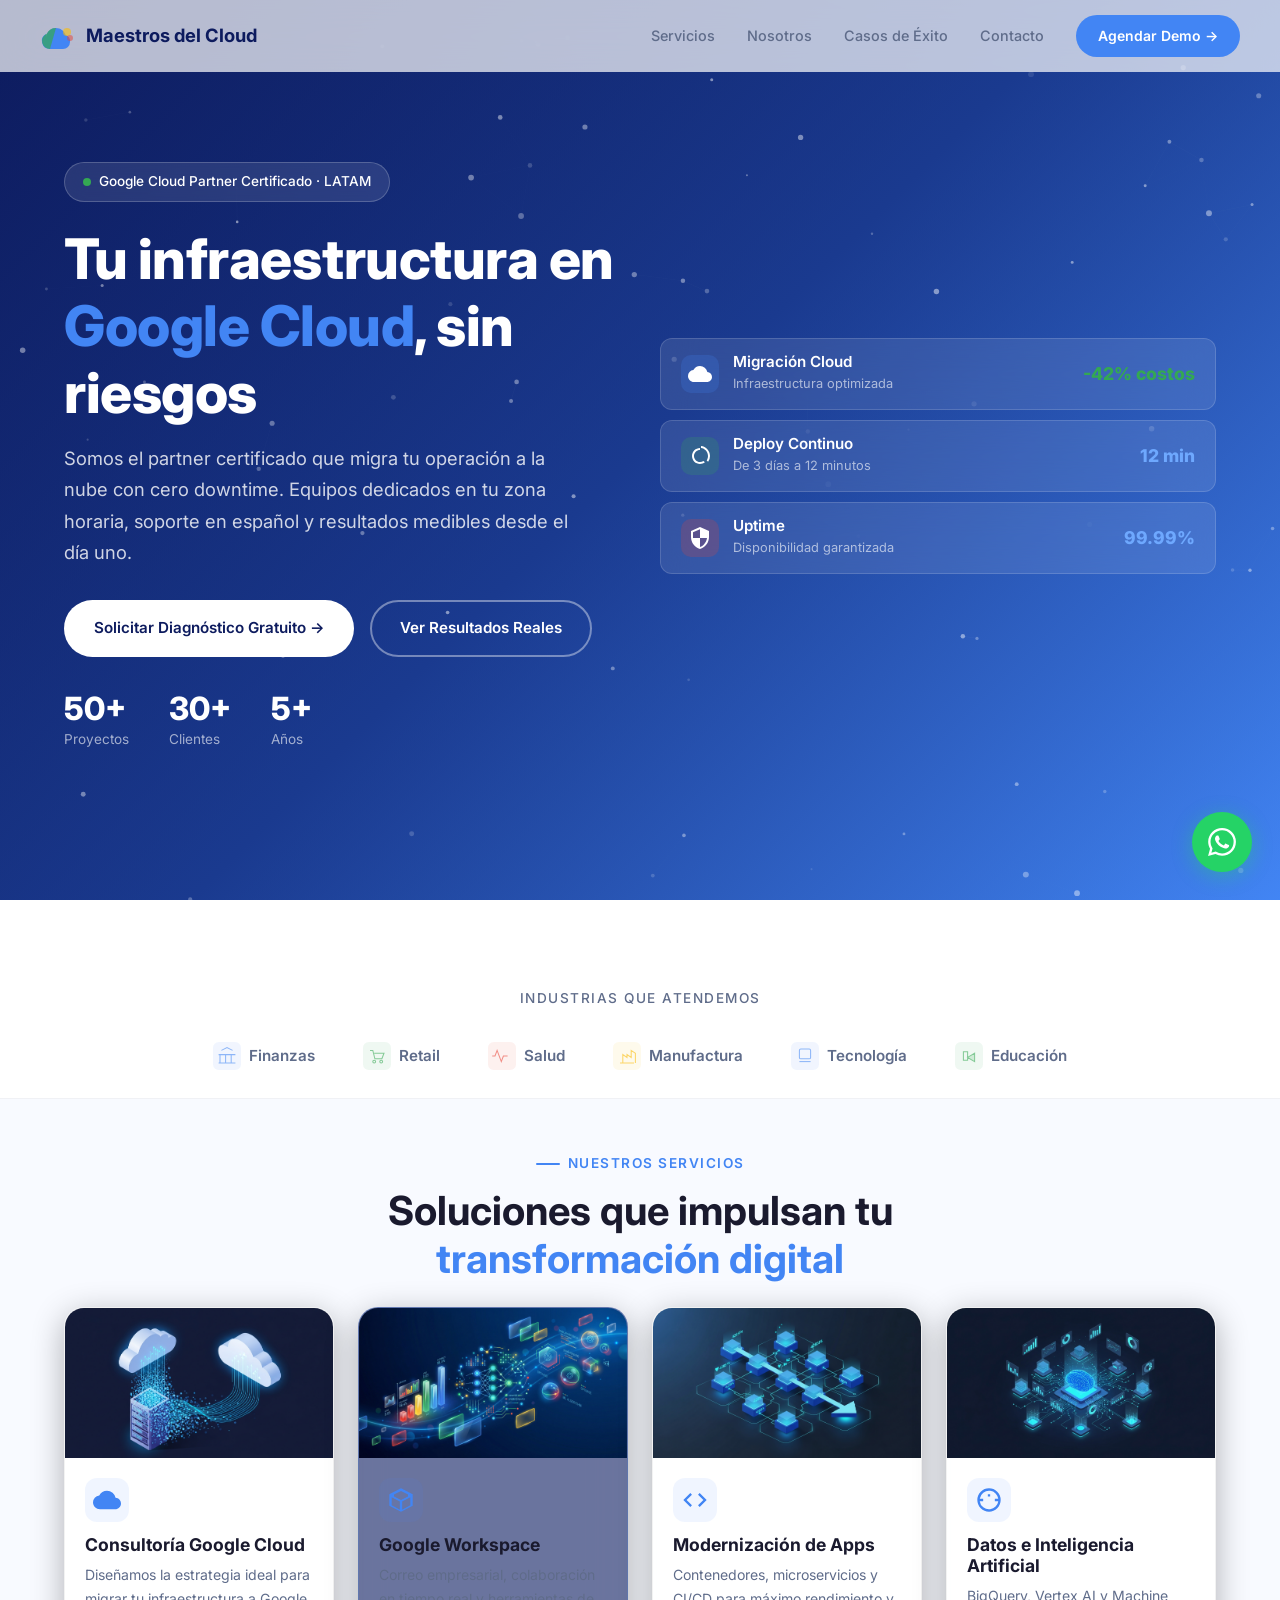
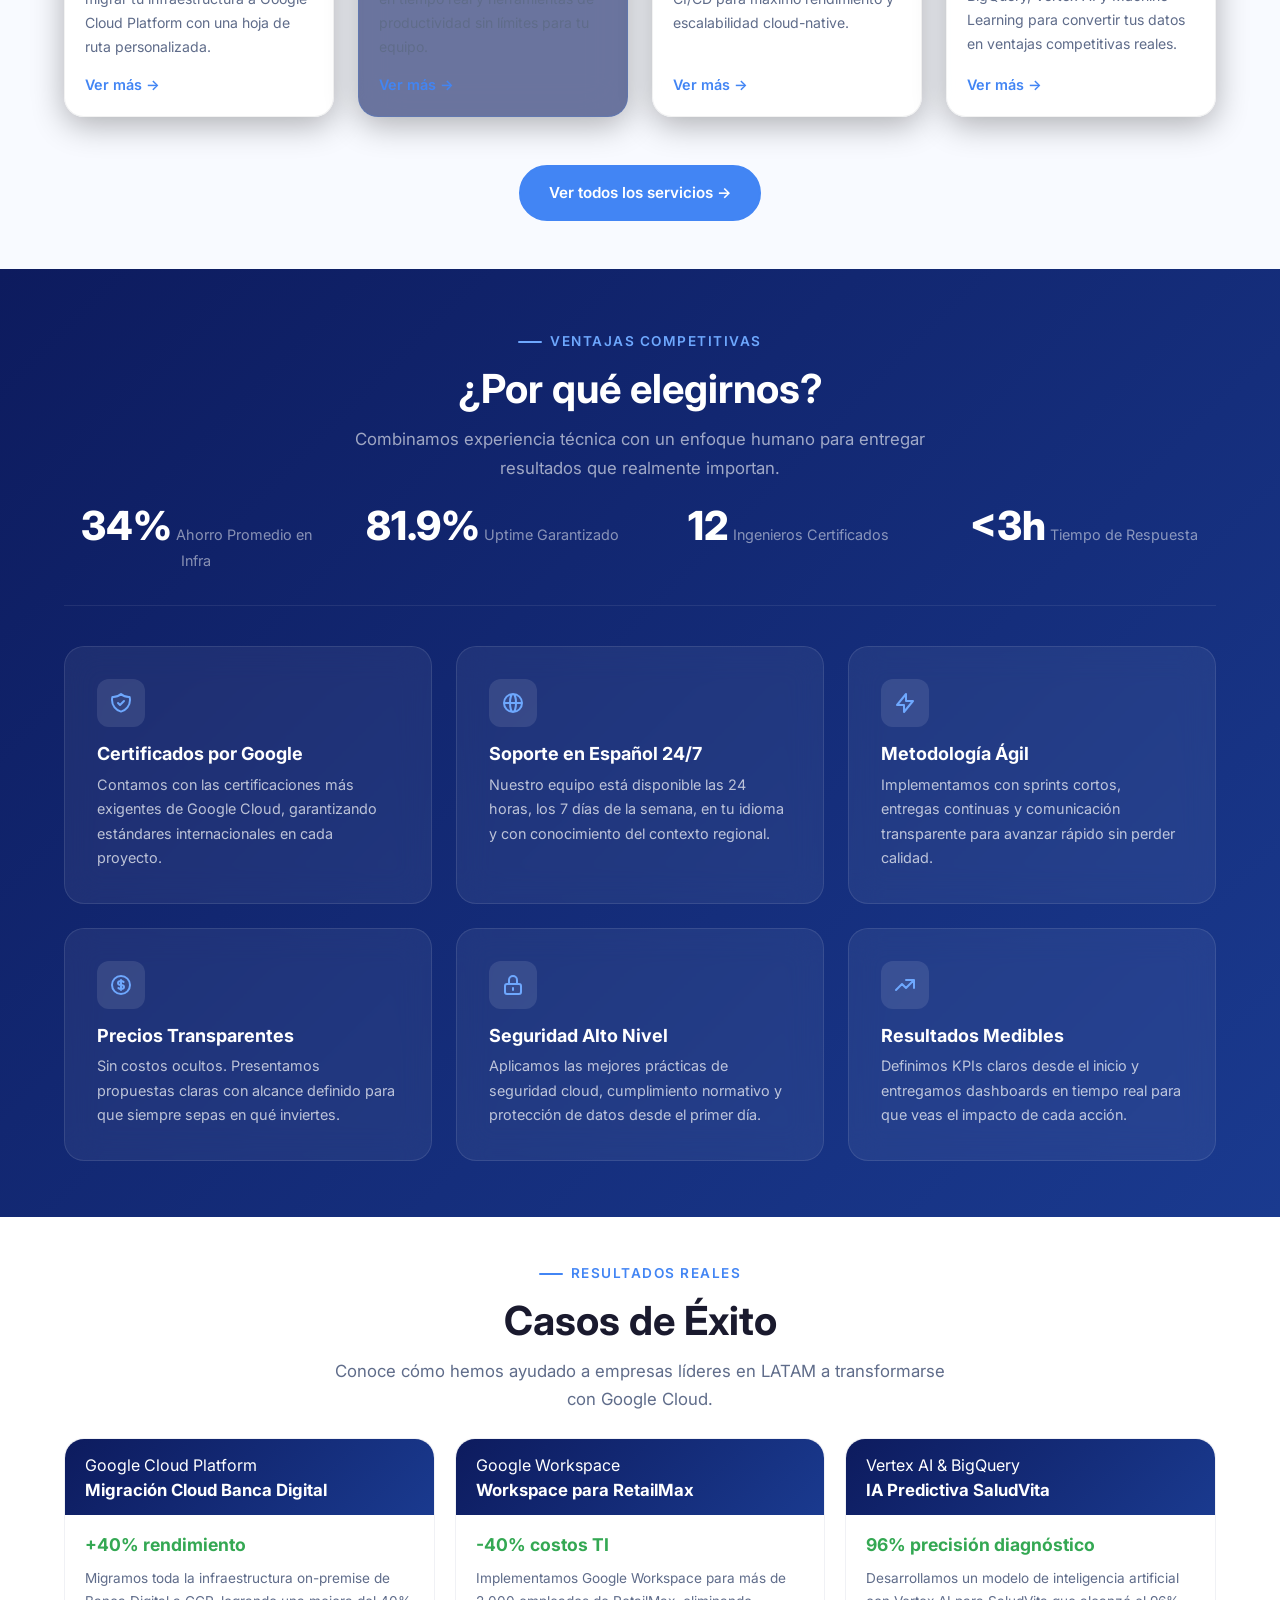
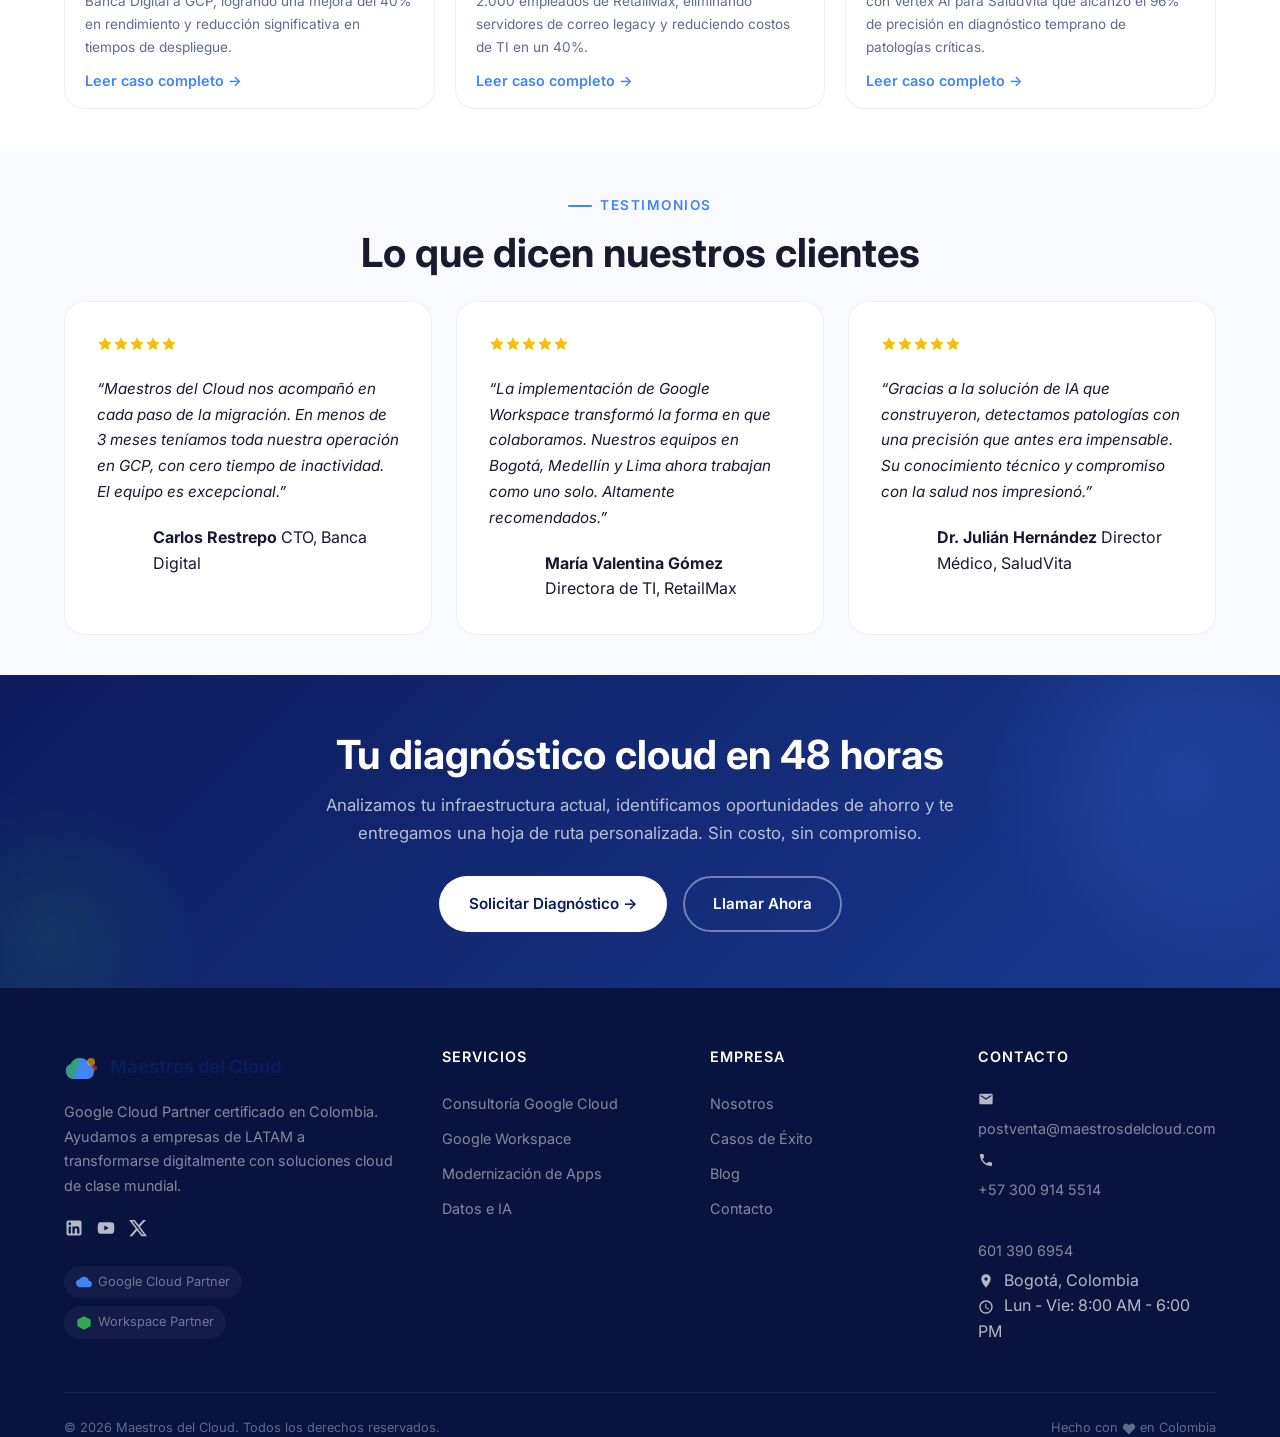
<file: index.html>
<!DOCTYPE html>
<html lang="es">
<head>
  <meta charset="UTF-8">
  <meta name="viewport" content="width=device-width, initial-scale=1.0">
  <meta name="description" content="Maestros del Cloud — Google Cloud Partner en Colombia. Consultoría, migración, modernización y soporte en Google Cloud para empresas de LATAM.">
  <meta name="keywords" content="Google Cloud, Partner, Colombia, consultoría cloud, migración, Google Workspace, LATAM">
  <meta name="author" content="Maestros del Cloud">
  <title>Maestros del Cloud — Google Cloud Partner Colombia</title>
  <link rel="icon" type="image/svg+xml" href="data:image/svg+xml,<svg xmlns='http://www.w3.org/2000/svg' width='32' height='32' viewBox='0 0 36 36'><path d='M6 20c0-5.523 4.477-10 10-10 4.4 0 8.1 2.8 9.5 6.7A7 7 0 0130 24a7 7 0 01-7 7H10a8 8 0 01-4-15z' fill='%234285F4'/><path d='M10 31a8 8 0 01-3.2-15.3A10 10 0 0116 10' fill='%2334A853' opacity='0.7'/><circle cx='27' cy='14' r='4' fill='%23FBBC05' opacity='0.6'/></svg>">
  <link rel="preconnect" href="https://fonts.googleapis.com">
  <link rel="preconnect" href="https://fonts.gstatic.com" crossorigin>
  <link href="https://fonts.googleapis.com/css2?family=Inter:wght@400;500;600;700;800&display=swap" rel="stylesheet">
  <link rel="stylesheet" href="styles.css">
</head>
<body>

  <!-- ============ NAVBAR ============ -->
  <nav class="navbar">
    <div class="nav-inner">
      <a href="index.html" class="nav-logo">
        <svg width="36" height="36" viewBox="0 0 36 36" fill="none" xmlns="http://www.w3.org/2000/svg">
          <path d="M6 20c0-5.523 4.477-10 10-10 4.4 0 8.1 2.8 9.5 6.7A7 7 0 0130 24a7 7 0 01-7 7H10a8 8 0 01-4-15z" fill="#4285F4"/>
          <path d="M10 31a8 8 0 01-3.2-15.3A10 10 0 0116 10" fill="#34A853" opacity="0.7"/>
          <circle cx="27" cy="14" r="4" fill="#FBBC05" opacity="0.6"/>
          <circle cx="30" cy="20" r="3" fill="#EA4335" opacity="0.5"/>
        </svg>
        <span>Maestros del Cloud</span>
      </a>
      <div class="nav-links">
        <a href="servicios.html">Servicios</a>
        <a href="nosotros.html">Nosotros</a>
        <a href="casos.html">Casos de Éxito</a>
        <a href="contacto.html">Contacto</a>
        <a href="contacto.html" class="nav-cta">Agendar Demo &rarr;</a>
      </div>
      <button class="hamburger" aria-label="Menú">
        <span></span><span></span><span></span>
      </button>
    </div>
  </nav>

  <!-- ============ HERO ============ -->
  <section class="hero">
    <video class="hero-video-bg" autoplay muted loop playsinline>
      <source src="assets/hero-video.mp4" type="video/mp4">
    </video>
    <div class="hero-video-overlay"></div>
    <canvas id="hero-particles" class="hero-canvas"></canvas>
    <div class="container hero-grid">
      <div class="hero-content">
        <div class="hero-badge reveal">
          <span class="dot"></span>
          Google Cloud Partner Certificado &middot; LATAM
        </div>
        <h1 class="reveal reveal-delay-1">Tu infraestructura en <span class="accent-text">Google Cloud</span>, sin riesgos</h1>
        <p class="hero-subtitle reveal reveal-delay-2">Somos el partner certificado que migra tu operaci&oacute;n a la nube con cero downtime. Equipos dedicados en tu zona horaria, soporte en espa&ntilde;ol y resultados medibles desde el d&iacute;a uno.</p>
        <div class="hero-buttons reveal reveal-delay-3">
          <a href="contacto.html" class="btn btn-primary">Solicitar Diagn&oacute;stico Gratuito &rarr;</a>
          <a href="casos.html" class="btn btn-outline">Ver Resultados Reales</a>
        </div>
        <div class="hero-stats reveal reveal-delay-4">
          <div class="hero-stat">
            <span class="hero-stat-number" data-count="50" data-suffix="+">0</span>
            <span class="hero-stat-label">Proyectos</span>
          </div>
          <div class="hero-stat">
            <span class="hero-stat-number" data-count="30" data-suffix="+">0</span>
            <span class="hero-stat-label">Clientes</span>
          </div>
          <div class="hero-stat">
            <span class="hero-stat-number" data-count="5" data-suffix="+">0</span>
            <span class="hero-stat-label">Años</span>
          </div>
        </div>
      </div>
      <div class="hero-visual">
        <div class="float-card reveal reveal-delay-1">
          <div class="float-card-icon blue">
            <svg width="24" height="24" viewBox="0 0 24 24" fill="none"><path d="M19.35 10.04A7.49 7.49 0 0012 4C9.11 4 6.6 5.64 5.35 8.04A5.994 5.994 0 000 14c0 3.31 2.69 6 6 6h13c2.76 0 5-2.24 5-5 0-2.64-2.05-4.78-4.65-4.96z" fill="currentColor"/></svg>
          </div>
          <div class="float-card-text">
            <h4>Migración Cloud</h4>
            <p>Infraestructura optimizada</p>
          </div>
          <span class="float-card-value green">-42% costos</span>
        </div>
        <div class="float-card reveal reveal-delay-2">
          <div class="float-card-icon green">
            <svg width="24" height="24" viewBox="0 0 24 24" fill="none"><path d="M13 2.05v2.02c3.95.49 7 3.85 7 7.93 0 1.62-.48 3.13-1.32 4.39l1.46 1.46A9.96 9.96 0 0022 12c0-5.18-3.95-9.45-9-9.95zM12 4c-4.42 0-8 3.58-8 8s3.58 8 8 8c1.85 0 3.55-.63 4.9-1.69l-1.43-1.43A5.96 5.96 0 0112 18c-3.31 0-6-2.69-6-6s2.69-6 6-6V4z" fill="currentColor"/></svg>
          </div>
          <div class="float-card-text">
            <h4>Deploy Continuo</h4>
            <p>De 3 d&iacute;as a 12 minutos</p>
          </div>
          <span class="float-card-value blue">12 min</span>
        </div>
        <div class="float-card reveal reveal-delay-3">
          <div class="float-card-icon red">
            <svg width="24" height="24" viewBox="0 0 24 24" fill="none"><path d="M12 1L3 5v6c0 5.55 3.84 10.74 9 12 5.16-1.26 9-6.45 9-12V5l-9-4zm0 10.99h7c-.53 4.12-3.28 7.79-7 8.94V12H5V6.3l7-3.11v8.8z" fill="currentColor"/></svg>
          </div>
          <div class="float-card-text">
            <h4>Uptime</h4>
            <p>Disponibilidad garantizada</p>
          </div>
          <span class="float-card-value red">99.99%</span>
        </div>
      </div>
    </div>
  </section>

  <!-- Wave divider -->
  <div class="wave-divider">
    <svg viewBox="0 0 1440 60" preserveAspectRatio="none" fill="#ffffff">
      <path d="M0,60 C360,0 1080,0 1440,60 L1440,60 L0,60 Z"/>
    </svg>
  </div>

  <!-- ============ LOGOS BANNER ============ -->
  <section class="logos-section">
    <div class="container">
      <p class="logos-title reveal">Industrias que atendemos</p>
      <div class="logos-grid">
        <div class="logo-item reveal reveal-delay-1">
          <svg width="40" height="40" viewBox="0 0 40 40" fill="none"><rect width="40" height="40" rx="8" fill="#E8F0FE"/><path d="M8 30h24M8 18h24M12 12l8-4 8 4M10 18v12m8-12v12m8-12v12" stroke="#4285F4" stroke-width="1.5" fill="none"/></svg>
          <span>Finanzas</span>
        </div>
        <div class="logo-item reveal reveal-delay-1">
          <svg width="40" height="40" viewBox="0 0 40 40" fill="none"><rect width="40" height="40" rx="8" fill="#E6F4EA"/><circle cx="16" cy="28" r="2" stroke="#34A853" stroke-width="1.5" fill="none"/><circle cx="26" cy="28" r="2" stroke="#34A853" stroke-width="1.5" fill="none"/><path d="M10 12h4l3 12h10l3-8H16" stroke="#34A853" stroke-width="1.5" fill="none"/></svg>
          <span>Retail</span>
        </div>
        <div class="logo-item reveal reveal-delay-2">
          <svg width="40" height="40" viewBox="0 0 40 40" fill="none"><rect width="40" height="40" rx="8" fill="#FCE8E6"/><path d="M28 20h-6l-3 8-6-16-3 8h-4" stroke="#EA4335" stroke-width="1.5" fill="none"/></svg>
          <span>Salud</span>
        </div>
        <div class="logo-item reveal reveal-delay-2">
          <svg width="40" height="40" viewBox="0 0 40 40" fill="none"><rect width="40" height="40" rx="8" fill="#FEF7E0"/><path d="M10 30h20M14 30V18l6 4V18l6 4V12l6 4v14" stroke="#FBBC05" stroke-width="1.5" fill="none"/></svg>
          <span>Manufactura</span>
        </div>
        <div class="logo-item reveal reveal-delay-3">
          <svg width="40" height="40" viewBox="0 0 40 40" fill="none"><rect width="40" height="40" rx="8" fill="#E8F0FE"/><rect x="12" y="10" width="16" height="14" rx="2" stroke="#4285F4" stroke-width="1.5" fill="none"/><line x1="12" y1="28" x2="28" y2="28" stroke="#4285F4" stroke-width="1.5"/></svg>
          <span>Tecnolog&iacute;a</span>
        </div>
        <div class="logo-item reveal reveal-delay-3">
          <svg width="40" height="40" viewBox="0 0 40 40" fill="none"><rect width="40" height="40" rx="8" fill="#E6F4EA"/><path d="M28 16l-10 6 10 6V16z" fill="#34A853" opacity="0.3"/><path d="M28 16l-10 6 10 6V16zM12 14h6v12h-6z" stroke="#34A853" stroke-width="1.5" fill="none"/></svg>
          <span>Educaci&oacute;n</span>
        </div>
      </div>
    </div>
  </section>

  <!-- ============ SERVICES ============ -->
  <section class="bg-light" id="servicios">
    <div class="container">
      <div class="section-header">
        <span class="section-label reveal">Nuestros Servicios</span>
        <h2 class="reveal reveal-delay-1">Soluciones que impulsan tu <span class="accent-text">transformación digital</span></h2>
      </div>
      <div class="services-grid">
        <div class="card card-with-image reveal reveal-delay-1 dark-glass-panel" style="background: rgba(255,255,255,0.9); border: 1px solid rgba(0,0,0,0.05); color: var(--text-dark);">
          <div class="card-image">
            <img src="assets/svc-cloud.png" alt="Consultoría Google Cloud - infraestructura cloud" loading="lazy" width="600" height="338">
          </div>
          <div class="card-body">
            <div class="card-icon blue">
              <svg width="28" height="28" viewBox="0 0 24 24" fill="none"><path d="M19.35 10.04A7.49 7.49 0 0012 4C9.11 4 6.6 5.64 5.35 8.04A5.994 5.994 0 000 14c0 3.31 2.69 6 6 6h13c2.76 0 5-2.24 5-5 0-2.64-2.05-4.78-4.65-4.96z" fill="currentColor"/></svg>
            </div>
            <h3>Consultoría Google Cloud</h3>
            <p>Diseñamos la estrategia ideal para migrar tu infraestructura a Google Cloud Platform con una hoja de ruta personalizada.</p>
            <a href="servicios.html" class="card-link">Ver más &rarr;</a>
          </div>
        </div>
        <div class="card card-with-image reveal reveal-delay-2 dark-glass-panel">
          <div class="card-image">
            <img src="assets/services-data.jpg" alt="Data Analytics & Machine Learning - Visualización Abstracta" loading="lazy" width="600" height="338" style="object-fit: cover;">
          </div>
          <div class="card-body">
            <div class="card-icon green">
              <svg width="28" height="28" viewBox="0 0 24 24" fill="none"><path d="M12 2L2 7v10l10 5 10-5V7L12 2zm0 2.18l6 3V9l-6 3-6-3V7.18l6-3zM4 16.54V9.73l7 3.5v7.04l-7-3.73zm9 3.73v-7.04l7-3.5v6.81l-7 3.73z" fill="currentColor"/></svg>
            </div>
            <h3>Google Workspace</h3>
            <p>Correo empresarial, colaboración en tiempo real y herramientas de productividad sin límites para tu equipo.</p>
            <a href="servicios.html" class="card-link">Ver más &rarr;</a>
          </div>
        </div>
        <div class="card card-with-image reveal reveal-delay-3 dark-glass-panel" style="background: rgba(255,255,255,0.9); border: 1px solid rgba(0,0,0,0.05); color: var(--text-dark);">
          <div class="card-image">
            <img src="assets/svc-apps.png" alt="Modernización de aplicaciones - contenedores y microservicios" loading="lazy" width="600" height="338">
          </div>
          <div class="card-body">
            <div class="card-icon yellow">
              <svg width="28" height="28" viewBox="0 0 24 24" fill="none"><path d="M9.4 16.6L4.8 12l4.6-4.6L8 6l-6 6 6 6 1.4-1.4zm5.2 0l4.6-4.6-4.6-4.6L16 6l6 6-6 6-1.4-1.4z" fill="currentColor"/></svg>
            </div>
            <h3>Modernización de Apps</h3>
            <p>Contenedores, microservicios y CI/CD para máximo rendimiento y escalabilidad cloud-native.</p>
            <a href="servicios.html" class="card-link">Ver más &rarr;</a>
          </div>
        </div>
        <div class="card card-with-image reveal reveal-delay-4 dark-glass-panel" style="background: rgba(255,255,255,0.9); border: 1px solid rgba(0,0,0,0.05); color: var(--text-dark);">
          <div class="card-image">
            <img src="assets/svc-data.png" alt="Datos e Inteligencia Artificial - BigQuery y Vertex AI" loading="lazy" width="600" height="338">
          </div>
          <div class="card-body">
            <div class="card-icon red">
              <svg width="28" height="28" viewBox="0 0 24 24" fill="none"><path d="M12 2a10 10 0 100 20 10 10 0 000-20zm1 17.93A8.001 8.001 0 014.07 13H7v-2H4.07A8.001 8.001 0 0113 4.07V7h-2v2h2V4.07A8.001 8.001 0 0119.93 11H17v2h2.93A8.001 8.001 0 0113 19.93z" fill="currentColor"/></svg>
            </div>
            <h3>Datos e Inteligencia Artificial</h3>
            <p>BigQuery, Vertex AI y Machine Learning para convertir tus datos en ventajas competitivas reales.</p>
            <a href="servicios.html" class="card-link">Ver más &rarr;</a>
          </div>
        </div>
      </div>
      <div class="section-cta reveal">
        <a href="servicios.html" class="btn btn-accent">Ver todos los servicios &rarr;</a>
      </div>
    </div>
  </section>

  <!-- ============ POR QUÉ NOSOTROS (with stats merged) ============ -->
  <section class="bg-dark" id="por-que">
    <div class="container">
      <div class="section-header">
        <span class="section-label reveal">Ventajas Competitivas</span>
        <h2 class="reveal reveal-delay-1">&iquest;Por qué elegirnos?</h2>
        <p class="section-subtitle reveal reveal-delay-2">Combinamos experiencia técnica con un enfoque humano para entregar resultados que realmente importan.</p>
      </div>
      <div class="stats-grid stats-grid-dark reveal">
        <div class="stat-item">
          <span class="stat-number" data-count="42" data-suffix="%">0</span>
          <span class="stat-label">Ahorro Promedio en Infra</span>
        </div>
        <div class="stat-item">
          <span class="stat-number" data-count="99" data-suffix=".9%">0</span>
          <span class="stat-label">Uptime Garantizado</span>
        </div>
        <div class="stat-item">
          <span class="stat-number" data-count="15" data-suffix="">0</span>
          <span class="stat-label">Ingenieros Certificados</span>
        </div>
        <div class="stat-item">
          <span class="stat-number" data-prefix="&lt;" data-count="4" data-suffix="h">0</span>
          <span class="stat-label">Tiempo de Respuesta</span>
        </div>
      </div>
      <div class="grid-3">
        <div class="glass-card reveal reveal-delay-1">
          <span class="glass-card-icon"><svg width="24" height="24" viewBox="0 0 24 24" fill="none"><path d="M9 12l2 2 4-4m5.618-4.016A11.955 11.955 0 0112 2.944a11.955 11.955 0 01-8.618 3.04A12.02 12.02 0 003 9c0 5.591 3.824 10.29 9 11.622 5.176-1.332 9-6.03 9-11.622 0-1.042-.133-2.052-.382-3.016z" stroke="currentColor" stroke-width="2" stroke-linecap="round" stroke-linejoin="round"/></svg></span>
          <h4>Certificados por Google</h4>
          <p>Contamos con las certificaciones más exigentes de Google Cloud, garantizando estándares internacionales en cada proyecto.</p>
        </div>
        <div class="glass-card reveal reveal-delay-2">
          <span class="glass-card-icon"><svg width="24" height="24" viewBox="0 0 24 24" fill="none"><path d="M21 12a9 9 0 01-9 9m9-9a9 9 0 00-9-9m9 9H3m9 9a9 9 0 01-9-9m9 9c1.657 0 3-4.03 3-9s-1.343-9-3-9m0 18c-1.657 0-3-4.03-3-9s1.343-9 3-9m-9 9a9 9 0 019-9" stroke="currentColor" stroke-width="2" stroke-linecap="round" stroke-linejoin="round"/></svg></span>
          <h4>Soporte en Español 24/7</h4>
          <p>Nuestro equipo está disponible las 24 horas, los 7 días de la semana, en tu idioma y con conocimiento del contexto regional.</p>
        </div>
        <div class="glass-card reveal reveal-delay-3">
          <span class="glass-card-icon"><svg width="24" height="24" viewBox="0 0 24 24" fill="none"><path d="M13 10V3L4 14h7v7l9-11h-7z" stroke="currentColor" stroke-width="2" stroke-linecap="round" stroke-linejoin="round"/></svg></span>
          <h4>Metodología Ágil</h4>
          <p>Implementamos con sprints cortos, entregas continuas y comunicación transparente para avanzar rápido sin perder calidad.</p>
        </div>
        <div class="glass-card reveal reveal-delay-1">
          <span class="glass-card-icon"><svg width="24" height="24" viewBox="0 0 24 24" fill="none"><path d="M12 8c-1.657 0-3 .895-3 2s1.343 2 3 2 3 .895 3 2-1.343 2-3 2m0-8c1.11 0 2.08.402 2.599 1M12 8V7m0 1v8m0 0v1m0-1c-1.11 0-2.08-.402-2.599-1M21 12a9 9 0 11-18 0 9 9 0 0118 0z" stroke="currentColor" stroke-width="2" stroke-linecap="round" stroke-linejoin="round"/></svg></span>
          <h4>Precios Transparentes</h4>
          <p>Sin costos ocultos. Presentamos propuestas claras con alcance definido para que siempre sepas en qué inviertes.</p>
        </div>
        <div class="glass-card reveal reveal-delay-2">
          <span class="glass-card-icon"><svg width="24" height="24" viewBox="0 0 24 24" fill="none"><path d="M12 15v2m-6 4h12a2 2 0 002-2v-6a2 2 0 00-2-2H6a2 2 0 00-2 2v6a2 2 0 002 2zm10-10V7a4 4 0 00-8 0v4h8z" stroke="currentColor" stroke-width="2" stroke-linecap="round" stroke-linejoin="round"/></svg></span>
          <h4>Seguridad Alto Nivel</h4>
          <p>Aplicamos las mejores prácticas de seguridad cloud, cumplimiento normativo y protección de datos desde el primer día.</p>
        </div>
        <div class="glass-card reveal reveal-delay-3">
          <span class="glass-card-icon"><svg width="24" height="24" viewBox="0 0 24 24" fill="none"><path d="M13 7h8m0 0v8m0-8l-8 8-4-4-6 6" stroke="currentColor" stroke-width="2" stroke-linecap="round" stroke-linejoin="round"/></svg></span>
          <h4>Resultados Medibles</h4>
          <p>Definimos KPIs claros desde el inicio y entregamos dashboards en tiempo real para que veas el impacto de cada acción.</p>
        </div>
      </div>
    </div>
  </section>

  <!-- ============ CASES PREVIEW ============ -->
  <section id="casos">
    <div class="container">
      <div class="section-header">
        <span class="section-label reveal">Resultados Reales</span>
        <h2 class="reveal reveal-delay-1">Casos de Éxito</h2>
        <p class="section-subtitle reveal reveal-delay-2">Conoce cómo hemos ayudado a empresas líderes en LATAM a transformarse con Google Cloud.</p>
      </div>
      <div class="cases-grid">
        <div class="case-card reveal reveal-delay-1">
          <div class="case-card-header">
            <span class="case-tag">Google Cloud Platform</span>
            <h4>Migración Cloud Banca Digital</h4>
          </div>
          <div class="case-card-body">
            <span class="case-result">+40% rendimiento</span>
            <p>Migramos toda la infraestructura on-premise de Banca Digital a GCP, logrando una mejora del 40% en rendimiento y reducción significativa en tiempos de despliegue.</p>
            <a href="casos.html" class="card-link">Leer caso completo &rarr;</a>
          </div>
        </div>
        <div class="case-card reveal reveal-delay-2">
          <div class="case-card-header">
            <span class="case-tag">Google Workspace</span>
            <h4>Workspace para RetailMax</h4>
          </div>
          <div class="case-card-body">
            <span class="case-result">-40% costos TI</span>
            <p>Implementamos Google Workspace para más de 2.000 empleados de RetailMax, eliminando servidores de correo legacy y reduciendo costos de TI en un 40%.</p>
            <a href="casos.html" class="card-link">Leer caso completo &rarr;</a>
          </div>
        </div>
        <div class="case-card reveal reveal-delay-3">
          <div class="case-card-header">
            <span class="case-tag">Vertex AI &amp; BigQuery</span>
            <h4>IA Predictiva SaludVita</h4>
          </div>
          <div class="case-card-body">
            <span class="case-result">96% precisión diagnóstico</span>
            <p>Desarrollamos un modelo de inteligencia artificial con Vertex AI para SaludVita que alcanzó el 96% de precisión en diagnóstico temprano de patologías críticas.</p>
            <a href="casos.html" class="card-link">Leer caso completo &rarr;</a>
          </div>
        </div>
      </div>
    </div>
  </section>

  <!-- ============ TESTIMONIALS ============ -->
  <section class="bg-light" id="testimonios">
    <div class="container">
      <div class="section-header">
        <span class="section-label reveal">Testimonios</span>
        <h2 class="reveal reveal-delay-1">Lo que dicen nuestros clientes</h2>
      </div>
      <div class="testimonials-grid">
        <div class="testimonial-card reveal reveal-delay-1">
          <div class="testimonial-stars"><svg width="16" height="16" viewBox="0 0 24 24" fill="currentColor"><path d="M12 2l3.09 6.26L22 9.27l-5 4.87 1.18 6.88L12 17.77l-6.18 3.25L7 14.14 2 9.27l6.91-1.01L12 2z"/></svg><svg width="16" height="16" viewBox="0 0 24 24" fill="currentColor"><path d="M12 2l3.09 6.26L22 9.27l-5 4.87 1.18 6.88L12 17.77l-6.18 3.25L7 14.14 2 9.27l6.91-1.01L12 2z"/></svg><svg width="16" height="16" viewBox="0 0 24 24" fill="currentColor"><path d="M12 2l3.09 6.26L22 9.27l-5 4.87 1.18 6.88L12 17.77l-6.18 3.25L7 14.14 2 9.27l6.91-1.01L12 2z"/></svg><svg width="16" height="16" viewBox="0 0 24 24" fill="currentColor"><path d="M12 2l3.09 6.26L22 9.27l-5 4.87 1.18 6.88L12 17.77l-6.18 3.25L7 14.14 2 9.27l6.91-1.01L12 2z"/></svg><svg width="16" height="16" viewBox="0 0 24 24" fill="currentColor"><path d="M12 2l3.09 6.26L22 9.27l-5 4.87 1.18 6.88L12 17.77l-6.18 3.25L7 14.14 2 9.27l6.91-1.01L12 2z"/></svg></div>
          <blockquote>&ldquo;Maestros del Cloud nos acompañó en cada paso de la migración. En menos de 3 meses teníamos toda nuestra operación en GCP, con cero tiempo de inactividad. El equipo es excepcional.&rdquo;</blockquote>
          <div class="testimonial-author">
            <div class="testimonial-avatar blue">CR</div>
            <div>
              <strong>Carlos Restrepo</strong>
              <span>CTO, Banca Digital</span>
            </div>
          </div>
        </div>
        <div class="testimonial-card reveal reveal-delay-2">
          <div class="testimonial-stars"><svg width="16" height="16" viewBox="0 0 24 24" fill="currentColor"><path d="M12 2l3.09 6.26L22 9.27l-5 4.87 1.18 6.88L12 17.77l-6.18 3.25L7 14.14 2 9.27l6.91-1.01L12 2z"/></svg><svg width="16" height="16" viewBox="0 0 24 24" fill="currentColor"><path d="M12 2l3.09 6.26L22 9.27l-5 4.87 1.18 6.88L12 17.77l-6.18 3.25L7 14.14 2 9.27l6.91-1.01L12 2z"/></svg><svg width="16" height="16" viewBox="0 0 24 24" fill="currentColor"><path d="M12 2l3.09 6.26L22 9.27l-5 4.87 1.18 6.88L12 17.77l-6.18 3.25L7 14.14 2 9.27l6.91-1.01L12 2z"/></svg><svg width="16" height="16" viewBox="0 0 24 24" fill="currentColor"><path d="M12 2l3.09 6.26L22 9.27l-5 4.87 1.18 6.88L12 17.77l-6.18 3.25L7 14.14 2 9.27l6.91-1.01L12 2z"/></svg><svg width="16" height="16" viewBox="0 0 24 24" fill="currentColor"><path d="M12 2l3.09 6.26L22 9.27l-5 4.87 1.18 6.88L12 17.77l-6.18 3.25L7 14.14 2 9.27l6.91-1.01L12 2z"/></svg></div>
          <blockquote>&ldquo;La implementación de Google Workspace transformó la forma en que colaboramos. Nuestros equipos en Bogotá, Medellín y Lima ahora trabajan como uno solo. Altamente recomendados.&rdquo;</blockquote>
          <div class="testimonial-author">
            <div class="testimonial-avatar green">MV</div>
            <div>
              <strong>María Valentina Gómez</strong>
              <span>Directora de TI, RetailMax</span>
            </div>
          </div>
        </div>
        <div class="testimonial-card reveal reveal-delay-3">
          <div class="testimonial-stars"><svg width="16" height="16" viewBox="0 0 24 24" fill="currentColor"><path d="M12 2l3.09 6.26L22 9.27l-5 4.87 1.18 6.88L12 17.77l-6.18 3.25L7 14.14 2 9.27l6.91-1.01L12 2z"/></svg><svg width="16" height="16" viewBox="0 0 24 24" fill="currentColor"><path d="M12 2l3.09 6.26L22 9.27l-5 4.87 1.18 6.88L12 17.77l-6.18 3.25L7 14.14 2 9.27l6.91-1.01L12 2z"/></svg><svg width="16" height="16" viewBox="0 0 24 24" fill="currentColor"><path d="M12 2l3.09 6.26L22 9.27l-5 4.87 1.18 6.88L12 17.77l-6.18 3.25L7 14.14 2 9.27l6.91-1.01L12 2z"/></svg><svg width="16" height="16" viewBox="0 0 24 24" fill="currentColor"><path d="M12 2l3.09 6.26L22 9.27l-5 4.87 1.18 6.88L12 17.77l-6.18 3.25L7 14.14 2 9.27l6.91-1.01L12 2z"/></svg><svg width="16" height="16" viewBox="0 0 24 24" fill="currentColor"><path d="M12 2l3.09 6.26L22 9.27l-5 4.87 1.18 6.88L12 17.77l-6.18 3.25L7 14.14 2 9.27l6.91-1.01L12 2z"/></svg></div>
          <blockquote>&ldquo;Gracias a la solución de IA que construyeron, detectamos patologías con una precisión que antes era impensable. Su conocimiento técnico y compromiso con la salud nos impresionó.&rdquo;</blockquote>
          <div class="testimonial-author">
            <div class="testimonial-avatar red">JH</div>
            <div>
              <strong>Dr. Julián Hernández</strong>
              <span>Director Médico, SaludVita</span>
            </div>
          </div>
        </div>
      </div>
    </div>
  </section>

  <!-- ============ CTA ============ -->
  <section class="cta-section">
    <div class="container">
      <div class="cta-content reveal">
        <h2>Tu diagn&oacute;stico cloud en 48 horas</h2>
        <p>Analizamos tu infraestructura actual, identificamos oportunidades de ahorro y te entregamos una hoja de ruta personalizada. Sin costo, sin compromiso.</p>
        <div class="cta-buttons">
          <a href="contacto.html" class="btn btn-primary">Solicitar Diagn&oacute;stico &rarr;</a>
          <a href="tel:+573009145514" class="btn btn-outline">Llamar Ahora</a>
        </div>
      </div>
    </div>
  </section>

  <!-- ============ FOOTER ============ -->
  <footer class="footer">
    <div class="container">
      <div class="footer-grid">
        <div class="footer-brand">
          <a href="index.html" class="nav-logo">
            <svg width="36" height="36" viewBox="0 0 36 36" fill="none" xmlns="http://www.w3.org/2000/svg">
              <path d="M6 20c0-5.523 4.477-10 10-10 4.4 0 8.1 2.8 9.5 6.7A7 7 0 0130 24a7 7 0 01-7 7H10a8 8 0 01-4-15z" fill="#4285F4"/>
              <path d="M10 31a8 8 0 01-3.2-15.3A10 10 0 0116 10" fill="#34A853" opacity="0.7"/>
              <circle cx="27" cy="14" r="4" fill="#FBBC05" opacity="0.6"/>
              <circle cx="30" cy="20" r="3" fill="#EA4335" opacity="0.5"/>
            </svg>
            <span>Maestros del Cloud</span>
          </a>
          <p>Google Cloud Partner certificado en Colombia. Ayudamos a empresas de LATAM a transformarse digitalmente con soluciones cloud de clase mundial.</p>
          <div class="footer-socials">
            <a href="#" aria-label="LinkedIn" target="_blank" rel="noopener noreferrer">
              <svg width="20" height="20" viewBox="0 0 24 24" fill="currentColor"><path d="M19 3a2 2 0 012 2v14a2 2 0 01-2 2H5a2 2 0 01-2-2V5a2 2 0 012-2h14m-.5 15.5v-5.3a3.26 3.26 0 00-3.26-3.26c-.85 0-1.84.52-2.32 1.3v-1.11h-2.79v8.37h2.79v-4.93c0-.77.62-1.4 1.39-1.4a1.4 1.4 0 011.4 1.4v4.93h2.79M6.88 8.56a1.68 1.68 0 001.68-1.68c0-.93-.75-1.69-1.68-1.69a1.69 1.69 0 00-1.69 1.69c0 .93.76 1.68 1.69 1.68m1.39 9.94v-8.37H5.5v8.37h2.77z"/></svg>
            </a>
            <a href="#" aria-label="YouTube" target="_blank" rel="noopener noreferrer">
              <svg width="20" height="20" viewBox="0 0 24 24" fill="currentColor"><path d="M10 15l5.19-3L10 9v6m11.56-7.83c.13.47.22 1.1.28 1.9.07.8.1 1.49.1 2.09L22 12c0 2.19-.16 3.8-.44 4.83-.25.9-.83 1.48-1.73 1.73-.47.13-1.33.22-2.65.28-1.3.07-2.49.1-3.59.1L12 19c-4.19 0-6.8-.16-7.83-.44-.9-.25-1.48-.83-1.73-1.73-.13-.47-.22-1.1-.28-1.9-.07-.8-.1-1.49-.1-2.09L2 12c0-2.19.16-3.8.44-4.83.25-.9.83-1.48 1.73-1.73.47-.13 1.33-.22 2.65-.28 1.3-.07 2.49-.1 3.59-.1L12 5c4.19 0 6.8.16 7.83.44.9.25 1.48.83 1.73 1.73z"/></svg>
            </a>
            <a href="#" aria-label="X (Twitter)" target="_blank" rel="noopener noreferrer">
              <svg width="20" height="20" viewBox="0 0 24 24" fill="currentColor"><path d="M18.244 2.25h3.308l-7.227 8.26 8.502 11.24H16.17l-5.214-6.817L4.99 21.75H1.68l7.73-8.835L1.254 2.25H8.08l4.713 6.231zm-1.161 17.52h1.833L7.084 4.126H5.117z"/></svg>
            </a>
          </div>
          <div class="footer-badges">
            <span class="footer-badge">
              <svg width="16" height="16" viewBox="0 0 24 24" fill="#4285F4"><path d="M19.35 10.04A7.49 7.49 0 0012 4C9.11 4 6.6 5.64 5.35 8.04A5.994 5.994 0 000 14c0 3.31 2.69 6 6 6h13c2.76 0 5-2.24 5-5 0-2.64-2.05-4.78-4.65-4.96z"/></svg>
              Google Cloud Partner
            </span>
            <span class="footer-badge">
              <svg width="16" height="16" viewBox="0 0 24 24" fill="#34A853"><path d="M12 2L2 7v10l10 5 10-5V7L12 2z"/></svg>
              Workspace Partner
            </span>
          </div>
        </div>
        <div class="footer-col">
          <h4>Servicios</h4>
          <ul>
            <li><a href="servicios.html">Consultoría Google Cloud</a></li>
            <li><a href="servicios.html">Google Workspace</a></li>
            <li><a href="servicios.html">Modernización de Apps</a></li>
            <li><a href="servicios.html">Datos e IA</a></li>
          </ul>
        </div>
        <div class="footer-col">
          <h4>Empresa</h4>
          <ul>
            <li><a href="nosotros.html">Nosotros</a></li>
            <li><a href="casos.html">Casos de Éxito</a></li>
            <li><a href="#">Blog</a></li>
            <li><a href="contacto.html">Contacto</a></li>
          </ul>
        </div>
        <div class="footer-col">
          <h4>Contacto</h4>
          <ul>
            <li>
              <svg width="16" height="16" viewBox="0 0 24 24" fill="currentColor" style="vertical-align: middle; margin-right: 6px;"><path d="M20 4H4c-1.1 0-2 .9-2 2v12c0 1.1.9 2 2 2h16c1.1 0 2-.9 2-2V6c0-1.1-.9-2-2-2zm0 4l-8 5-8-5V6l8 5 8-5v2z"/></svg>
              <a href="mailto:postventa@maestrosdelcloud.com">postventa@maestrosdelcloud.com</a>
            </li>
            <li>
              <svg width="16" height="16" viewBox="0 0 24 24" fill="currentColor" style="vertical-align: middle; margin-right: 6px;"><path d="M6.62 10.79c1.44 2.83 3.76 5.14 6.59 6.59l2.2-2.2c.27-.27.67-.36 1.02-.24 1.12.37 2.33.57 3.57.57.55 0 1 .45 1 1V20c0 .55-.45 1-1 1-9.39 0-17-7.61-17-17 0-.55.45-1 1-1h3.5c.55 0 1 .45 1 1 0 1.25.2 2.45.57 3.57.11.35.03.74-.25 1.02l-2.2 2.2z"/></svg>
              <a href="tel:+573009145514">+57 300 914 5514</a><br>
              <a href="tel:+576013906954">601 390 6954</a>
            </li>
            <li>
              <svg width="16" height="16" viewBox="0 0 24 24" fill="currentColor" style="vertical-align: middle; margin-right: 6px;"><path d="M12 2C8.13 2 5 5.13 5 9c0 5.25 7 13 7 13s7-7.75 7-13c0-3.87-3.13-7-7-7zm0 9.5a2.5 2.5 0 010-5 2.5 2.5 0 010 5z"/></svg>
              Bogotá, Colombia
            </li>
            <li>
              <svg width="16" height="16" viewBox="0 0 24 24" fill="currentColor" style="vertical-align: middle; margin-right: 6px;"><path d="M11.99 2C6.47 2 2 6.48 2 12s4.47 10 9.99 10C17.52 22 22 17.52 22 12S17.52 2 11.99 2zM12 20c-4.42 0-8-3.58-8-8s3.58-8 8-8 8 3.58 8 8-3.58 8-8 8zm.5-13H11v6l5.25 3.15.75-1.23-4.5-2.67z"/></svg>
              Lun - Vie: 8:00 AM - 6:00 PM
            </li>
          </ul>
        </div>
      </div>
      <div class="footer-bottom">
        <p>&copy; 2026 Maestros del Cloud. Todos los derechos reservados.</p>
        <p>Hecho con <svg width="14" height="14" viewBox="0 0 24 24" fill="currentColor" style="display:inline;vertical-align:middle"><path d="M20.84 4.61a5.5 5.5 0 00-7.78 0L12 5.67l-1.06-1.06a5.5 5.5 0 00-7.78 7.78l1.06 1.06L12 21.23l7.78-7.78 1.06-1.06a5.5 5.5 0 000-7.78z"/></svg> en Colombia</p>
      </div>
    </div>
  </footer>

  <!-- ============ WHATSAPP FLOAT ============ -->
  <a href="https://wa.me/573009145514" class="whatsapp-float" target="_blank" aria-label="WhatsApp">
    <svg viewBox="0 0 24 24" width="28" height="28" fill="#fff">
      <path d="M17.472 14.382c-.297-.149-1.758-.867-2.03-.967-.273-.099-.471-.148-.67.15-.197.297-.767.966-.94 1.164-.173.199-.347.223-.644.075-.297-.15-1.255-.463-2.39-1.475-.883-.788-1.48-1.761-1.653-2.059-.173-.297-.018-.458.13-.606.134-.133.298-.347.446-.52.149-.174.198-.298.298-.497.099-.198.05-.371-.025-.52-.075-.149-.669-1.612-.916-2.207-.242-.579-.487-.5-.669-.51-.173-.008-.371-.01-.57-.01-.198 0-.52.074-.792.372-.272.297-1.04 1.016-1.04 2.479 0 1.462 1.065 2.875 1.213 3.074.149.198 2.096 3.2 5.077 4.487.709.306 1.262.489 1.694.625.712.227 1.36.195 1.871.118.571-.085 1.758-.719 2.006-1.413.248-.694.248-1.289.173-1.413-.074-.124-.272-.198-.57-.347m-5.421 7.403h-.004a9.87 9.87 0 01-5.031-1.378l-.361-.214-3.741.982.998-3.648-.235-.374a9.86 9.86 0 01-1.51-5.26c.001-5.45 4.436-9.884 9.888-9.884 2.64 0 5.122 1.03 6.988 2.898a9.825 9.825 0 012.893 6.994c-.003 5.45-4.437 9.884-9.885 9.884m8.413-18.297A11.815 11.815 0 0012.05 0C5.495 0 .16 5.335.157 11.892c0 2.096.547 4.142 1.588 5.945L.057 24l6.305-1.654a11.882 11.882 0 005.683 1.448h.005c6.554 0 11.89-5.335 11.893-11.893a11.821 11.821 0 00-3.48-8.413z"/>
    </svg>
  </a>

  <script src="main.js"></script>
</body>
</html>
</file>
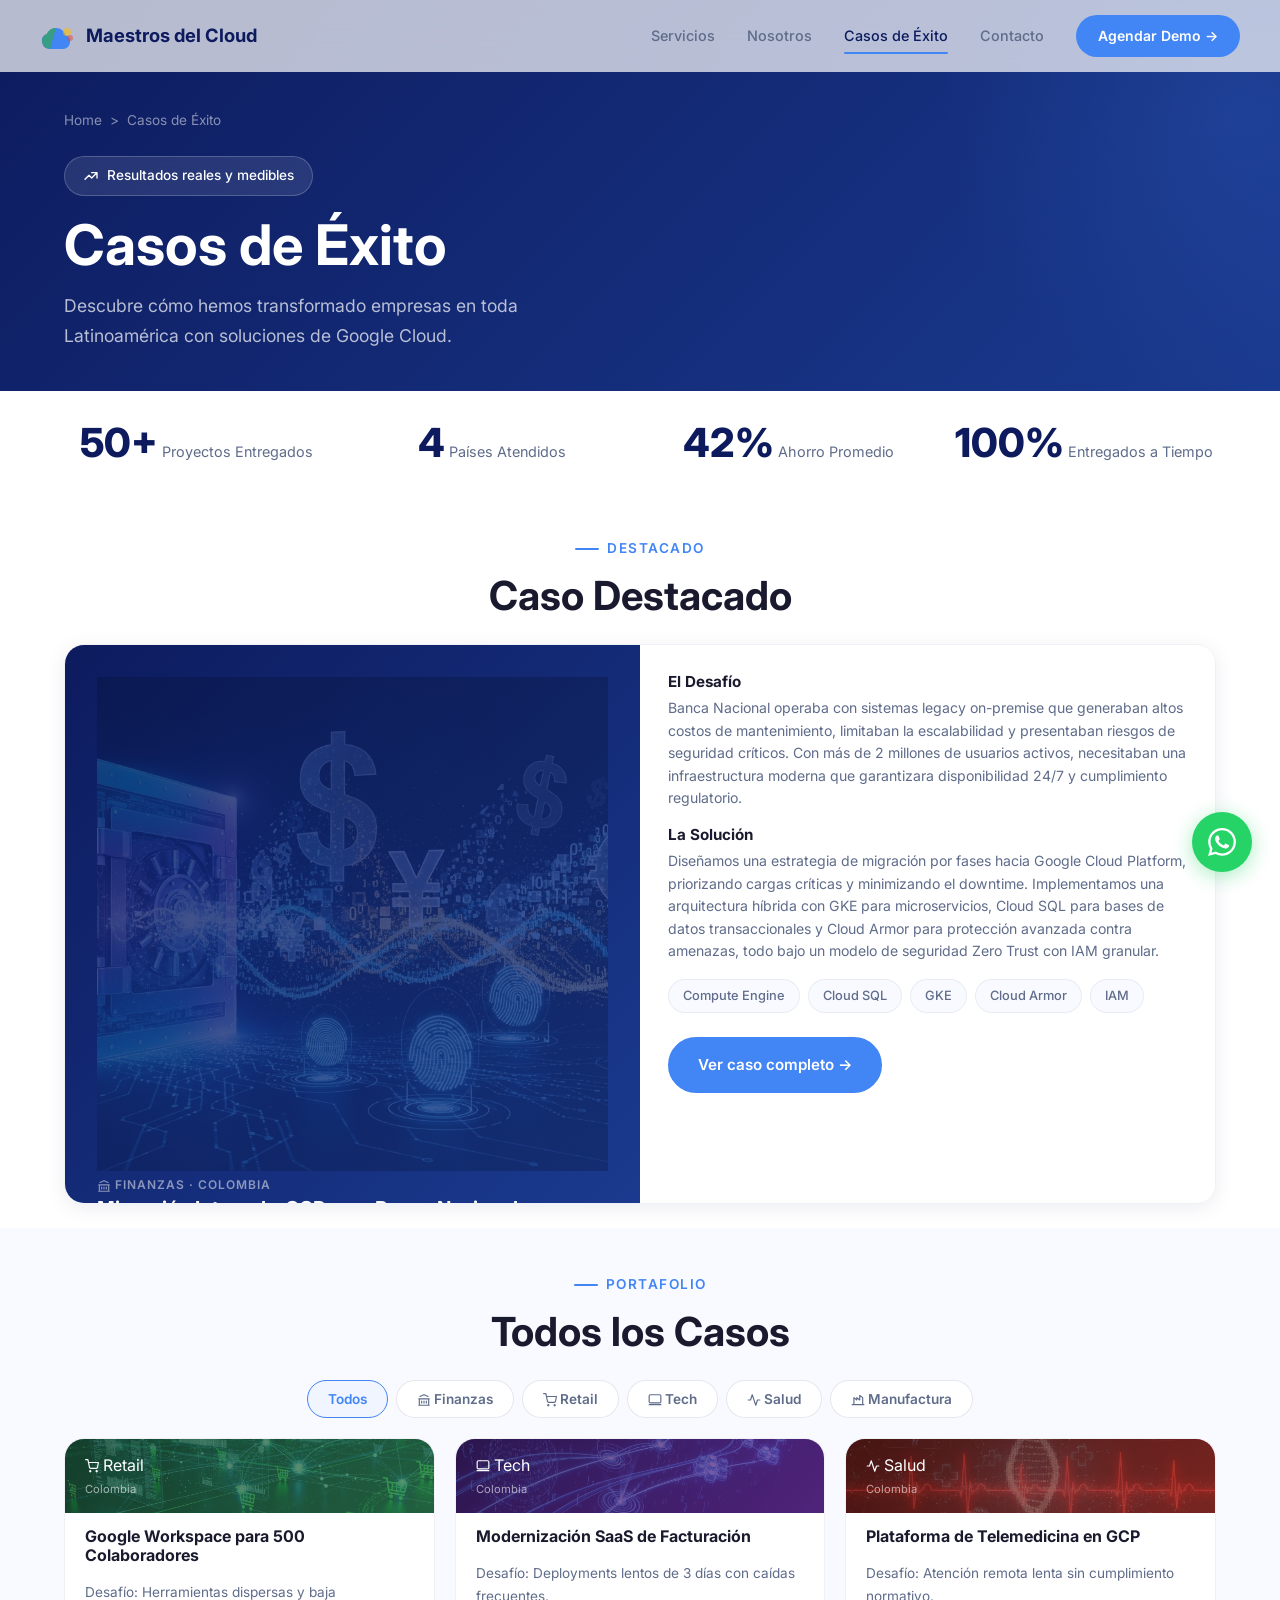
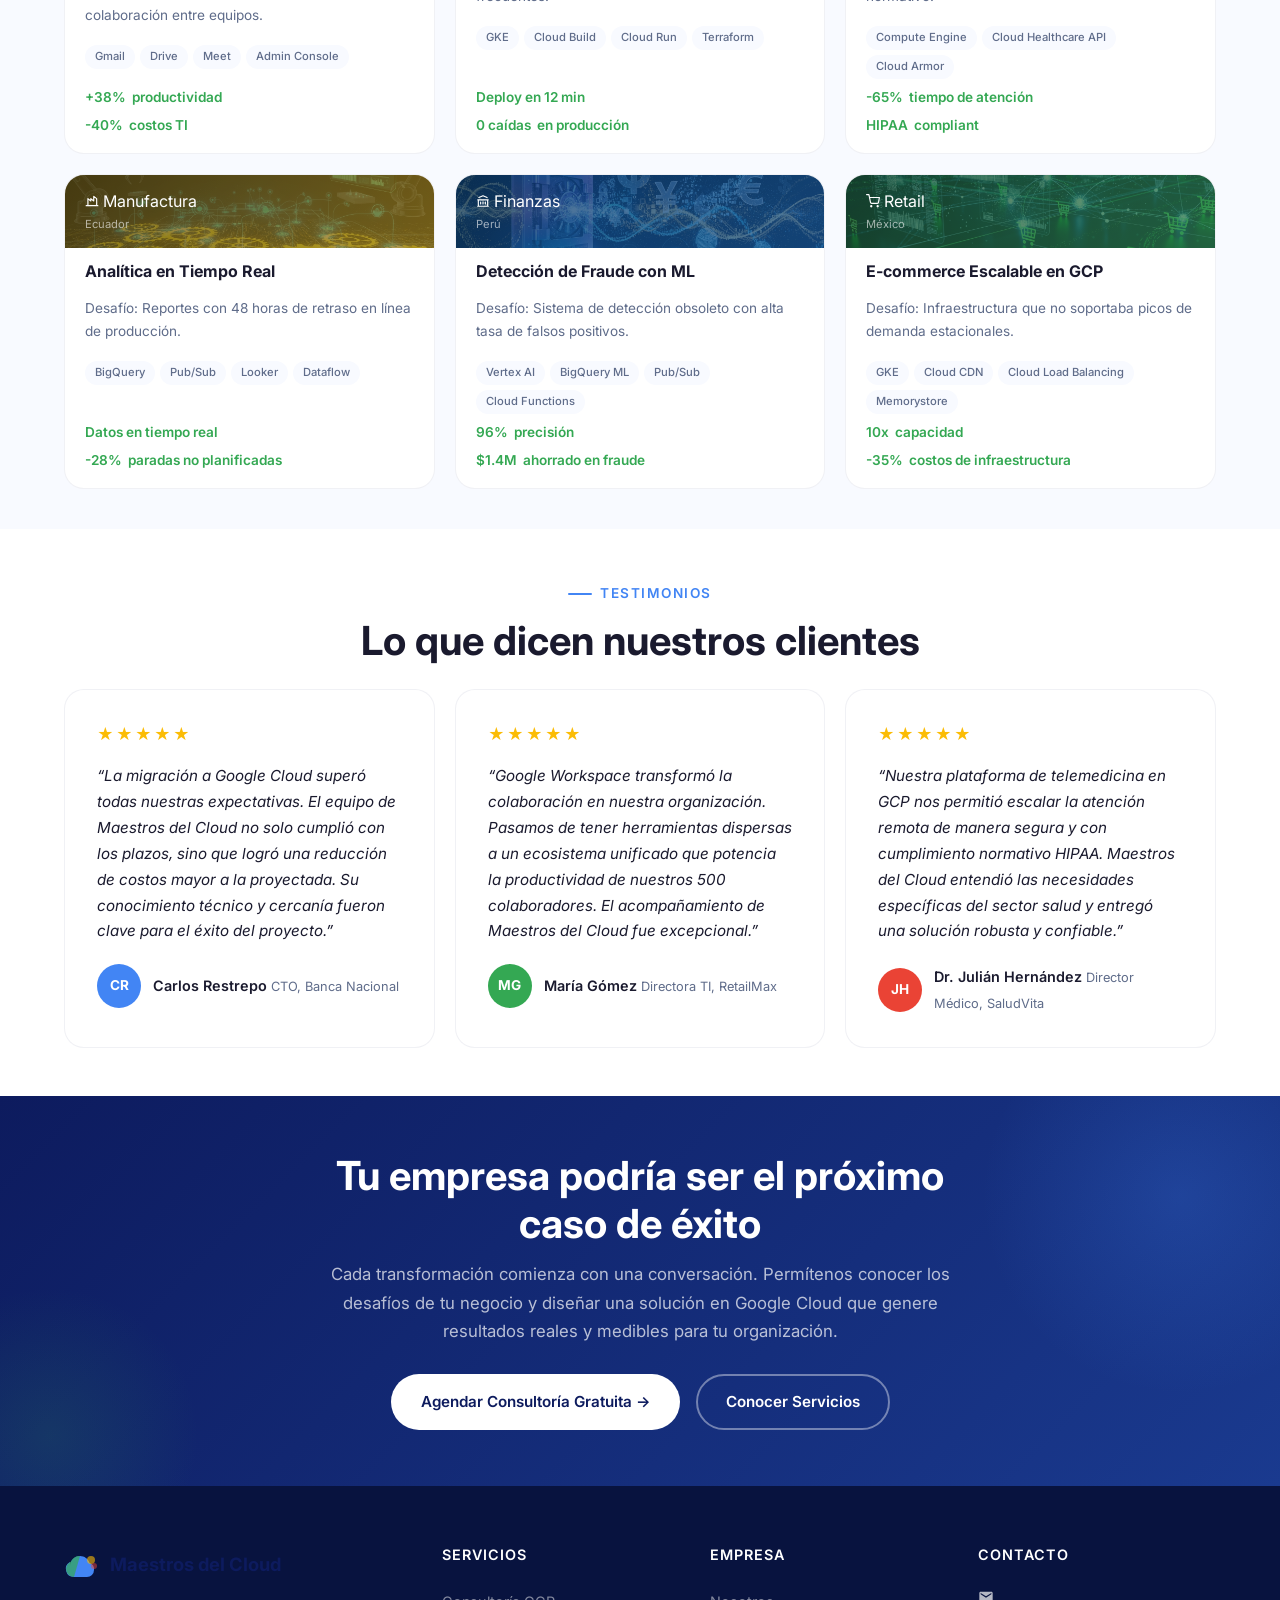
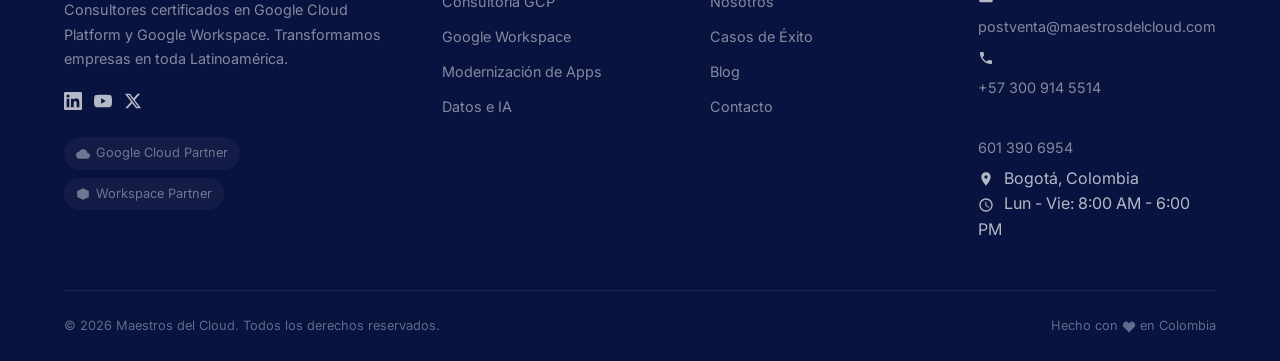
<file: casos.html>
<!DOCTYPE html>
<html lang="es">
<head>
  <meta charset="UTF-8">
  <meta name="viewport" content="width=device-width, initial-scale=1.0">
  <meta name="description" content="Casos de &Eacute;xito &mdash; Maestros del Cloud. Descubre c&oacute;mo hemos transformado empresas en Latinoam&eacute;rica con soluciones de Google Cloud.">
  <meta name="keywords" content="Google Cloud, casos de &eacute;xito, migraci&oacute;n cloud, Colombia, LATAM, GCP, Google Workspace">
  <meta name="author" content="Maestros del Cloud">
  <title>Casos de &Eacute;xito &mdash; Maestros del Cloud | Google Cloud Partner Colombia</title>
  <link rel="icon" type="image/svg+xml" href="data:image/svg+xml,<svg xmlns='http://www.w3.org/2000/svg' width='32' height='32' viewBox='0 0 36 36'><path d='M6 20c0-5.523 4.477-10 10-10 4.4 0 8.1 2.8 9.5 6.7A7 7 0 0130 24a7 7 0 01-7 7H10a8 8 0 01-4-15z' fill='%234285F4'/><path d='M10 31a8 8 0 01-3.2-15.3A10 10 0 0116 10' fill='%2334A853' opacity='0.7'/><circle cx='27' cy='14' r='4' fill='%23FBBC05' opacity='0.6'/></svg>">
  <link rel="preconnect" href="https://fonts.googleapis.com">
  <link rel="preconnect" href="https://fonts.gstatic.com" crossorigin>
  <link href="https://fonts.googleapis.com/css2?family=Inter:wght@400;500;600;700;800&display=swap" rel="stylesheet">
  <link rel="stylesheet" href="styles.css">
</head>
<body>

  <!-- ============ NAVBAR ============ -->
  <nav class="navbar">
    <div class="nav-inner">
      <a href="index.html" class="nav-logo">
        <svg width="36" height="36" viewBox="0 0 36 36" fill="none">
          <path d="M6 20c0-5.523 4.477-10 10-10 4.4 0 8.1 2.8 9.5 6.7A7 7 0 0130 24a7 7 0 01-7 7H10a8 8 0 01-4-15z" fill="#4285F4"/>
          <path d="M10 31a8 8 0 01-3.2-15.3A10 10 0 0116 10" fill="#34A853" opacity="0.7"/>
          <circle cx="27" cy="14" r="4" fill="#FBBC05" opacity="0.6"/>
          <circle cx="30" cy="20" r="3" fill="#EA4335" opacity="0.5"/>
        </svg>
        <span>Maestros del Cloud</span>
      </a>
      <div class="nav-links">
        <a href="servicios.html">Servicios</a>
        <a href="nosotros.html">Nosotros</a>
        <a href="casos.html" class="active">Casos de &Eacute;xito</a>
        <a href="contacto.html">Contacto</a>
        <a href="contacto.html" class="nav-cta">Agendar Demo &rarr;</a>
      </div>
      <button class="hamburger" aria-label="Men&uacute;">
        <span></span><span></span><span></span>
      </button>
    </div>
  </nav>

  <!-- ============ PAGE HERO ============ -->
  <section class="page-hero">
    <div class="container">
      <nav class="breadcrumb reveal" aria-label="Breadcrumb">
        <a href="index.html">Home</a>
        <span>&gt;</span>
        <span>Casos de &Eacute;xito</span>
      </nav>
      <div class="hero-badge reveal reveal-delay-1"><svg width="16" height="16" viewBox="0 0 24 24" fill="none" stroke="currentColor" stroke-width="2" stroke-linecap="round" stroke-linejoin="round" style="display:inline;vertical-align:middle"><path d="M13 7h8m0 0v8m0-8l-8 8-4-4-6 6"/></svg> Resultados reales y medibles</div>
      <h1 class="reveal reveal-delay-2">Casos de &Eacute;xito</h1>
      <p class="page-hero-subtitle reveal reveal-delay-3">Descubre c&oacute;mo hemos transformado empresas en toda Latinoam&eacute;rica con soluciones de Google Cloud.</p>
    </div>
  </section>

  <!-- ============ STATS BAND ============ -->
  <section class="stats-band reveal">
    <div class="container">
      <div class="stats-grid">
        <div class="stat-item">
          <span class="stat-number" data-count="50" data-suffix="+">0</span>
          <span class="stat-label">Proyectos Entregados</span>
        </div>
        <div class="stat-item">
          <span class="stat-number" data-count="4">0</span>
          <span class="stat-label">Pa&iacute;ses Atendidos</span>
        </div>
        <div class="stat-item">
          <span class="stat-number" data-count="42" data-suffix="%">0</span>
          <span class="stat-label">Ahorro Promedio</span>
        </div>
        <div class="stat-item">
          <span class="stat-number" data-count="100" data-suffix="%">0</span>
          <span class="stat-label">Entregados a Tiempo</span>
        </div>
      </div>
    </div>
  </section>

  <!-- ============ FEATURED CASE ============ -->
  <section class="featured-case-section reveal">
    <div class="container">
      <div class="section-header">
        <span class="section-label reveal">Destacado</span>
        <h2 class="reveal reveal-delay-1">Caso Destacado</h2>
      </div>
      <div class="featured-case">
        <div class="featured-case-dark reveal reveal-delay-1">
          <img src="assets/case-finanzas.png" alt="" class="featured-case-bg" loading="lazy" aria-hidden="true">
          <span class="tag"><svg width="14" height="14" viewBox="0 0 24 24" fill="none" stroke="currentColor" stroke-width="2" stroke-linecap="round" stroke-linejoin="round" style="display:inline;vertical-align:middle"><path d="M3 21h18M3 10h18M5 6l7-3 7 3M4 10v11m16-11v11M8 14v3m4-3v3m4-3v3"/></svg> FINANZAS &middot; COLOMBIA</span>
          <h3>Migraci&oacute;n Integral a GCP para Banca Nacional</h3>
          <div class="featured-metrics">
            <div class="featured-metric">
              <span class="value green">-42%</span>
              <span class="label">Reducci&oacute;n de costos</span>
            </div>
            <div class="featured-metric">
              <span class="value yellow">99.99%</span>
              <span class="label">Uptime alcanzado</span>
            </div>
            <div class="featured-metric">
              <span class="value blue">6 sem</span>
              <span class="label">Tiempo de migraci&oacute;n</span>
            </div>
          </div>
        </div>
        <div class="featured-case-light reveal reveal-delay-2">
          <h4>El Desaf&iacute;o</h4>
          <p>Banca Nacional operaba con sistemas legacy on-premise que generaban altos costos de mantenimiento, limitaban la escalabilidad y presentaban riesgos de seguridad cr&iacute;ticos. Con m&aacute;s de 2 millones de usuarios activos, necesitaban una infraestructura moderna que garantizara disponibilidad 24/7 y cumplimiento regulatorio.</p>
          <h4>La Soluci&oacute;n</h4>
          <p>Dise&ntilde;amos una estrategia de migraci&oacute;n por fases hacia Google Cloud Platform, priorizando cargas cr&iacute;ticas y minimizando el downtime. Implementamos una arquitectura h&iacute;brida con GKE para microservicios, Cloud SQL para bases de datos transaccionales y Cloud Armor para protecci&oacute;n avanzada contra amenazas, todo bajo un modelo de seguridad Zero Trust con IAM granular.</p>
          <div class="tech-pills">
            <span class="tech-pill">Compute Engine</span>
            <span class="tech-pill">Cloud SQL</span>
            <span class="tech-pill">GKE</span>
            <span class="tech-pill">Cloud Armor</span>
            <span class="tech-pill">IAM</span>
          </div>
          <a href="#" class="btn btn-accent">Ver caso completo &rarr;</a>
        </div>
      </div>
    </div>
  </section>

  <!-- ============ FILTER + CASES GRID ============ -->
  <section class="bg-light reveal">
    <div class="container">
      <div class="section-header">
        <span class="section-label reveal">Portafolio</span>
        <h2 class="reveal reveal-delay-1">Todos los Casos</h2>
      </div>

      <div class="filter-tabs">
        <button class="filter-tab active" data-filter="all">Todos</button>
        <button class="filter-tab" data-filter="finanzas"><svg width="14" height="14" viewBox="0 0 24 24" fill="none" stroke="currentColor" stroke-width="2" stroke-linecap="round" stroke-linejoin="round" style="display:inline;vertical-align:middle"><path d="M3 21h18M3 10h18M5 6l7-3 7 3M4 10v11m16-11v11M8 14v3m4-3v3m4-3v3"/></svg> Finanzas</button>
        <button class="filter-tab" data-filter="retail"><svg width="14" height="14" viewBox="0 0 24 24" fill="none" stroke="currentColor" stroke-width="2" stroke-linecap="round" stroke-linejoin="round" style="display:inline;vertical-align:middle"><circle cx="9" cy="21" r="1"/><circle cx="20" cy="21" r="1"/><path d="M1 1h4l2.68 13.39a2 2 0 002 1.61h9.72a2 2 0 002-1.61L23 6H6"/></svg> Retail</button>
        <button class="filter-tab" data-filter="tech"><svg width="14" height="14" viewBox="0 0 24 24" fill="none" stroke="currentColor" stroke-width="2" stroke-linecap="round" stroke-linejoin="round" style="display:inline;vertical-align:middle"><rect x="2" y="3" width="20" height="14" rx="2" ry="2"/><line x1="2" y1="20" x2="22" y2="20"/></svg> Tech</button>
        <button class="filter-tab" data-filter="salud"><svg width="14" height="14" viewBox="0 0 24 24" fill="none" stroke="currentColor" stroke-width="2" stroke-linecap="round" stroke-linejoin="round" style="display:inline;vertical-align:middle"><path d="M22 12h-4l-3 9L9 3l-3 9H2"/></svg> Salud</button>
        <button class="filter-tab" data-filter="manufactura"><svg width="14" height="14" viewBox="0 0 24 24" fill="none" stroke="currentColor" stroke-width="2" stroke-linecap="round" stroke-linejoin="round" style="display:inline;vertical-align:middle"><path d="M2 20h20M5 20V8l5 4V8l5 4V4l5 4v12"/></svg> Manufactura</button>
      </div>

      <div class="cases-grid">

        <!-- Card 1: Retail — Colombia -->
        <div class="case-card reveal reveal-delay-1" data-category="retail">
          <div class="case-card-header retail">
            <img src="assets/case-retail.png" alt="" class="case-card-bg" loading="lazy" aria-hidden="true">
            <span class="case-tag"><svg width="14" height="14" viewBox="0 0 24 24" fill="none" stroke="currentColor" stroke-width="2" stroke-linecap="round" stroke-linejoin="round" style="display:inline;vertical-align:middle"><circle cx="9" cy="21" r="1"/><circle cx="20" cy="21" r="1"/><path d="M1 1h4l2.68 13.39a2 2 0 002 1.61h9.72a2 2 0 002-1.61L23 6H6"/></svg> Retail</span>
            <span class="country-tag">Colombia</span>
          </div>
          <h4>Google Workspace para 500 Colaboradores</h4>
          <div class="case-card-body">
            <p>Desaf&iacute;o: Herramientas dispersas y baja colaboraci&oacute;n entre equipos.</p>
            <div class="case-techs">
              <span class="case-tech-pill">Gmail</span>
              <span class="case-tech-pill">Drive</span>
              <span class="case-tech-pill">Meet</span>
              <span class="case-tech-pill">Admin Console</span>
            </div>
            <div class="case-results">
              <div class="result-item">
                <span class="result-value">+38%</span>
                <span class="result-label">productividad</span>
              </div>
              <div class="result-item">
                <span class="result-value">-40%</span>
                <span class="result-label">costos TI</span>
              </div>
            </div>
          </div>
        </div>

        <!-- Card 2: Tech — Colombia -->
        <div class="case-card reveal reveal-delay-1" data-category="tech">
          <div class="case-card-header tech">
            <img src="assets/case-tech.png" alt="" class="case-card-bg" loading="lazy" aria-hidden="true">
            <span class="case-tag"><svg width="14" height="14" viewBox="0 0 24 24" fill="none" stroke="currentColor" stroke-width="2" stroke-linecap="round" stroke-linejoin="round" style="display:inline;vertical-align:middle"><rect x="2" y="3" width="20" height="14" rx="2" ry="2"/><line x1="2" y1="20" x2="22" y2="20"/></svg> Tech</span>
            <span class="country-tag">Colombia</span>
          </div>
          <h4>Modernizaci&oacute;n SaaS de Facturaci&oacute;n</h4>
          <div class="case-card-body">
            <p>Desaf&iacute;o: Deployments lentos de 3 d&iacute;as con ca&iacute;das frecuentes.</p>
            <div class="case-techs">
              <span class="case-tech-pill">GKE</span>
              <span class="case-tech-pill">Cloud Build</span>
              <span class="case-tech-pill">Cloud Run</span>
              <span class="case-tech-pill">Terraform</span>
            </div>
            <div class="case-results">
              <div class="result-item">
                <span class="result-value">Deploy en 12 min</span>
                <span class="result-label"></span>
              </div>
              <div class="result-item">
                <span class="result-value">0 ca&iacute;das</span>
                <span class="result-label">en producci&oacute;n</span>
              </div>
            </div>
          </div>
        </div>

        <!-- Card 3: Salud — Colombia -->
        <div class="case-card reveal reveal-delay-2" data-category="salud">
          <div class="case-card-header salud">
            <img src="assets/case-salud.png" alt="" class="case-card-bg" loading="lazy" aria-hidden="true">
            <span class="case-tag"><svg width="14" height="14" viewBox="0 0 24 24" fill="none" stroke="currentColor" stroke-width="2" stroke-linecap="round" stroke-linejoin="round" style="display:inline;vertical-align:middle"><path d="M22 12h-4l-3 9L9 3l-3 9H2"/></svg> Salud</span>
            <span class="country-tag">Colombia</span>
          </div>
          <h4>Plataforma de Telemedicina en GCP</h4>
          <div class="case-card-body">
            <p>Desaf&iacute;o: Atenci&oacute;n remota lenta sin cumplimiento normativo.</p>
            <div class="case-techs">
              <span class="case-tech-pill">Compute Engine</span>
              <span class="case-tech-pill">Cloud Healthcare API</span>
              <span class="case-tech-pill">Cloud Armor</span>
            </div>
            <div class="case-results">
              <div class="result-item">
                <span class="result-value">-65%</span>
                <span class="result-label">tiempo de atenci&oacute;n</span>
              </div>
              <div class="result-item">
                <span class="result-value">HIPAA</span>
                <span class="result-label">compliant</span>
              </div>
            </div>
          </div>
        </div>

        <!-- Card 4: Manufactura — Ecuador -->
        <div class="case-card reveal reveal-delay-2" data-category="manufactura">
          <div class="case-card-header manufactura">
            <img src="assets/case-manufactura.png" alt="" class="case-card-bg" loading="lazy" aria-hidden="true">
            <span class="case-tag"><svg width="14" height="14" viewBox="0 0 24 24" fill="none" stroke="currentColor" stroke-width="2" stroke-linecap="round" stroke-linejoin="round" style="display:inline;vertical-align:middle"><path d="M2 20h20M5 20V8l5 4V8l5 4V4l5 4v12"/></svg> Manufactura</span>
            <span class="country-tag">Ecuador</span>
          </div>
          <h4>Anal&iacute;tica en Tiempo Real</h4>
          <div class="case-card-body">
            <p>Desaf&iacute;o: Reportes con 48 horas de retraso en l&iacute;nea de producci&oacute;n.</p>
            <div class="case-techs">
              <span class="case-tech-pill">BigQuery</span>
              <span class="case-tech-pill">Pub/Sub</span>
              <span class="case-tech-pill">Looker</span>
              <span class="case-tech-pill">Dataflow</span>
            </div>
            <div class="case-results">
              <div class="result-item">
                <span class="result-value">Datos en tiempo real</span>
                <span class="result-label"></span>
              </div>
              <div class="result-item">
                <span class="result-value">-28%</span>
                <span class="result-label">paradas no planificadas</span>
              </div>
            </div>
          </div>
        </div>

        <!-- Card 5: Finanzas — Peru -->
        <div class="case-card reveal reveal-delay-3" data-category="finanzas">
          <div class="case-card-header finanzas">
            <img src="assets/case-finanzas.png" alt="" class="case-card-bg" loading="lazy" aria-hidden="true">
            <span class="case-tag"><svg width="14" height="14" viewBox="0 0 24 24" fill="none" stroke="currentColor" stroke-width="2" stroke-linecap="round" stroke-linejoin="round" style="display:inline;vertical-align:middle"><path d="M3 21h18M3 10h18M5 6l7-3 7 3M4 10v11m16-11v11M8 14v3m4-3v3m4-3v3"/></svg> Finanzas</span>
            <span class="country-tag">Per&uacute;</span>
          </div>
          <h4>Detecci&oacute;n de Fraude con ML</h4>
          <div class="case-card-body">
            <p>Desaf&iacute;o: Sistema de detecci&oacute;n obsoleto con alta tasa de falsos positivos.</p>
            <div class="case-techs">
              <span class="case-tech-pill">Vertex AI</span>
              <span class="case-tech-pill">BigQuery ML</span>
              <span class="case-tech-pill">Pub/Sub</span>
              <span class="case-tech-pill">Cloud Functions</span>
            </div>
            <div class="case-results">
              <div class="result-item">
                <span class="result-value">96%</span>
                <span class="result-label">precisi&oacute;n</span>
              </div>
              <div class="result-item">
                <span class="result-value">$1.4M</span>
                <span class="result-label">ahorrado en fraude</span>
              </div>
            </div>
          </div>
        </div>

        <!-- Card 6: Retail — Mexico -->
        <div class="case-card reveal reveal-delay-3" data-category="retail">
          <div class="case-card-header retail">
            <img src="assets/case-retail.png" alt="" class="case-card-bg" loading="lazy" aria-hidden="true">
            <span class="case-tag"><svg width="14" height="14" viewBox="0 0 24 24" fill="none" stroke="currentColor" stroke-width="2" stroke-linecap="round" stroke-linejoin="round" style="display:inline;vertical-align:middle"><circle cx="9" cy="21" r="1"/><circle cx="20" cy="21" r="1"/><path d="M1 1h4l2.68 13.39a2 2 0 002 1.61h9.72a2 2 0 002-1.61L23 6H6"/></svg> Retail</span>
            <span class="country-tag">M&eacute;xico</span>
          </div>
          <h4>E-commerce Escalable en GCP</h4>
          <div class="case-card-body">
            <p>Desaf&iacute;o: Infraestructura que no soportaba picos de demanda estacionales.</p>
            <div class="case-techs">
              <span class="case-tech-pill">GKE</span>
              <span class="case-tech-pill">Cloud CDN</span>
              <span class="case-tech-pill">Cloud Load Balancing</span>
              <span class="case-tech-pill">Memorystore</span>
            </div>
            <div class="case-results">
              <div class="result-item">
                <span class="result-value">10x</span>
                <span class="result-label">capacidad</span>
              </div>
              <div class="result-item">
                <span class="result-value">-35%</span>
                <span class="result-label">costos de infraestructura</span>
              </div>
            </div>
          </div>
        </div>

      </div>
    </div>
  </section>

  <!-- ============ TESTIMONIALS ============ -->
  <section class="reveal">
    <div class="container">
      <div class="section-header">
        <span class="section-label reveal">Testimonios</span>
        <h2 class="reveal reveal-delay-1">Lo que dicen nuestros clientes</h2>
      </div>
      <div class="cases-grid">

        <div class="testimonial-card reveal reveal-delay-1">
          <div class="testimonial-stars">&starf;&starf;&starf;&starf;&starf;</div>
          <blockquote>&ldquo;La migraci&oacute;n a Google Cloud super&oacute; todas nuestras expectativas. El equipo de Maestros del Cloud no solo cumpli&oacute; con los plazos, sino que logr&oacute; una reducci&oacute;n de costos mayor a la proyectada. Su conocimiento t&eacute;cnico y cercan&iacute;a fueron clave para el &eacute;xito del proyecto.&rdquo;</blockquote>
          <div class="testimonial-author">
            <div class="testimonial-avatar" style="background-color: #4285F4;">CR</div>
            <div>
              <span class="name">Carlos Restrepo</span>
              <span class="role">CTO, Banca Nacional</span>
            </div>
          </div>
        </div>

        <div class="testimonial-card reveal reveal-delay-2">
          <div class="testimonial-stars">&starf;&starf;&starf;&starf;&starf;</div>
          <blockquote>&ldquo;Google Workspace transform&oacute; la colaboraci&oacute;n en nuestra organizaci&oacute;n. Pasamos de tener herramientas dispersas a un ecosistema unificado que potencia la productividad de nuestros 500 colaboradores. El acompa&ntilde;amiento de Maestros del Cloud fue excepcional.&rdquo;</blockquote>
          <div class="testimonial-author">
            <div class="testimonial-avatar" style="background-color: #34A853;">MG</div>
            <div>
              <span class="name">Mar&iacute;a G&oacute;mez</span>
              <span class="role">Directora TI, RetailMax</span>
            </div>
          </div>
        </div>

        <div class="testimonial-card reveal reveal-delay-3">
          <div class="testimonial-stars">&starf;&starf;&starf;&starf;&starf;</div>
          <blockquote>&ldquo;Nuestra plataforma de telemedicina en GCP nos permiti&oacute; escalar la atenci&oacute;n remota de manera segura y con cumplimiento normativo HIPAA. Maestros del Cloud entendi&oacute; las necesidades espec&iacute;ficas del sector salud y entreg&oacute; una soluci&oacute;n robusta y confiable.&rdquo;</blockquote>
          <div class="testimonial-author">
            <div class="testimonial-avatar" style="background-color: #EA4335;">JH</div>
            <div>
              <span class="name">Dr. Juli&aacute;n Hern&aacute;ndez</span>
              <span class="role">Director M&eacute;dico, SaludVita</span>
            </div>
          </div>
        </div>

      </div>
    </div>
  </section>

  <!-- ============ CTA ============ -->
  <section class="cta-section reveal">
    <div class="container">
      <div class="cta-content">
        <h2>Tu empresa podr&iacute;a ser el pr&oacute;ximo caso de &eacute;xito</h2>
        <p>Cada transformaci&oacute;n comienza con una conversaci&oacute;n. Perm&iacute;tenos conocer los desaf&iacute;os de tu negocio y dise&ntilde;ar una soluci&oacute;n en Google Cloud que genere resultados reales y medibles para tu organizaci&oacute;n.</p>
        <div class="cta-buttons">
          <a href="contacto.html" class="btn btn-primary">Agendar Consultor&iacute;a Gratuita &rarr;</a>
          <a href="servicios.html" class="btn btn-outline">Conocer Servicios</a>
        </div>
      </div>
    </div>
  </section>

  <!-- ============ FOOTER ============ -->
  <footer class="footer">
    <div class="container">
      <div class="footer-grid">
        <div class="footer-brand">
          <a href="index.html" class="nav-logo">
            <svg width="36" height="36" viewBox="0 0 36 36" fill="none" xmlns="http://www.w3.org/2000/svg">
              <path d="M6 20c0-5.523 4.477-10 10-10 4.4 0 8.1 2.8 9.5 6.7A7 7 0 0130 24a7 7 0 01-7 7H10a8 8 0 01-4-15z" fill="#4285F4"/>
              <path d="M10 31a8 8 0 01-3.2-15.3A10 10 0 0116 10" fill="#34A853" opacity="0.7"/>
              <circle cx="27" cy="14" r="4" fill="#FBBC05" opacity="0.6"/>
              <circle cx="30" cy="20" r="3" fill="#EA4335" opacity="0.5"/>
            </svg>
            <span>Maestros del Cloud</span>
          </a>
          <p>Consultores certificados en Google Cloud Platform y Google Workspace. Transformamos empresas en toda Latinoam&eacute;rica.</p>
          <div class="footer-socials">
            <a href="#" aria-label="LinkedIn" target="_blank" rel="noopener noreferrer">
              <svg width="18" height="18" viewBox="0 0 24 24" fill="currentColor"><path d="M20.447 20.452h-3.554v-5.569c0-1.328-.027-3.037-1.852-3.037-1.853 0-2.136 1.445-2.136 2.939v5.667H9.351V9h3.414v1.561h.046c.477-.9 1.637-1.85 3.37-1.85 3.601 0 4.267 2.37 4.267 5.455v6.286zM5.337 7.433a2.062 2.062 0 01-2.063-2.065 2.064 2.064 0 112.063 2.065zm1.782 13.019H3.555V9h3.564v11.452zM22.225 0H1.771C.792 0 0 .774 0 1.729v20.542C0 23.227.792 24 1.771 24h20.451C23.2 24 24 23.227 24 22.271V1.729C24 .774 23.2 0 22.222 0h.003z"/></svg>
            </a>
            <a href="#" aria-label="YouTube" target="_blank" rel="noopener noreferrer">
              <svg width="18" height="18" viewBox="0 0 24 24" fill="currentColor"><path d="M23.498 6.186a3.016 3.016 0 00-2.122-2.136C19.505 3.545 12 3.545 12 3.545s-7.505 0-9.377.505A3.017 3.017 0 00.502 6.186C0 8.07 0 12 0 12s0 3.93.502 5.814a3.016 3.016 0 002.122 2.136c1.871.505 9.376.505 9.376.505s7.505 0 9.377-.505a3.015 3.015 0 002.122-2.136C24 15.93 24 12 24 12s0-3.93-.502-5.814zM9.545 15.568V8.432L15.818 12l-6.273 3.568z"/></svg>
            </a>
            <a href="#" aria-label="X (Twitter)" target="_blank" rel="noopener noreferrer">
              <svg width="18" height="18" viewBox="0 0 24 24" fill="currentColor"><path d="M18.244 2.25h3.308l-7.227 8.26 8.502 11.24H16.17l-5.214-6.817L4.99 21.75H1.68l7.73-8.835L1.254 2.25H8.08l4.713 6.231zm-1.161 17.52h1.833L7.084 4.126H5.117z"/></svg>
            </a>
          </div>
          <div class="footer-badges">
            <span class="footer-badge"><svg width="14" height="14" viewBox="0 0 24 24" fill="currentColor" style="display:inline;vertical-align:middle"><path d="M19.35 10.04A7.49 7.49 0 0012 4C9.11 4 6.6 5.64 5.35 8.04A5.994 5.994 0 000 14c0 3.31 2.69 6 6 6h13c2.76 0 5-2.24 5-5 0-2.64-2.05-4.78-4.65-4.96z"/></svg> Google Cloud Partner</span>
            <span class="footer-badge"><svg width="14" height="14" viewBox="0 0 24 24" fill="currentColor" style="display:inline;vertical-align:middle"><path d="M12 2L2 7v10l10 5 10-5V7L12 2z"/></svg> Workspace Partner</span>
          </div>
        </div>
        <div class="footer-col">
          <h4>Servicios</h4>
          <ul>
            <li><a href="servicios.html">Consultor&iacute;a GCP</a></li>
            <li><a href="servicios.html">Google Workspace</a></li>
            <li><a href="servicios.html">Modernizaci&oacute;n de Apps</a></li>
            <li><a href="servicios.html">Datos e IA</a></li>
          </ul>
        </div>
        <div class="footer-col">
          <h4>Empresa</h4>
          <ul>
            <li><a href="nosotros.html">Nosotros</a></li>
            <li><a href="casos.html">Casos de &Eacute;xito</a></li>
            <li><a href="#">Blog</a></li>
            <li><a href="contacto.html">Contacto</a></li>
          </ul>
        </div>
        <div class="footer-col">
          <h4>Contacto</h4>
          <ul>
            <li>
              <svg width="16" height="16" viewBox="0 0 24 24" fill="currentColor" style="vertical-align: middle; margin-right: 6px;"><path d="M20 4H4c-1.1 0-2 .9-2 2v12c0 1.1.9 2 2 2h16c1.1 0 2-.9 2-2V6c0-1.1-.9-2-2-2zm0 4l-8 5-8-5V6l8 5 8-5v2z"/></svg>
              <a href="mailto:postventa@maestrosdelcloud.com">postventa@maestrosdelcloud.com</a>
            </li>
            <li>
              <svg width="16" height="16" viewBox="0 0 24 24" fill="currentColor" style="vertical-align: middle; margin-right: 6px;"><path d="M6.62 10.79c1.44 2.83 3.76 5.14 6.59 6.59l2.2-2.2c.27-.27.67-.36 1.02-.24 1.12.37 2.33.57 3.57.57.55 0 1 .45 1 1V20c0 .55-.45 1-1 1-9.39 0-17-7.61-17-17 0-.55.45-1 1-1h3.5c.55 0 1 .45 1 1 0 1.25.2 2.45.57 3.57.11.35.03.74-.25 1.02l-2.2 2.2z"/></svg>
              <a href="tel:+573009145514">+57 300 914 5514</a><br>
              <a href="tel:+576013906954">601 390 6954</a>
            </li>
            <li>
              <svg width="16" height="16" viewBox="0 0 24 24" fill="currentColor" style="vertical-align: middle; margin-right: 6px;"><path d="M12 2C8.13 2 5 5.13 5 9c0 5.25 7 13 7 13s7-7.75 7-13c0-3.87-3.13-7-7-7zm0 9.5a2.5 2.5 0 010-5 2.5 2.5 0 010 5z"/></svg>
              Bogot&aacute;, Colombia
            </li>
            <li>
              <svg width="16" height="16" viewBox="0 0 24 24" fill="currentColor" style="vertical-align: middle; margin-right: 6px;"><path d="M11.99 2C6.47 2 2 6.48 2 12s4.47 10 9.99 10C17.52 22 22 17.52 22 12S17.52 2 11.99 2zM12 20c-4.42 0-8-3.58-8-8s3.58-8 8-8 8 3.58 8 8-3.58 8-8 8zm.5-13H11v6l5.25 3.15.75-1.23-4.5-2.67z"/></svg>
              Lun - Vie: 8:00 AM - 6:00 PM
            </li>
          </ul>
        </div>
      </div>
      <div class="footer-bottom">
        <p>&copy; 2026 Maestros del Cloud. Todos los derechos reservados.</p>
        <p>Hecho con <svg width="14" height="14" viewBox="0 0 24 24" fill="currentColor" style="display:inline;vertical-align:middle"><path d="M20.84 4.61a5.5 5.5 0 00-7.78 0L12 5.67l-1.06-1.06a5.5 5.5 0 00-7.78 7.78l1.06 1.06L12 21.23l7.78-7.78 1.06-1.06a5.5 5.5 0 000-7.78z"/></svg> en Colombia</p>
      </div>
    </div>
  </footer>

  <!-- ============ WHATSAPP FLOAT ============ -->
  <a href="https://wa.me/573009145514" class="whatsapp-float" target="_blank" aria-label="WhatsApp">
    <svg viewBox="0 0 24 24" width="28" height="28" fill="#fff">
      <path d="M17.472 14.382c-.297-.149-1.758-.867-2.03-.967-.273-.099-.471-.148-.67.15-.197.297-.767.966-.94 1.164-.173.199-.347.223-.644.075-.297-.15-1.255-.463-2.39-1.475-.883-.788-1.48-1.761-1.653-2.059-.173-.297-.018-.458.13-.606.134-.133.298-.347.446-.52.149-.174.198-.298.298-.497.099-.198.05-.371-.025-.52-.075-.149-.669-1.612-.916-2.207-.242-.579-.487-.5-.669-.51-.173-.008-.371-.01-.57-.01-.198 0-.52.074-.792.372-.272.297-1.04 1.016-1.04 2.479 0 1.462 1.065 2.875 1.213 3.074.149.198 2.096 3.2 5.077 4.487.709.306 1.262.489 1.694.625.712.227 1.36.195 1.871.118.571-.085 1.758-.719 2.006-1.413.248-.694.248-1.289.173-1.413-.074-.124-.272-.198-.57-.347m-5.421 7.403h-.004a9.87 9.87 0 01-5.031-1.378l-.361-.214-3.741.982.998-3.648-.235-.374a9.86 9.86 0 01-1.51-5.26c.001-5.45 4.436-9.884 9.888-9.884 2.64 0 5.122 1.03 6.988 2.898a9.825 9.825 0 012.893 6.994c-.003 5.45-4.437 9.884-9.885 9.884m8.413-18.297A11.815 11.815 0 0012.05 0C5.495 0 .16 5.335.157 11.892c0 2.096.547 4.142 1.588 5.945L.057 24l6.305-1.654a11.882 11.882 0 005.683 1.448h.005c6.554 0 11.89-5.335 11.893-11.893a11.821 11.821 0 00-3.48-8.413z"/>
    </svg>
  </a>

  <script src="main.js"></script>
</body>
</html>
</file>
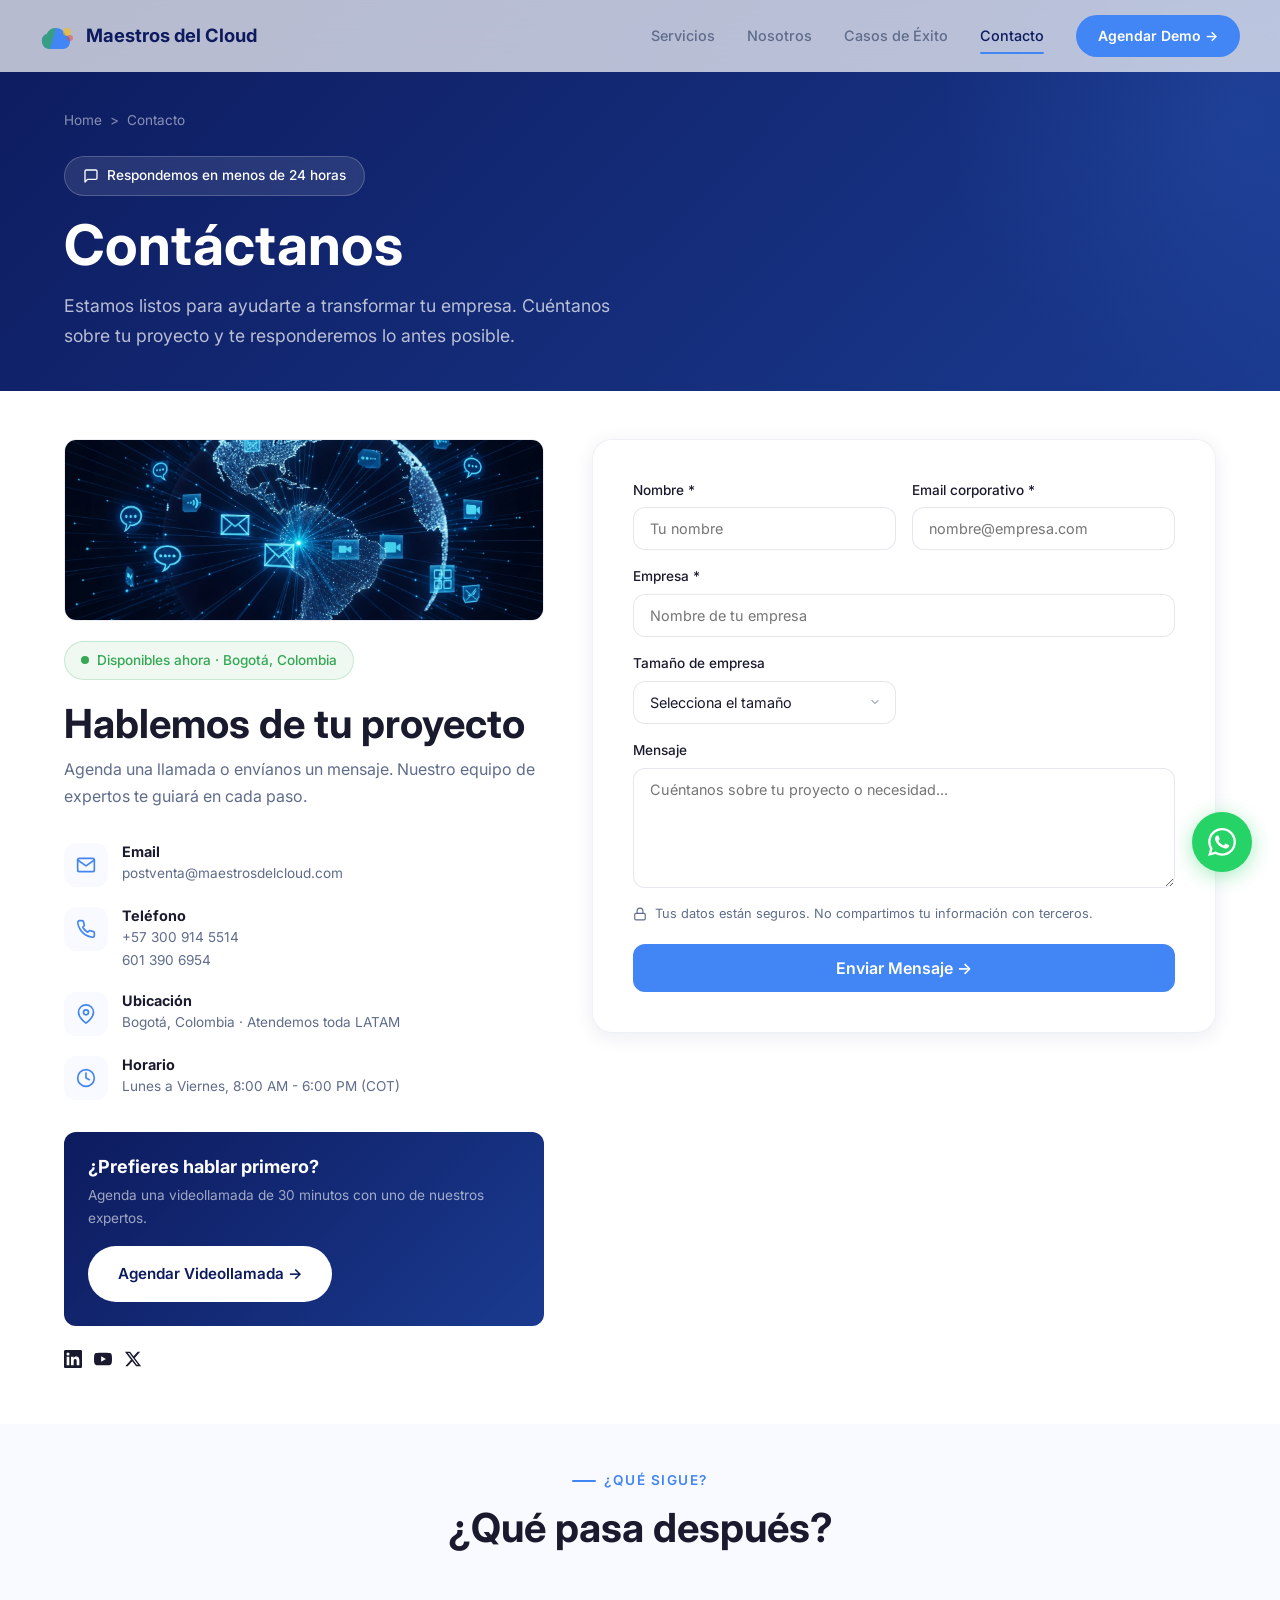
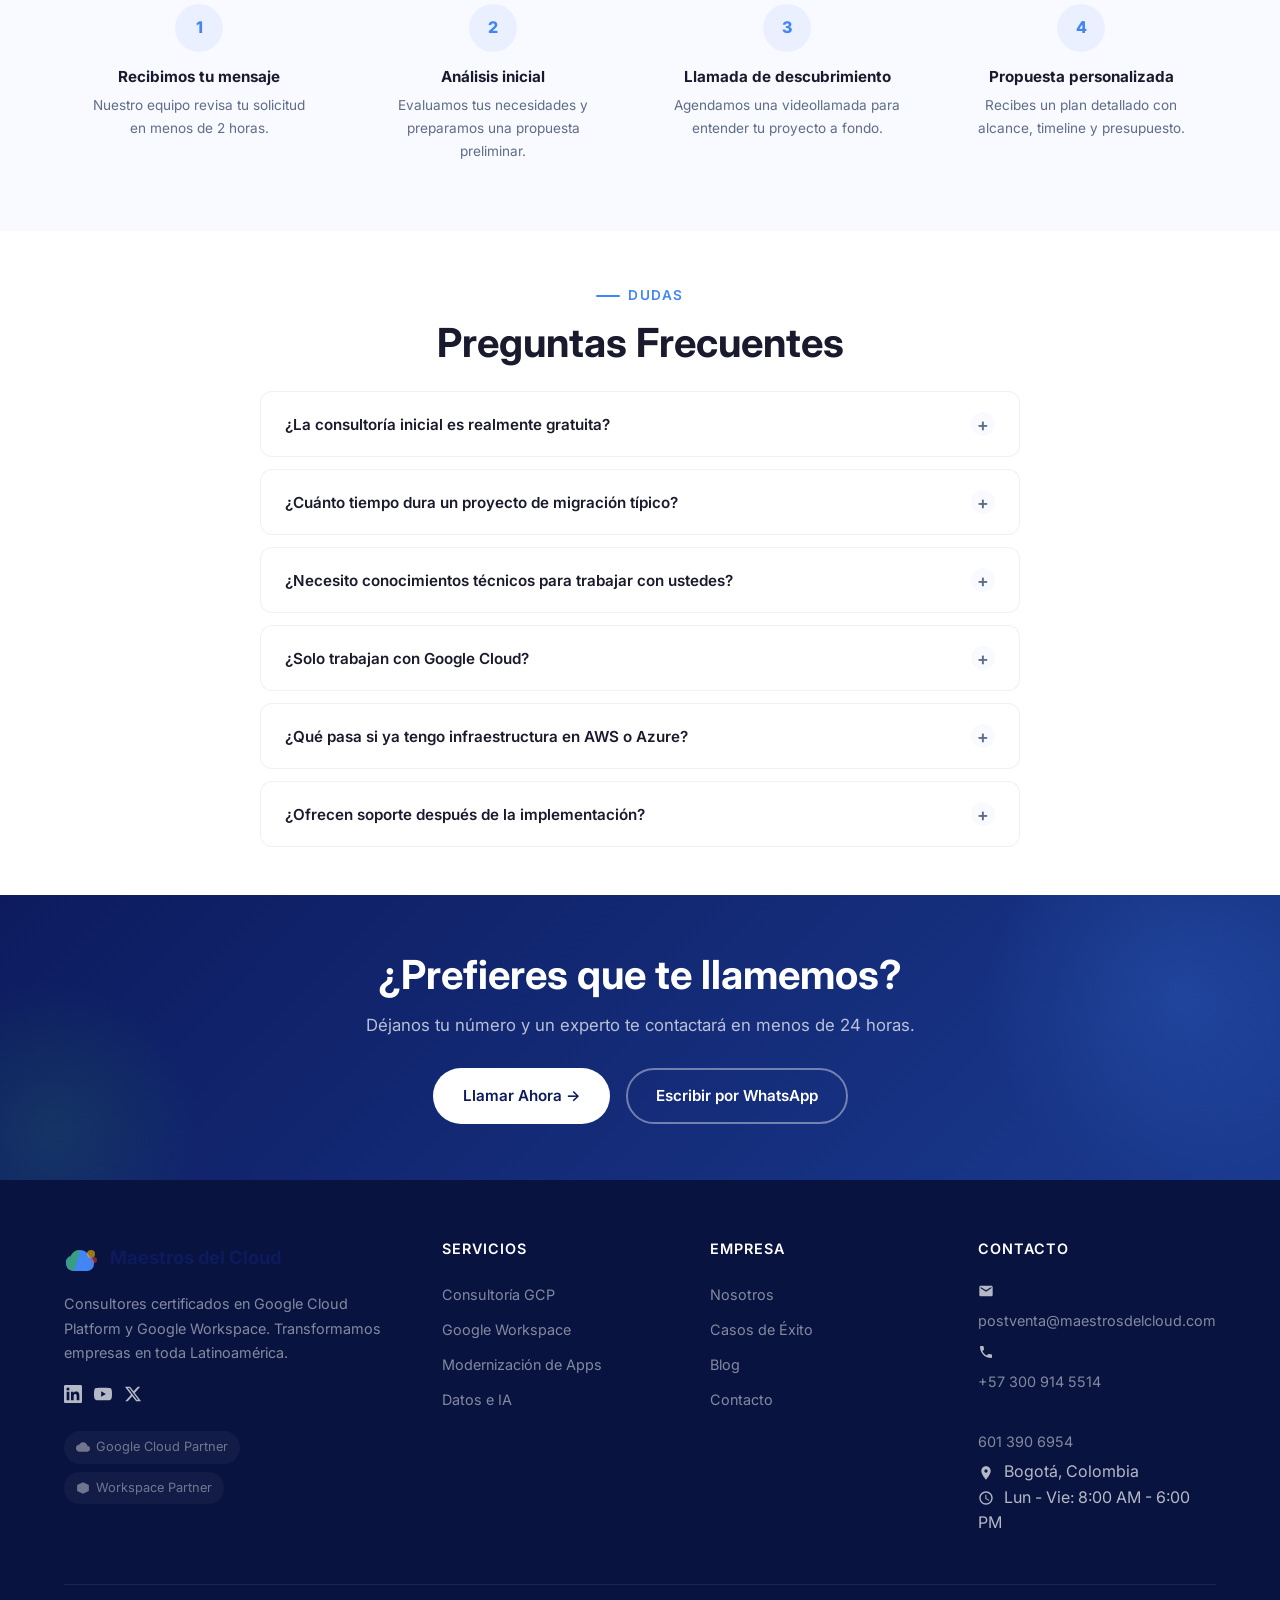
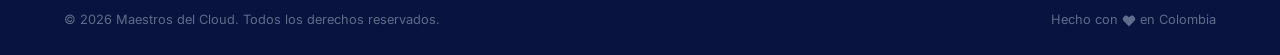
<file: contacto.html>
<!DOCTYPE html>
<html lang="es">
<head>
  <meta charset="UTF-8">
  <meta name="viewport" content="width=device-width, initial-scale=1.0">
  <meta name="description" content="Cont&aacute;ctanos &mdash; Maestros del Cloud. Agenda una consultor&iacute;a gratuita con nuestros expertos en Google Cloud. Bogot&aacute;, Colombia.">
  <meta name="keywords" content="Google Cloud, contacto, consultor&iacute;a cloud, Colombia, Bogot&aacute;, LATAM, agendar demo, Google Workspace">
  <meta name="author" content="Maestros del Cloud">
  <title>Contacto &mdash; Maestros del Cloud | Google Cloud Partner Colombia</title>
  <link rel="icon" type="image/svg+xml" href="data:image/svg+xml,<svg xmlns='http://www.w3.org/2000/svg' width='32' height='32' viewBox='0 0 36 36'><path d='M6 20c0-5.523 4.477-10 10-10 4.4 0 8.1 2.8 9.5 6.7A7 7 0 0130 24a7 7 0 01-7 7H10a8 8 0 01-4-15z' fill='%234285F4'/><path d='M10 31a8 8 0 01-3.2-15.3A10 10 0 0116 10' fill='%2334A853' opacity='0.7'/><circle cx='27' cy='14' r='4' fill='%23FBBC05' opacity='0.6'/></svg>">
  <link rel="preconnect" href="https://fonts.googleapis.com">
  <link rel="preconnect" href="https://fonts.gstatic.com" crossorigin>
  <link href="https://fonts.googleapis.com/css2?family=Inter:wght@400;500;600;700;800&display=swap" rel="stylesheet">
  <link rel="stylesheet" href="styles.css">
</head>
<body>

  <!-- ============ NAVBAR ============ -->
  <nav class="navbar">
    <div class="nav-inner">
      <a href="index.html" class="nav-logo">
        <svg width="36" height="36" viewBox="0 0 36 36" fill="none">
          <path d="M6 20c0-5.523 4.477-10 10-10 4.4 0 8.1 2.8 9.5 6.7A7 7 0 0130 24a7 7 0 01-7 7H10a8 8 0 01-4-15z" fill="#4285F4"/>
          <path d="M10 31a8 8 0 01-3.2-15.3A10 10 0 0116 10" fill="#34A853" opacity="0.7"/>
          <circle cx="27" cy="14" r="4" fill="#FBBC05" opacity="0.6"/>
          <circle cx="30" cy="20" r="3" fill="#EA4335" opacity="0.5"/>
        </svg>
        <span>Maestros del Cloud</span>
      </a>
      <div class="nav-links">
        <a href="servicios.html">Servicios</a>
        <a href="nosotros.html">Nosotros</a>
        <a href="casos.html">Casos de &Eacute;xito</a>
        <a href="contacto.html" class="active">Contacto</a>
        <a href="contacto.html" class="nav-cta">Agendar Demo &rarr;</a>
      </div>
      <button class="hamburger" aria-label="Men&uacute;">
        <span></span><span></span><span></span>
      </button>
    </div>
  </nav>

  <!-- ============ PAGE HERO ============ -->
  <section class="page-hero">
    <div class="container">
      <nav class="breadcrumb reveal" aria-label="Breadcrumb">
        <a href="index.html">Home</a>
        <span>&gt;</span>
        <span>Contacto</span>
      </nav>
      <div class="hero-badge reveal reveal-delay-1"><svg width="16" height="16" viewBox="0 0 24 24" fill="none" stroke="currentColor" stroke-width="2" stroke-linecap="round" stroke-linejoin="round" style="display:inline;vertical-align:middle"><path d="M21 15a2 2 0 01-2 2H7l-4 4V5a2 2 0 012-2h14a2 2 0 012 2z"/></svg> Respondemos en menos de 24 horas</div>
      <h1 class="reveal reveal-delay-2">Cont&aacute;ctanos</h1>
      <p class="page-hero-subtitle reveal reveal-delay-3">Estamos listos para ayudarte a transformar tu empresa. Cu&eacute;ntanos sobre tu proyecto y te responderemos lo antes posible.</p>
    </div>
  </section>

  <!-- ============ CONTACT SECTION ============ -->
  <section class="reveal">
    <div class="container">
      <div class="contact-layout">

        <!-- LEFT — Sidebar -->
        <div class="contact-sidebar">
          <div class="contact-sidebar-image">
            <img src="assets/contact-visual.png" alt="Red de comunicación global desde Colombia" class="contact-visual-img" loading="lazy" width="500" height="281">
          </div>
          <div class="available-badge">
            <span class="dot"></span>
            Disponibles ahora &middot; Bogot&aacute;, Colombia
          </div>
          <h2>Hablemos de tu proyecto</h2>
          <p>Agenda una llamada o env&iacute;anos un mensaje. Nuestro equipo de expertos te guiar&aacute; en cada paso.</p>

          <div class="contact-items">
            <div class="contact-item">
              <div class="contact-item-icon"><svg width="20" height="20" viewBox="0 0 24 24" fill="none" stroke="currentColor" stroke-width="2" stroke-linecap="round" stroke-linejoin="round"><path d="M4 4h16c1.1 0 2 .9 2 2v12c0 1.1-.9 2-2 2H4c-1.1 0-2-.9-2-2V6c0-1.1.9-2 2-2z"/><polyline points="22,6 12,13 2,6"/></svg></div>
              <div>
                <h4>Email</h4>
                <p><a href="mailto:postventa@maestrosdelcloud.com">postventa@maestrosdelcloud.com</a></p>
              </div>
            </div>
            <div class="contact-item">
              <div class="contact-item-icon"><svg width="20" height="20" viewBox="0 0 24 24" fill="none" stroke="currentColor" stroke-width="2" stroke-linecap="round" stroke-linejoin="round"><path d="M22 16.92v3a2 2 0 01-2.18 2 19.79 19.79 0 01-8.63-3.07 19.5 19.5 0 01-6-6 19.79 19.79 0 01-3.07-8.67A2 2 0 014.11 2h3a2 2 0 012 1.72 12.84 12.84 0 00.7 2.81 2 2 0 01-.45 2.11L8.09 9.91a16 16 0 006 6l1.27-1.27a2 2 0 012.11-.45 12.84 12.84 0 002.81.7A2 2 0 0122 16.92z"/></svg></div>
              <div>
                <h4>Tel&eacute;fono</h4>
                <p><a href="tel:+573009145514">+57 300 914 5514</a><br><a href="tel:+576013906954">601 390 6954</a></p>
              </div>
            </div>
            <div class="contact-item">
              <div class="contact-item-icon"><svg width="20" height="20" viewBox="0 0 24 24" fill="none" stroke="currentColor" stroke-width="2" stroke-linecap="round" stroke-linejoin="round"><path d="M21 10c0 7-9 13-9 13s-9-6-9-13a9 9 0 0118 0z"/><circle cx="12" cy="10" r="3"/></svg></div>
              <div>
                <h4>Ubicaci&oacute;n</h4>
                <p>Bogot&aacute;, Colombia &middot; Atendemos toda LATAM</p>
              </div>
            </div>
            <div class="contact-item">
              <div class="contact-item-icon"><svg width="20" height="20" viewBox="0 0 24 24" fill="none" stroke="currentColor" stroke-width="2" stroke-linecap="round" stroke-linejoin="round"><circle cx="12" cy="12" r="10"/><polyline points="12 6 12 12 16 14"/></svg></div>
              <div>
                <h4>Horario</h4>
                <p>Lunes a Viernes, 8:00 AM - 6:00 PM (COT)</p>
              </div>
            </div>
          </div>

          <div class="videocall-box">
            <h4>&iquest;Prefieres hablar primero?</h4>
            <p>Agenda una videollamada de 30 minutos con uno de nuestros expertos.</p>
            <a href="#" class="btn btn-primary">Agendar Videollamada &rarr;</a>
          </div>

          <div class="footer-socials">
            <a href="#" aria-label="LinkedIn" target="_blank" rel="noopener noreferrer">
              <svg width="18" height="18" viewBox="0 0 24 24" fill="currentColor"><path d="M20.447 20.452h-3.554v-5.569c0-1.328-.027-3.037-1.852-3.037-1.853 0-2.136 1.445-2.136 2.939v5.667H9.351V9h3.414v1.561h.046c.477-.9 1.637-1.85 3.37-1.85 3.601 0 4.267 2.37 4.267 5.455v6.286zM5.337 7.433a2.062 2.062 0 01-2.063-2.065 2.064 2.064 0 112.063 2.065zm1.782 13.019H3.555V9h3.564v11.452zM22.225 0H1.771C.792 0 0 .774 0 1.729v20.542C0 23.227.792 24 1.771 24h20.451C23.2 24 24 23.227 24 22.271V1.729C24 .774 23.2 0 22.222 0h.003z"/></svg>
            </a>
            <a href="#" aria-label="YouTube" target="_blank" rel="noopener noreferrer">
              <svg width="18" height="18" viewBox="0 0 24 24" fill="currentColor"><path d="M23.498 6.186a3.016 3.016 0 00-2.122-2.136C19.505 3.545 12 3.545 12 3.545s-7.505 0-9.377.505A3.017 3.017 0 00.502 6.186C0 8.07 0 12 0 12s0 3.93.502 5.814a3.016 3.016 0 002.122 2.136c1.871.505 9.376.505 9.376.505s7.505 0 9.377-.505a3.015 3.015 0 002.122-2.136C24 15.93 24 12 24 12s0-3.93-.502-5.814zM9.545 15.568V8.432L15.818 12l-6.273 3.568z"/></svg>
            </a>
            <a href="#" aria-label="X (Twitter)" target="_blank" rel="noopener noreferrer">
              <svg width="18" height="18" viewBox="0 0 24 24" fill="currentColor"><path d="M18.244 2.25h3.308l-7.227 8.26 8.502 11.24H16.17l-5.214-6.817L4.99 21.75H1.68l7.73-8.835L1.254 2.25H8.08l4.713 6.231zm-1.161 17.52h1.833L7.084 4.126H5.117z"/></svg>
            </a>
          </div>
        </div>

        <!-- RIGHT — Contact Form -->
        <div class="contact-form-card">
          <form id="contact-form" action="https://formspree.io/f/xkoknqjw" method="POST">
            <input type="hidden" name="_replyto" id="_replyto">
            <input type="hidden" name="_subject" value="Nuevo contacto desde maestrosdelcloud.com">
            <input type="text" name="_gotcha" style="display:none" tabindex="-1" autocomplete="off">
            <div class="form-grid">
              <div class="form-group">
                <label for="nombre">Nombre *</label>
                <input type="text" id="nombre" name="nombre" required placeholder="Tu nombre">
              </div>
              <div class="form-group">
                <label for="email">Email corporativo *</label>
                <input type="email" id="email" name="email" required placeholder="nombre@empresa.com">
              </div>
              <div class="form-group full">
                <label for="empresa">Empresa *</label>
                <input type="text" id="empresa" name="empresa" required placeholder="Nombre de tu empresa">
              </div>
              <div class="form-group">
                <label for="tamano">Tama&ntilde;o de empresa</label>
                <select id="tamano" name="tamano">
                  <option value="" disabled selected>Selecciona el tama&ntilde;o</option>
                  <option value="1-50">1-50 empleados</option>
                  <option value="51-200">51-200 empleados</option>
                  <option value="201-500">201-500 empleados</option>
                  <option value="500+">500+ empleados</option>
                </select>
              </div>
              <div class="form-group full">
                <label for="mensaje">Mensaje</label>
                <textarea id="mensaje" name="mensaje" placeholder="Cu&eacute;ntanos sobre tu proyecto o necesidad..."></textarea>
              </div>
            </div>
            <div class="privacy-note"><svg width="14" height="14" viewBox="0 0 24 24" fill="none" stroke="currentColor" stroke-width="2" stroke-linecap="round" stroke-linejoin="round" style="display:inline;vertical-align:middle"><rect x="3" y="11" width="18" height="11" rx="2" ry="2"/><path d="M7 11V7a5 5 0 0110 0v4"/></svg> Tus datos est&aacute;n seguros. No compartimos tu informaci&oacute;n con terceros.</div>
            <button type="submit" class="form-submit">Enviar Mensaje &rarr;</button>
            <div class="form-error" style="display:none;color:#EA4335;margin-top:12px;font-size:0.9rem;">Hubo un error al enviar. Por favor int&eacute;ntalo de nuevo.</div>
          </form>

          <div class="form-success">
            <div class="check-icon"><svg width="48" height="48" viewBox="0 0 24 24" fill="none" stroke="currentColor" stroke-width="2" stroke-linecap="round" stroke-linejoin="round"><path d="M22 11.08V12a10 10 0 11-5.93-9.14"/><polyline points="22 4 12 14.01 9 11.01"/></svg></div>
            <h3>&iexcl;Mensaje enviado con &eacute;xito!</h3>
            <p>Gracias por contactarnos. Nuestro equipo te responder&aacute; en las pr&oacute;ximas 24 horas.</p>
          </div>
        </div>

      </div>
    </div>
  </section>

  <!-- ============ POST-CONTACT STEPS ============ -->
  <section class="bg-light reveal">
    <div class="container">
      <div class="section-header">
        <span class="section-label reveal">&iquest;Qu&eacute; sigue?</span>
        <h2 class="reveal reveal-delay-1">&iquest;Qu&eacute; pasa despu&eacute;s?</h2>
      </div>
      <div class="steps-grid">
        <div class="step-card reveal reveal-delay-1">
          <div class="step-number">1</div>
          <h4>Recibimos tu mensaje</h4>
          <p>Nuestro equipo revisa tu solicitud en menos de 2 horas.</p>
        </div>
        <div class="step-card reveal reveal-delay-1">
          <div class="step-number">2</div>
          <h4>An&aacute;lisis inicial</h4>
          <p>Evaluamos tus necesidades y preparamos una propuesta preliminar.</p>
        </div>
        <div class="step-card reveal reveal-delay-2">
          <div class="step-number">3</div>
          <h4>Llamada de descubrimiento</h4>
          <p>Agendamos una videollamada para entender tu proyecto a fondo.</p>
        </div>
        <div class="step-card reveal reveal-delay-2">
          <div class="step-number">4</div>
          <h4>Propuesta personalizada</h4>
          <p>Recibes un plan detallado con alcance, timeline y presupuesto.</p>
        </div>
      </div>
    </div>
  </section>

  <!-- ============ FAQ ============ -->
  <section class="reveal">
    <div class="container">
      <div class="section-header">
        <span class="section-label reveal">Dudas</span>
        <h2 class="reveal reveal-delay-1">Preguntas Frecuentes</h2>
      </div>
      <div class="faq-list">

        <div class="faq-item">
          <button class="faq-question">&iquest;La consultor&iacute;a inicial es realmente gratuita? <span class="faq-icon">+</span></button>
          <div class="faq-answer">
            <div class="faq-answer-inner">
              <p>S&iacute;, ofrecemos una sesi&oacute;n de diagn&oacute;stico gratuita de 45 minutos donde analizamos tu infraestructura actual, identificamos oportunidades de mejora y te presentamos una hoja de ruta preliminar sin ning&uacute;n compromiso.</p>
            </div>
          </div>
        </div>

        <div class="faq-item">
          <button class="faq-question">&iquest;Cu&aacute;nto tiempo dura un proyecto de migraci&oacute;n t&iacute;pico? <span class="faq-icon">+</span></button>
          <div class="faq-answer">
            <div class="faq-answer-inner">
              <p>Depende de la complejidad, pero la mayor&iacute;a de nuestros proyectos de migraci&oacute;n se completan entre 6 y 12 semanas. Proyectos m&aacute;s complejos pueden tomar de 3 a 6 meses. Durante la consultor&iacute;a gratuita te damos un timeline estimado.</p>
            </div>
          </div>
        </div>

        <div class="faq-item">
          <button class="faq-question">&iquest;Necesito conocimientos t&eacute;cnicos para trabajar con ustedes? <span class="faq-icon">+</span></button>
          <div class="faq-answer">
            <div class="faq-answer-inner">
              <p>No. Nuestro equipo se encarga de toda la parte t&eacute;cnica. Te explicamos todo en t&eacute;rminos de negocio y nos aseguramos de que tu equipo reciba la capacitaci&oacute;n necesaria para el d&iacute;a a d&iacute;a.</p>
            </div>
          </div>
        </div>

        <div class="faq-item">
          <button class="faq-question">&iquest;Solo trabajan con Google Cloud? <span class="faq-icon">+</span></button>
          <div class="faq-answer">
            <div class="faq-answer-inner">
              <p>Somos especialistas certificados en Google Cloud Platform y Google Workspace. Esta especializaci&oacute;n nos permite ofrecer el m&aacute;ximo nivel de expertise y soporte, algo que los consultores generalistas no pueden igualar.</p>
            </div>
          </div>
        </div>

        <div class="faq-item">
          <button class="faq-question">&iquest;Qu&eacute; pasa si ya tengo infraestructura en AWS o Azure? <span class="faq-icon">+</span></button>
          <div class="faq-answer">
            <div class="faq-answer-inner">
              <p>Tenemos experiencia en migraciones multi-cloud. Podemos ayudarte a migrar gradualmente a GCP o crear una estrategia h&iacute;brida que aproveche lo mejor de cada plataforma seg&uacute;n tus necesidades.</p>
            </div>
          </div>
        </div>

        <div class="faq-item">
          <button class="faq-question">&iquest;Ofrecen soporte despu&eacute;s de la implementaci&oacute;n? <span class="faq-icon">+</span></button>
          <div class="faq-answer">
            <div class="faq-answer-inner">
              <p>S&iacute;, todos nuestros proyectos incluyen un per&iacute;odo de soporte post-implementaci&oacute;n. Adem&aacute;s, ofrecemos planes de soporte continuo con SLA de 72 horas para que nunca te quedes sin respaldo.</p>
            </div>
          </div>
        </div>

      </div>
    </div>
  </section>

  <!-- ============ CTA ============ -->
  <section class="cta-section reveal">
    <div class="container">
      <div class="cta-content">
        <h2>&iquest;Prefieres que te llamemos?</h2>
        <p>D&eacute;janos tu n&uacute;mero y un experto te contactar&aacute; en menos de 24 horas.</p>
        <div class="cta-buttons">
          <a href="tel:+573009145514" class="btn btn-primary">Llamar Ahora &rarr;</a>
          <a href="https://wa.me/573009145514" class="btn btn-outline" target="_blank" rel="noopener noreferrer">Escribir por WhatsApp</a>
        </div>
      </div>
    </div>
  </section>

  <!-- ============ FOOTER ============ -->
  <footer class="footer">
    <div class="container">
      <div class="footer-grid">
        <div class="footer-brand">
          <a href="index.html" class="nav-logo">
            <svg width="36" height="36" viewBox="0 0 36 36" fill="none" xmlns="http://www.w3.org/2000/svg">
              <path d="M6 20c0-5.523 4.477-10 10-10 4.4 0 8.1 2.8 9.5 6.7A7 7 0 0130 24a7 7 0 01-7 7H10a8 8 0 01-4-15z" fill="#4285F4"/>
              <path d="M10 31a8 8 0 01-3.2-15.3A10 10 0 0116 10" fill="#34A853" opacity="0.7"/>
              <circle cx="27" cy="14" r="4" fill="#FBBC05" opacity="0.6"/>
              <circle cx="30" cy="20" r="3" fill="#EA4335" opacity="0.5"/>
            </svg>
            <span>Maestros del Cloud</span>
          </a>
          <p>Consultores certificados en Google Cloud Platform y Google Workspace. Transformamos empresas en toda Latinoam&eacute;rica.</p>
          <div class="footer-socials">
            <a href="#" aria-label="LinkedIn" target="_blank" rel="noopener noreferrer">
              <svg width="18" height="18" viewBox="0 0 24 24" fill="currentColor"><path d="M20.447 20.452h-3.554v-5.569c0-1.328-.027-3.037-1.852-3.037-1.853 0-2.136 1.445-2.136 2.939v5.667H9.351V9h3.414v1.561h.046c.477-.9 1.637-1.85 3.37-1.85 3.601 0 4.267 2.37 4.267 5.455v6.286zM5.337 7.433a2.062 2.062 0 01-2.063-2.065 2.064 2.064 0 112.063 2.065zm1.782 13.019H3.555V9h3.564v11.452zM22.225 0H1.771C.792 0 0 .774 0 1.729v20.542C0 23.227.792 24 1.771 24h20.451C23.2 24 24 23.227 24 22.271V1.729C24 .774 23.2 0 22.222 0h.003z"/></svg>
            </a>
            <a href="#" aria-label="YouTube" target="_blank" rel="noopener noreferrer">
              <svg width="18" height="18" viewBox="0 0 24 24" fill="currentColor"><path d="M23.498 6.186a3.016 3.016 0 00-2.122-2.136C19.505 3.545 12 3.545 12 3.545s-7.505 0-9.377.505A3.017 3.017 0 00.502 6.186C0 8.07 0 12 0 12s0 3.93.502 5.814a3.016 3.016 0 002.122 2.136c1.871.505 9.376.505 9.376.505s7.505 0 9.377-.505a3.015 3.015 0 002.122-2.136C24 15.93 24 12 24 12s0-3.93-.502-5.814zM9.545 15.568V8.432L15.818 12l-6.273 3.568z"/></svg>
            </a>
            <a href="#" aria-label="X (Twitter)" target="_blank" rel="noopener noreferrer">
              <svg width="18" height="18" viewBox="0 0 24 24" fill="currentColor"><path d="M18.244 2.25h3.308l-7.227 8.26 8.502 11.24H16.17l-5.214-6.817L4.99 21.75H1.68l7.73-8.835L1.254 2.25H8.08l4.713 6.231zm-1.161 17.52h1.833L7.084 4.126H5.117z"/></svg>
            </a>
          </div>
          <div class="footer-badges">
            <span class="footer-badge"><svg width="14" height="14" viewBox="0 0 24 24" fill="currentColor" style="display:inline;vertical-align:middle"><path d="M19.35 10.04A7.49 7.49 0 0012 4C9.11 4 6.6 5.64 5.35 8.04A5.994 5.994 0 000 14c0 3.31 2.69 6 6 6h13c2.76 0 5-2.24 5-5 0-2.64-2.05-4.78-4.65-4.96z"/></svg> Google Cloud Partner</span>
            <span class="footer-badge"><svg width="14" height="14" viewBox="0 0 24 24" fill="currentColor" style="display:inline;vertical-align:middle"><path d="M12 2L2 7v10l10 5 10-5V7L12 2z"/></svg> Workspace Partner</span>
          </div>
        </div>
        <div class="footer-col">
          <h4>Servicios</h4>
          <ul>
            <li><a href="servicios.html">Consultor&iacute;a GCP</a></li>
            <li><a href="servicios.html">Google Workspace</a></li>
            <li><a href="servicios.html">Modernizaci&oacute;n de Apps</a></li>
            <li><a href="servicios.html">Datos e IA</a></li>
          </ul>
        </div>
        <div class="footer-col">
          <h4>Empresa</h4>
          <ul>
            <li><a href="nosotros.html">Nosotros</a></li>
            <li><a href="casos.html">Casos de &Eacute;xito</a></li>
            <li><a href="#">Blog</a></li>
            <li><a href="contacto.html">Contacto</a></li>
          </ul>
        </div>
        <div class="footer-col">
          <h4>Contacto</h4>
          <ul>
            <li>
              <svg width="16" height="16" viewBox="0 0 24 24" fill="currentColor" style="vertical-align: middle; margin-right: 6px;"><path d="M20 4H4c-1.1 0-2 .9-2 2v12c0 1.1.9 2 2 2h16c1.1 0 2-.9 2-2V6c0-1.1-.9-2-2-2zm0 4l-8 5-8-5V6l8 5 8-5v2z"/></svg>
              <a href="mailto:postventa@maestrosdelcloud.com">postventa@maestrosdelcloud.com</a>
            </li>
            <li>
              <svg width="16" height="16" viewBox="0 0 24 24" fill="currentColor" style="vertical-align: middle; margin-right: 6px;"><path d="M6.62 10.79c1.44 2.83 3.76 5.14 6.59 6.59l2.2-2.2c.27-.27.67-.36 1.02-.24 1.12.37 2.33.57 3.57.57.55 0 1 .45 1 1V20c0 .55-.45 1-1 1-9.39 0-17-7.61-17-17 0-.55.45-1 1-1h3.5c.55 0 1 .45 1 1 0 1.25.2 2.45.57 3.57.11.35.03.74-.25 1.02l-2.2 2.2z"/></svg>
              <a href="tel:+573009145514">+57 300 914 5514</a><br>
              <a href="tel:+576013906954">601 390 6954</a>
            </li>
            <li>
              <svg width="16" height="16" viewBox="0 0 24 24" fill="currentColor" style="vertical-align: middle; margin-right: 6px;"><path d="M12 2C8.13 2 5 5.13 5 9c0 5.25 7 13 7 13s7-7.75 7-13c0-3.87-3.13-7-7-7zm0 9.5a2.5 2.5 0 010-5 2.5 2.5 0 010 5z"/></svg>
              Bogot&aacute;, Colombia
            </li>
            <li>
              <svg width="16" height="16" viewBox="0 0 24 24" fill="currentColor" style="vertical-align: middle; margin-right: 6px;"><path d="M11.99 2C6.47 2 2 6.48 2 12s4.47 10 9.99 10C17.52 22 22 17.52 22 12S17.52 2 11.99 2zM12 20c-4.42 0-8-3.58-8-8s3.58-8 8-8 8 3.58 8 8-3.58 8-8 8zm.5-13H11v6l5.25 3.15.75-1.23-4.5-2.67z"/></svg>
              Lun - Vie: 8:00 AM - 6:00 PM
            </li>
          </ul>
        </div>
      </div>
      <div class="footer-bottom">
        <p>&copy; 2026 Maestros del Cloud. Todos los derechos reservados.</p>
        <p>Hecho con <svg width="14" height="14" viewBox="0 0 24 24" fill="currentColor" style="display:inline;vertical-align:middle"><path d="M20.84 4.61a5.5 5.5 0 00-7.78 0L12 5.67l-1.06-1.06a5.5 5.5 0 00-7.78 7.78l1.06 1.06L12 21.23l7.78-7.78 1.06-1.06a5.5 5.5 0 000-7.78z"/></svg> en Colombia</p>
      </div>
    </div>
  </footer>

  <!-- ============ WHATSAPP FLOAT ============ -->
  <a href="https://wa.me/573009145514" class="whatsapp-float" target="_blank" aria-label="WhatsApp">
    <svg viewBox="0 0 24 24" width="28" height="28" fill="#fff">
      <path d="M17.472 14.382c-.297-.149-1.758-.867-2.03-.967-.273-.099-.471-.148-.67.15-.197.297-.767.966-.94 1.164-.173.199-.347.223-.644.075-.297-.15-1.255-.463-2.39-1.475-.883-.788-1.48-1.761-1.653-2.059-.173-.297-.018-.458.13-.606.134-.133.298-.347.446-.52.149-.174.198-.298.298-.497.099-.198.05-.371-.025-.52-.075-.149-.669-1.612-.916-2.207-.242-.579-.487-.5-.669-.51-.173-.008-.371-.01-.57-.01-.198 0-.52.074-.792.372-.272.297-1.04 1.016-1.04 2.479 0 1.462 1.065 2.875 1.213 3.074.149.198 2.096 3.2 5.077 4.487.709.306 1.262.489 1.694.625.712.227 1.36.195 1.871.118.571-.085 1.758-.719 2.006-1.413.248-.694.248-1.289.173-1.413-.074-.124-.272-.198-.57-.347m-5.421 7.403h-.004a9.87 9.87 0 01-5.031-1.378l-.361-.214-3.741.982.998-3.648-.235-.374a9.86 9.86 0 01-1.51-5.26c.001-5.45 4.436-9.884 9.888-9.884 2.64 0 5.122 1.03 6.988 2.898a9.825 9.825 0 012.893 6.994c-.003 5.45-4.437 9.884-9.885 9.884m8.413-18.297A11.815 11.815 0 0012.05 0C5.495 0 .16 5.335.157 11.892c0 2.096.547 4.142 1.588 5.945L.057 24l6.305-1.654a11.882 11.882 0 005.683 1.448h.005c6.554 0 11.89-5.335 11.893-11.893a11.821 11.821 0 00-3.48-8.413z"/>
    </svg>
  </a>

  <script src="main.js"></script>
</body>
</html>
</file>
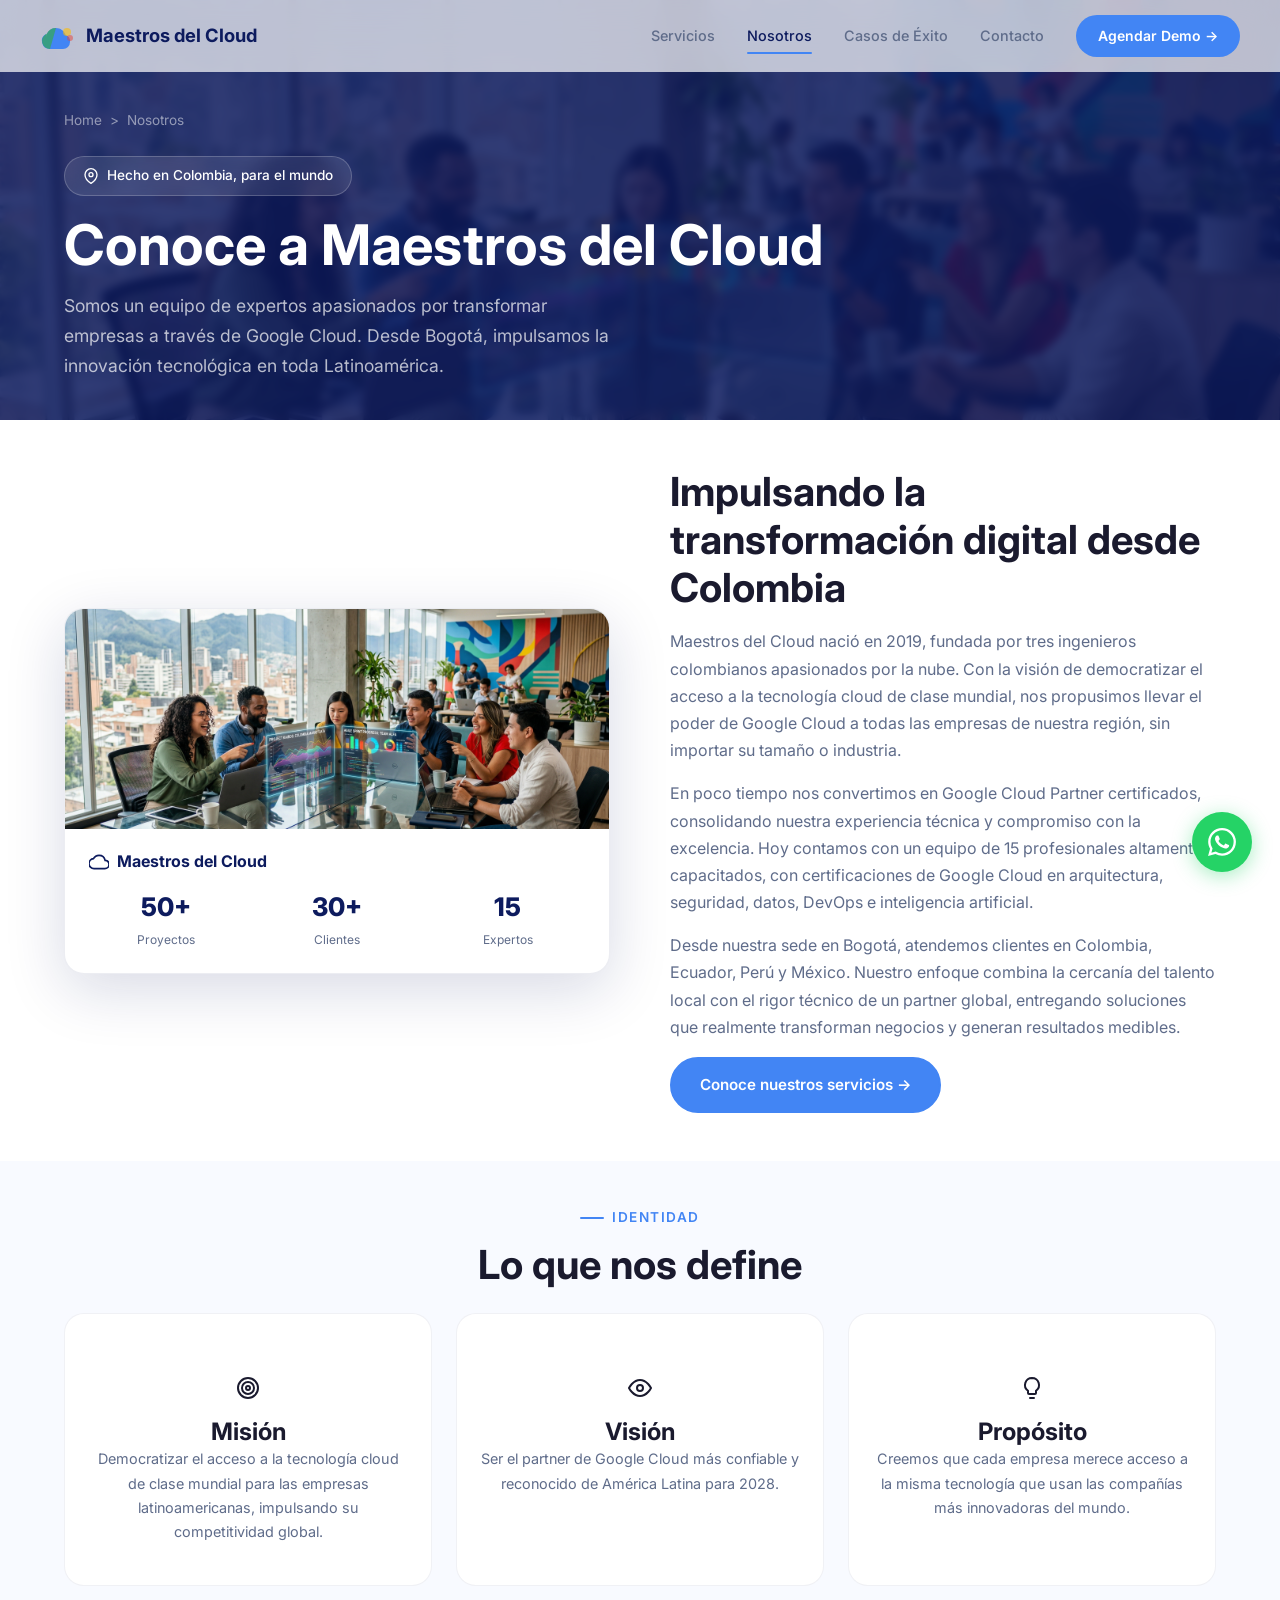
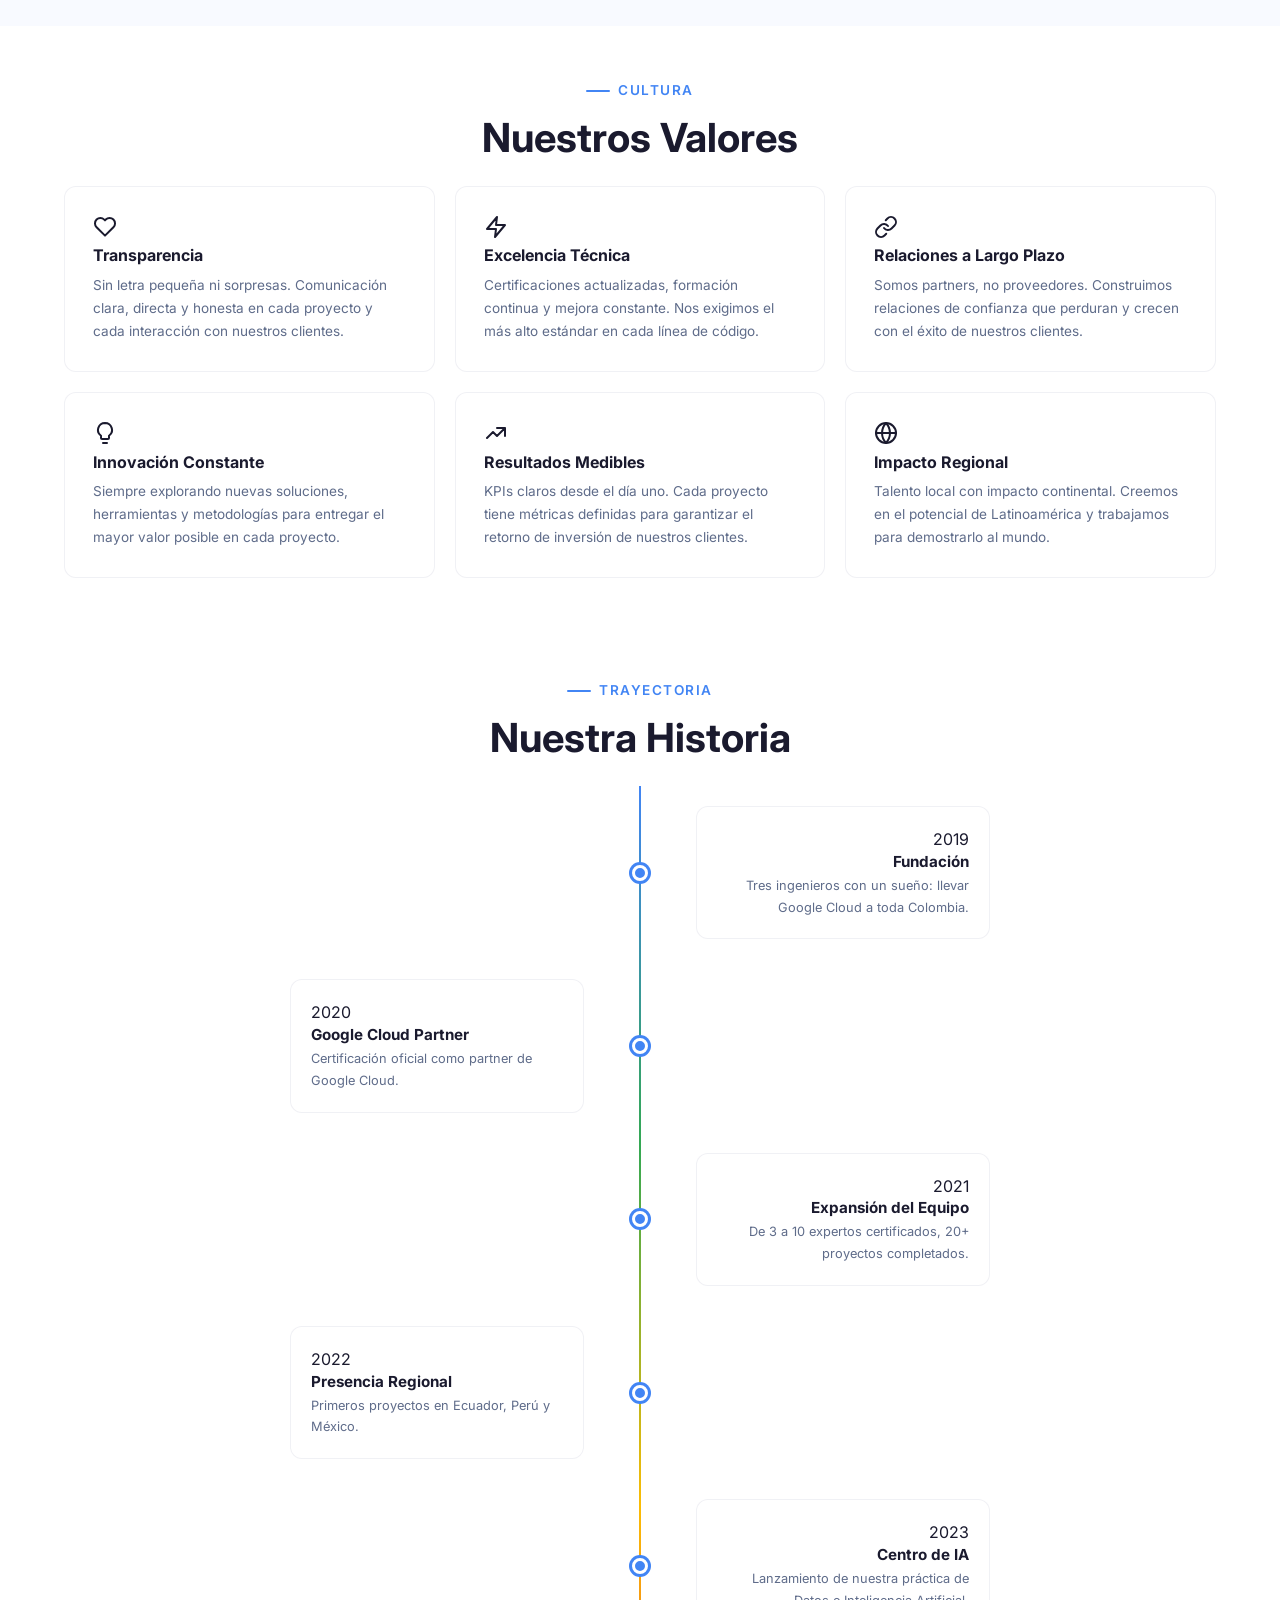
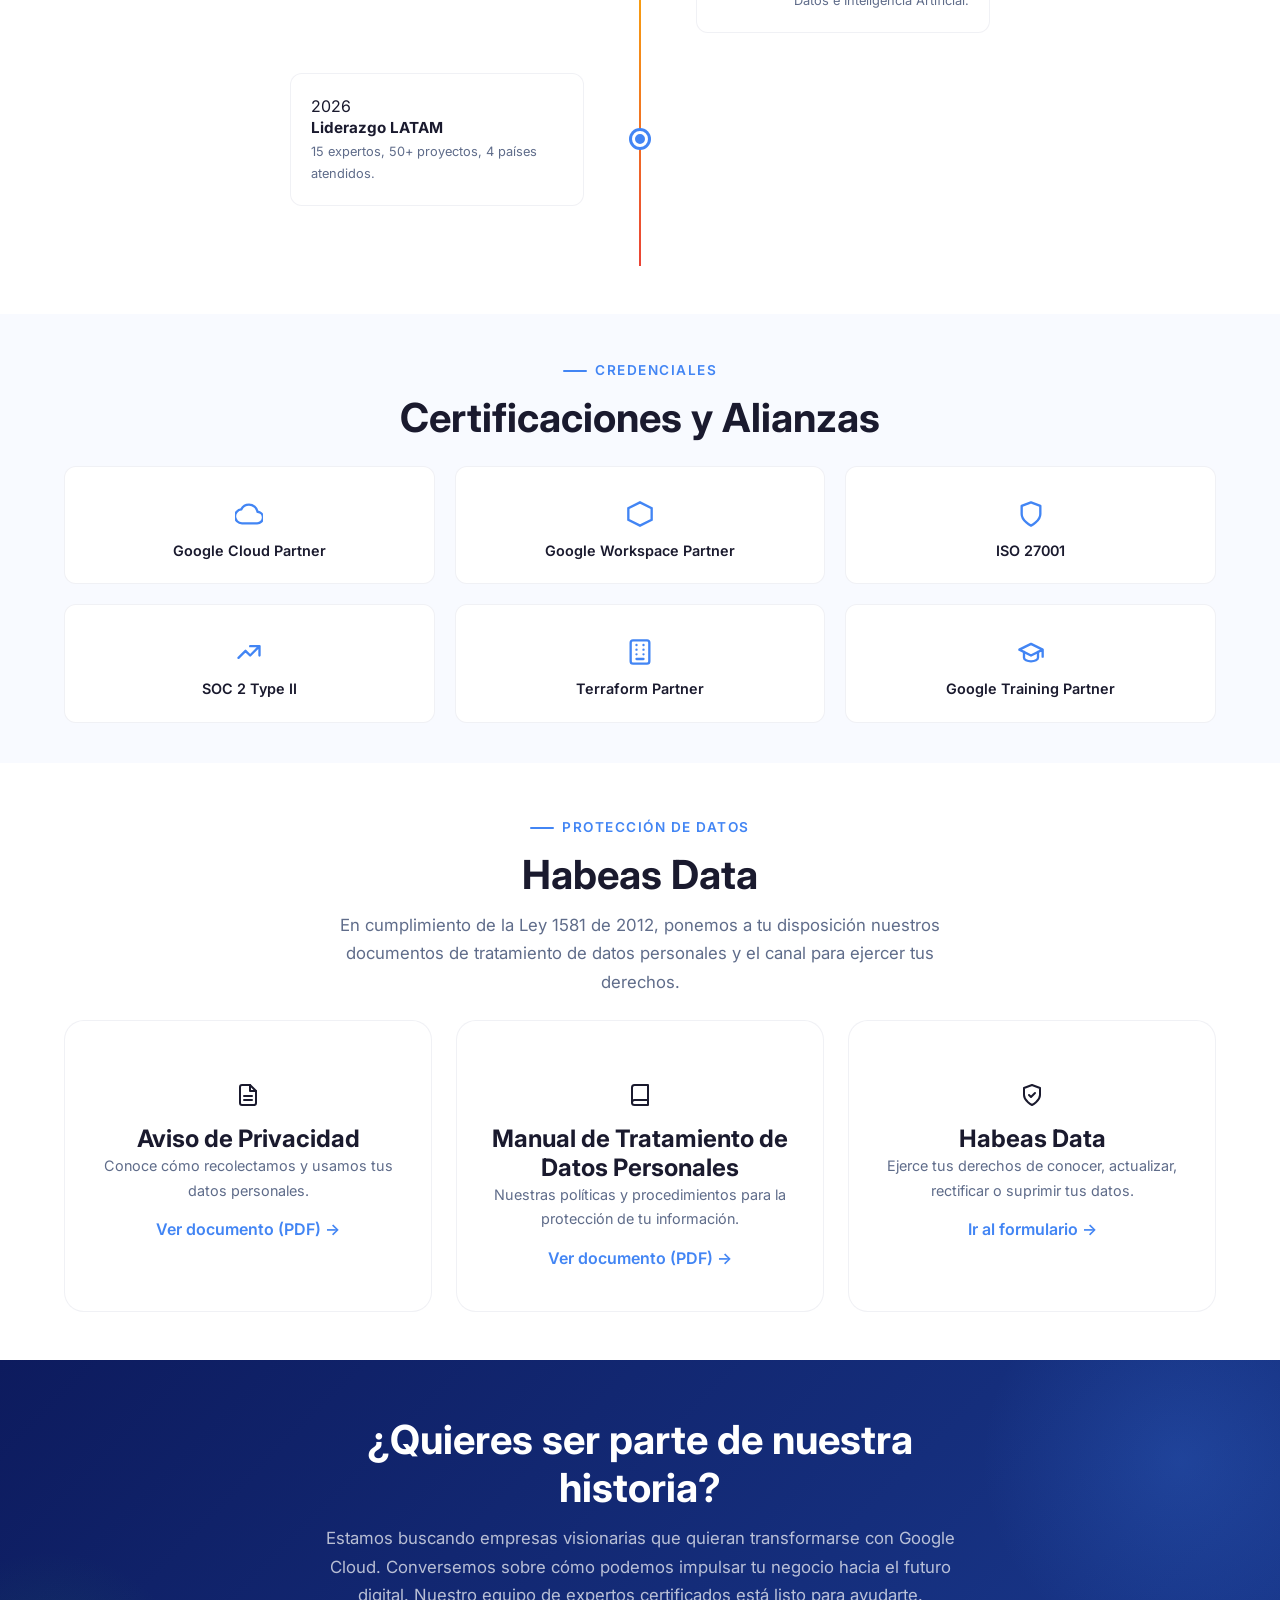
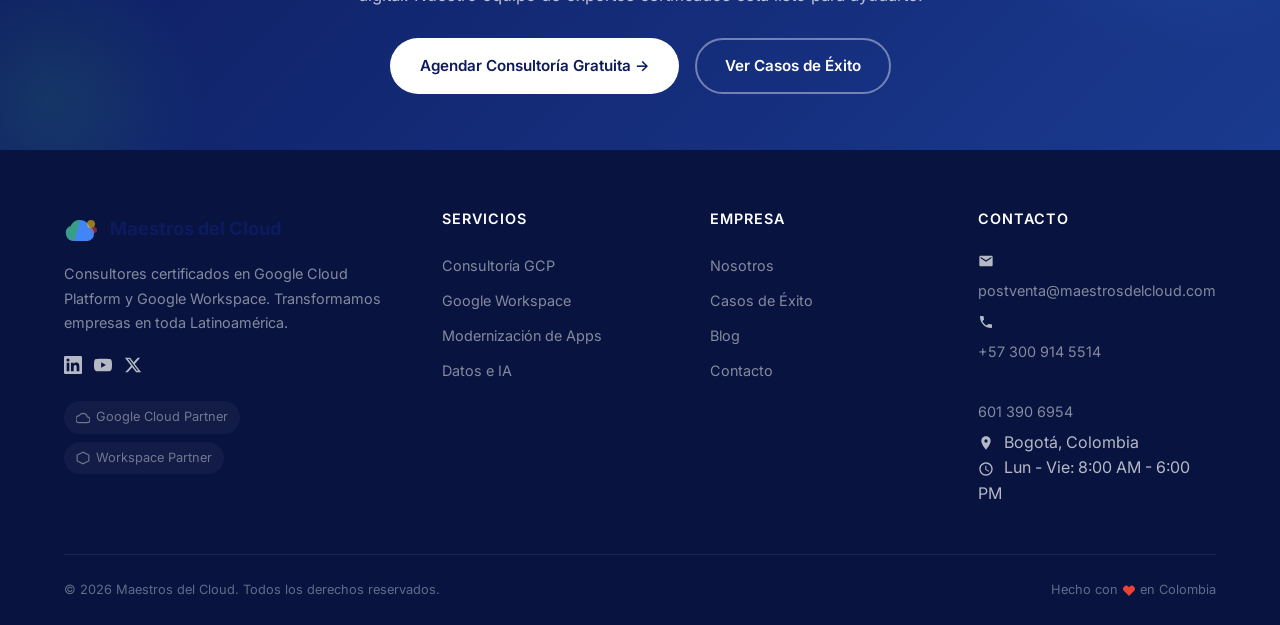
<file: nosotros.html>
<!DOCTYPE html>
<html lang="es">
<head>
  <meta charset="UTF-8">
  <meta name="viewport" content="width=device-width, initial-scale=1.0">
  <meta name="description" content="Conoce a Maestros del Cloud — Google Cloud Partner en Colombia. Nuestro equipo de expertos certificados impulsa la transformaci&oacute;n digital en toda Latinoam&eacute;rica.">
  <meta name="keywords" content="Google Cloud, Partner, Colombia, equipo cloud, nosotros, Bogot&aacute;, LATAM, consultores certificados">
  <meta name="author" content="Maestros del Cloud">
  <title>Nosotros &mdash; Maestros del Cloud | Google Cloud Partner Colombia</title>
  <link rel="icon" type="image/svg+xml" href="data:image/svg+xml,<svg xmlns='http://www.w3.org/2000/svg' width='32' height='32' viewBox='0 0 36 36'><path d='M6 20c0-5.523 4.477-10 10-10 4.4 0 8.1 2.8 9.5 6.7A7 7 0 0130 24a7 7 0 01-7 7H10a8 8 0 01-4-15z' fill='%234285F4'/><path d='M10 31a8 8 0 01-3.2-15.3A10 10 0 0116 10' fill='%2334A853' opacity='0.7'/><circle cx='27' cy='14' r='4' fill='%23FBBC05' opacity='0.6'/></svg>">
  <link rel="preconnect" href="https://fonts.googleapis.com">
  <link rel="preconnect" href="https://fonts.gstatic.com" crossorigin>
  <link href="https://fonts.googleapis.com/css2?family=Inter:wght@400;500;600;700;800&display=swap" rel="stylesheet">
  <link rel="stylesheet" href="styles.css">
</head>
<body>

  <!-- ============ NAVBAR ============ -->
  <nav class="navbar">
    <div class="nav-inner">
      <a href="index.html" class="nav-logo">
        <svg width="36" height="36" viewBox="0 0 36 36" fill="none">
          <path d="M6 20c0-5.523 4.477-10 10-10 4.4 0 8.1 2.8 9.5 6.7A7 7 0 0130 24a7 7 0 01-7 7H10a8 8 0 01-4-15z" fill="#4285F4"/>
          <path d="M10 31a8 8 0 01-3.2-15.3A10 10 0 0116 10" fill="#34A853" opacity="0.7"/>
          <circle cx="27" cy="14" r="4" fill="#FBBC05" opacity="0.6"/>
          <circle cx="30" cy="20" r="3" fill="#EA4335" opacity="0.5"/>
        </svg>
        <span>Maestros del Cloud</span>
      </a>
      <div class="nav-links">
        <a href="servicios.html">Servicios</a>
        <a href="nosotros.html" class="active">Nosotros</a>
        <a href="casos.html">Casos de &Eacute;xito</a>
        <a href="contacto.html">Contacto</a>
        <a href="contacto.html" class="nav-cta">Agendar Demo &rarr;</a>
      </div>
      <button class="hamburger" aria-label="Men&uacute;">
        <span></span><span></span><span></span>
      </button>
    </div>
  </nav>

  <!-- ============ PAGE HERO ============ -->
  <section class="page-hero" style="background-image: url('assets/nosotros-team.jpg'); background-size: cover; background-position: center; position: relative;">
    <div style="position: absolute; top: 0; left: 0; width: 100%; height: 100%; background: rgba(13,27,94,0.85); backdrop-filter: blur(4px);"></div>
    <div class="container" style="position: relative; z-index: 2;">
      <nav class="breadcrumb reveal" aria-label="Breadcrumb">
        <a href="index.html">Home</a>
        <span>&gt;</span>
        <span>Nosotros</span>
      </nav>
      <div class="hero-badge reveal reveal-delay-1"><svg width="16" height="16" viewBox="0 0 24 24" fill="none" stroke="currentColor" stroke-width="2" stroke-linecap="round" stroke-linejoin="round" style="display:inline;vertical-align:middle"><path d="M21 10c0 7-9 13-9 13s-9-6-9-13a9 9 0 0118 0z"/><circle cx="12" cy="10" r="3"/></svg> Hecho en Colombia, para el mundo</div>
      <h1 class="reveal reveal-delay-2">Conoce a Maestros del Cloud</h1>
      <p class="page-hero-subtitle reveal reveal-delay-3">Somos un equipo de expertos apasionados por transformar empresas a trav&eacute;s de Google Cloud. Desde Bogot&aacute;, impulsamos la innovaci&oacute;n tecnol&oacute;gica en toda Latinoam&eacute;rica.</p>
    </div>
  </section>

  <!-- ============ ABOUT INTRO ============ -->
  <section class="reveal">
    <div class="container">
      <div class="about-intro">
        <div class="about-visual reveal reveal-delay-1" style="border-radius: var(--radius-lg); overflow: hidden; box-shadow: var(--shadow-xl);">
          <img src="assets/nosotros-team.jpg" alt="Bogotá Colombia transformación digital" class="about-visual-img" loading="lazy" width="600" height="338" style="object-fit: cover;">
          <div class="about-visual-logo"><svg width="20" height="20" viewBox="0 0 24 24" fill="none" stroke="currentColor" stroke-width="2"><path d="M19.35 10.04A7.49 7.49 0 0012 4C9.11 4 6.6 5.64 5.35 8.04A5.994 5.994 0 000 14c0 3.31 2.69 6 6 6h13c2.76 0 5-2.24 5-5 0-2.64-2.05-4.78-4.65-4.96z"/></svg> Maestros del Cloud</div>
          <div class="about-stats-mini">
            <div class="about-stat-mini">
              <span class="about-stat-number" data-count="50" data-suffix="+">0</span>
              <span class="about-stat-label">Proyectos</span>
            </div>
            <div class="about-stat-mini">
              <span class="about-stat-number" data-count="30" data-suffix="+">0</span>
              <span class="about-stat-label">Clientes</span>
            </div>
            <div class="about-stat-mini">
              <span class="about-stat-number" data-count="15">0</span>
              <span class="about-stat-label">Expertos</span>
            </div>
          </div>
        </div>
        <div class="about-text reveal reveal-delay-2">
          <h2>Impulsando la transformaci&oacute;n digital desde Colombia</h2>
          <p>Maestros del Cloud naci&oacute; en 2019, fundada por tres ingenieros colombianos apasionados por la nube. Con la visi&oacute;n de democratizar el acceso a la tecnolog&iacute;a cloud de clase mundial, nos propusimos llevar el poder de Google Cloud a todas las empresas de nuestra regi&oacute;n, sin importar su tama&ntilde;o o industria.</p>
          <p>En poco tiempo nos convertimos en Google Cloud Partner certificados, consolidando nuestra experiencia t&eacute;cnica y compromiso con la excelencia. Hoy contamos con un equipo de 15 profesionales altamente capacitados, con certificaciones de Google Cloud en arquitectura, seguridad, datos, DevOps e inteligencia artificial.</p>
          <p>Desde nuestra sede en Bogot&aacute;, atendemos clientes en Colombia, Ecuador, Per&uacute; y M&eacute;xico. Nuestro enfoque combina la cercan&iacute;a del talento local con el rigor t&eacute;cnico de un partner global, entregando soluciones que realmente transforman negocios y generan resultados medibles.</p>
          <a href="servicios.html" class="btn btn-accent">Conoce nuestros servicios &rarr;</a>
        </div>
      </div>
    </div>
  </section>

  <!-- ============ MISION / VISION / PROPOSITO ============ -->
  <section class="bg-light reveal">
    <div class="container">
      <div class="section-header">
        <span class="section-label reveal">Identidad</span>
        <h2 class="reveal reveal-delay-1">Lo que nos define</h2>
      </div>
      <div class="mvp-grid">
        <div class="mvp-card reveal reveal-delay-1">
          <span class="mvp-icon"><svg width="24" height="24" viewBox="0 0 24 24" fill="none" stroke="currentColor" stroke-width="2" stroke-linecap="round" stroke-linejoin="round"><circle cx="12" cy="12" r="10"/><circle cx="12" cy="12" r="6"/><circle cx="12" cy="12" r="2"/></svg></span>
          <h3>Misi&oacute;n</h3>
          <p>Democratizar el acceso a la tecnolog&iacute;a cloud de clase mundial para las empresas latinoamericanas, impulsando su competitividad global.</p>
        </div>
        <div class="mvp-card reveal reveal-delay-2">
          <span class="mvp-icon"><svg width="24" height="24" viewBox="0 0 24 24" fill="none" stroke="currentColor" stroke-width="2" stroke-linecap="round" stroke-linejoin="round"><path d="M1 12s4-8 11-8 11 8 11 8-4 8-11 8-11-8-11-8z"/><circle cx="12" cy="12" r="3"/></svg></span>
          <h3>Visi&oacute;n</h3>
          <p>Ser el partner de Google Cloud m&aacute;s confiable y reconocido de Am&eacute;rica Latina para 2028.</p>
        </div>
        <div class="mvp-card reveal reveal-delay-3">
          <span class="mvp-icon"><svg width="24" height="24" viewBox="0 0 24 24" fill="none" stroke="currentColor" stroke-width="2" stroke-linecap="round" stroke-linejoin="round"><path d="M9 18h6m-5 4h4M12 2a7 7 0 00-4 12.73V17a1 1 0 001 1h6a1 1 0 001-1v-2.27A7 7 0 0012 2z"/></svg></span>
          <h3>Prop&oacute;sito</h3>
          <p>Creemos que cada empresa merece acceso a la misma tecnolog&iacute;a que usan las compa&ntilde;&iacute;as m&aacute;s innovadoras del mundo.</p>
        </div>
      </div>
    </div>
  </section>

  <!-- ============ VALUES ============ -->
  <section class="reveal">
    <div class="container">
      <div class="section-header">
        <span class="section-label reveal">Cultura</span>
        <h2 class="reveal reveal-delay-1">Nuestros Valores</h2>
      </div>
      <div class="values-grid">
        <div class="value-card reveal reveal-delay-1">
          <span class="value-icon"><svg width="24" height="24" viewBox="0 0 24 24" fill="none" stroke="currentColor" stroke-width="2" stroke-linecap="round" stroke-linejoin="round"><path d="M20.42 4.58a5.4 5.4 0 00-7.65 0l-.77.78-.77-.78a5.4 5.4 0 00-7.65 7.65l.78.77 7.65 7.65 7.65-7.65.77-.77a5.4 5.4 0 00-.01-7.65z"/></svg></span>
          <h4>Transparencia</h4>
          <p>Sin letra peque&ntilde;a ni sorpresas. Comunicaci&oacute;n clara, directa y honesta en cada proyecto y cada interacci&oacute;n con nuestros clientes.</p>
        </div>
        <div class="value-card reveal reveal-delay-1">
          <span class="value-icon"><svg width="24" height="24" viewBox="0 0 24 24" fill="none" stroke="currentColor" stroke-width="2" stroke-linecap="round" stroke-linejoin="round"><path d="M13 2L3 14h9l-1 8 10-12h-9l1-8z"/></svg></span>
          <h4>Excelencia T&eacute;cnica</h4>
          <p>Certificaciones actualizadas, formaci&oacute;n continua y mejora constante. Nos exigimos el m&aacute;s alto est&aacute;ndar en cada l&iacute;nea de c&oacute;digo.</p>
        </div>
        <div class="value-card reveal reveal-delay-2">
          <span class="value-icon"><svg width="24" height="24" viewBox="0 0 24 24" fill="none" stroke="currentColor" stroke-width="2" stroke-linecap="round" stroke-linejoin="round"><path d="M10 13a5 5 0 007.54.54l3-3a5 5 0 00-7.07-7.07l-1.72 1.71"/><path d="M14 11a5 5 0 00-7.54-.54l-3 3a5 5 0 007.07 7.07l1.71-1.71"/></svg></span>
          <h4>Relaciones a Largo Plazo</h4>
          <p>Somos partners, no proveedores. Construimos relaciones de confianza que perduran y crecen con el &eacute;xito de nuestros clientes.</p>
        </div>
        <div class="value-card reveal reveal-delay-2">
          <span class="value-icon"><svg width="24" height="24" viewBox="0 0 24 24" fill="none" stroke="currentColor" stroke-width="2" stroke-linecap="round" stroke-linejoin="round"><path d="M9 18h6m-5 4h4M12 2a7 7 0 00-4 12.73V17a1 1 0 001 1h6a1 1 0 001-1v-2.27A7 7 0 0012 2z"/></svg></span>
          <h4>Innovaci&oacute;n Constante</h4>
          <p>Siempre explorando nuevas soluciones, herramientas y metodolog&iacute;as para entregar el mayor valor posible en cada proyecto.</p>
        </div>
        <div class="value-card reveal reveal-delay-3">
          <span class="value-icon"><svg width="24" height="24" viewBox="0 0 24 24" fill="none" stroke="currentColor" stroke-width="2" stroke-linecap="round" stroke-linejoin="round"><path d="M13 7h8m0 0v8m0-8l-8 8-4-4-6 6"/></svg></span>
          <h4>Resultados Medibles</h4>
          <p>KPIs claros desde el d&iacute;a uno. Cada proyecto tiene m&eacute;tricas definidas para garantizar el retorno de inversi&oacute;n de nuestros clientes.</p>
        </div>
        <div class="value-card reveal reveal-delay-3">
          <span class="value-icon"><svg width="24" height="24" viewBox="0 0 24 24" fill="none" stroke="currentColor" stroke-width="2" stroke-linecap="round" stroke-linejoin="round"><circle cx="12" cy="12" r="10"/><line x1="2" y1="12" x2="22" y2="12"/><path d="M12 2a15.3 15.3 0 014 10 15.3 15.3 0 01-4 10 15.3 15.3 0 01-4-10 15.3 15.3 0 014-10z"/></svg></span>
          <h4>Impacto Regional</h4>
          <p>Talento local con impacto continental. Creemos en el potencial de Latinoam&eacute;rica y trabajamos para demostrarlo al mundo.</p>
        </div>
      </div>
    </div>
  </section>

  <!-- ============ TIMELINE ============ -->
  <section class="reveal">
    <div class="container">
      <div class="section-header">
        <span class="section-label reveal">Trayectoria</span>
        <h2 class="reveal reveal-delay-1">Nuestra Historia</h2>
      </div>
      <div class="timeline">
        <div class="timeline-item reveal reveal-delay-1">
          <div class="timeline-dot"></div>
          <div class="timeline-content">
            <span class="timeline-year">2019</span>
            <h4>Fundaci&oacute;n</h4>
            <p>Tres ingenieros con un sue&ntilde;o: llevar Google Cloud a toda Colombia.</p>
          </div>
        </div>
        <div class="timeline-item reveal reveal-delay-1">
          <div class="timeline-dot"></div>
          <div class="timeline-content">
            <span class="timeline-year">2020</span>
            <h4>Google Cloud Partner</h4>
            <p>Certificaci&oacute;n oficial como partner de Google Cloud.</p>
          </div>
        </div>
        <div class="timeline-item reveal reveal-delay-2">
          <div class="timeline-dot"></div>
          <div class="timeline-content">
            <span class="timeline-year">2021</span>
            <h4>Expansi&oacute;n del Equipo</h4>
            <p>De 3 a 10 expertos certificados, 20+ proyectos completados.</p>
          </div>
        </div>
        <div class="timeline-item reveal reveal-delay-2">
          <div class="timeline-dot"></div>
          <div class="timeline-content">
            <span class="timeline-year">2022</span>
            <h4>Presencia Regional</h4>
            <p>Primeros proyectos en Ecuador, Per&uacute; y M&eacute;xico.</p>
          </div>
        </div>
        <div class="timeline-item reveal reveal-delay-3">
          <div class="timeline-dot"></div>
          <div class="timeline-content">
            <span class="timeline-year">2023</span>
            <h4>Centro de IA</h4>
            <p>Lanzamiento de nuestra pr&aacute;ctica de Datos e Inteligencia Artificial.</p>
          </div>
        </div>
        <div class="timeline-item reveal reveal-delay-3">
          <div class="timeline-dot"></div>
          <div class="timeline-content">
            <span class="timeline-year">2026</span>
            <h4>Liderazgo LATAM</h4>
            <p>15 expertos, 50+ proyectos, 4 pa&iacute;ses atendidos.</p>
          </div>
        </div>
      </div>
    </div>
  </section>

  <!-- ============ CERTIFICATIONS ============ -->
  <section class="bg-light reveal">
    <div class="container">
      <div class="section-header">
        <span class="section-label reveal">Credenciales</span>
        <h2 class="reveal reveal-delay-1">Certificaciones y Alianzas</h2>
      </div>
      <div class="certs-grid">
        <div class="cert-card reveal reveal-delay-1">
          <span class="cert-icon"><svg width="24" height="24" viewBox="0 0 24 24" fill="none" stroke="currentColor" stroke-width="2"><path d="M19.35 10.04A7.49 7.49 0 0012 4C9.11 4 6.6 5.64 5.35 8.04A5.994 5.994 0 000 14c0 3.31 2.69 6 6 6h13c2.76 0 5-2.24 5-5 0-2.64-2.05-4.78-4.65-4.96z"/></svg></span>
          <h4>Google Cloud Partner</h4>
        </div>
        <div class="cert-card reveal reveal-delay-1">
          <span class="cert-icon"><svg width="24" height="24" viewBox="0 0 24 24" fill="none" stroke="currentColor" stroke-width="2"><path d="M12 2L2 7v10l10 5 10-5V7L12 2z"/></svg></span>
          <h4>Google Workspace Partner</h4>
        </div>
        <div class="cert-card reveal reveal-delay-2">
          <span class="cert-icon"><svg width="24" height="24" viewBox="0 0 24 24" fill="none" stroke="currentColor" stroke-width="2" stroke-linecap="round" stroke-linejoin="round"><path d="M12 22s8-4 8-10V5l-8-3-8 3v7c0 6 8 10 8 10z"/></svg></span>
          <h4>ISO 27001</h4>
        </div>
        <div class="cert-card reveal reveal-delay-2">
          <span class="cert-icon"><svg width="24" height="24" viewBox="0 0 24 24" fill="none" stroke="currentColor" stroke-width="2" stroke-linecap="round" stroke-linejoin="round"><path d="M13 7h8m0 0v8m0-8l-8 8-4-4-6 6"/></svg></span>
          <h4>SOC 2 Type II</h4>
        </div>
        <div class="cert-card reveal reveal-delay-3">
          <span class="cert-icon"><svg width="24" height="24" viewBox="0 0 24 24" fill="none" stroke="currentColor" stroke-width="2" stroke-linecap="round" stroke-linejoin="round"><rect x="4" y="2" width="16" height="20" rx="2" ry="2"/><line x1="9" y1="6" x2="9" y2="6.01"/><line x1="15" y1="6" x2="15" y2="6.01"/><line x1="9" y1="10" x2="9" y2="10.01"/><line x1="15" y1="10" x2="15" y2="10.01"/><line x1="9" y1="14" x2="9" y2="14.01"/><line x1="15" y1="14" x2="15" y2="14.01"/><line x1="9" y1="18" x2="15" y2="18"/></svg></span>
          <h4>Terraform Partner</h4>
        </div>
        <div class="cert-card reveal reveal-delay-3">
          <span class="cert-icon"><svg width="24" height="24" viewBox="0 0 24 24" fill="none" stroke="currentColor" stroke-width="2" stroke-linecap="round" stroke-linejoin="round"><path d="M22 10v6M2 10l10-5 10 5-10 5z"/><path d="M6 12v5c0 1.66 2.69 3 6 3s6-1.34 6-3v-5"/></svg></span>
          <h4>Google Training Partner</h4>
        </div>
      </div>
    </div>
  </section>

  <!-- ============ HABEAS DATA ============ -->
  <section class="reveal" id="habeas-data">
    <div class="container">
      <div class="section-header">
        <span class="section-label reveal">Protecci&oacute;n de Datos</span>
        <h2 class="reveal reveal-delay-1">Habeas Data</h2>
        <p class="reveal reveal-delay-2" style="max-width: 640px; margin: 12px auto 0; text-align: center;">En cumplimiento de la Ley 1581 de 2012, ponemos a tu disposici&oacute;n nuestros documentos de tratamiento de datos personales y el canal para ejercer tus derechos.</p>
      </div>
      <div class="mvp-grid">
        <a href="assets/docs/aviso-de-privacidad.pdf" target="_blank" rel="noopener noreferrer" class="mvp-card reveal reveal-delay-1" style="text-decoration: none; color: inherit; display: block;">
          <span class="mvp-icon"><svg width="24" height="24" viewBox="0 0 24 24" fill="none" stroke="currentColor" stroke-width="2" stroke-linecap="round" stroke-linejoin="round"><path d="M14 2H6a2 2 0 00-2 2v16a2 2 0 002 2h12a2 2 0 002-2V8z"/><path d="M14 2v6h6"/><line x1="16" y1="13" x2="8" y2="13"/><line x1="16" y1="17" x2="8" y2="17"/></svg></span>
          <h3>Aviso de Privacidad</h3>
          <p>Conoce c&oacute;mo recolectamos y usamos tus datos personales.</p>
          <span style="display: inline-block; margin-top: 14px; font-weight: 600; color: #4285F4;">Ver documento (PDF) &rarr;</span>
        </a>
        <a href="assets/docs/manual-tratamiento-datos-personales.pdf" target="_blank" rel="noopener noreferrer" class="mvp-card reveal reveal-delay-2" style="text-decoration: none; color: inherit; display: block;">
          <span class="mvp-icon"><svg width="24" height="24" viewBox="0 0 24 24" fill="none" stroke="currentColor" stroke-width="2" stroke-linecap="round" stroke-linejoin="round"><path d="M4 19.5A2.5 2.5 0 016.5 17H20"/><path d="M6.5 2H20v20H6.5A2.5 2.5 0 014 19.5v-15A2.5 2.5 0 016.5 2z"/></svg></span>
          <h3>Manual de Tratamiento de Datos Personales</h3>
          <p>Nuestras pol&iacute;ticas y procedimientos para la protecci&oacute;n de tu informaci&oacute;n.</p>
          <span style="display: inline-block; margin-top: 14px; font-weight: 600; color: #4285F4;">Ver documento (PDF) &rarr;</span>
        </a>
        <a href="https://forms.gle/inWdLz79Ucx3fZnB6" target="_blank" rel="noopener noreferrer" class="mvp-card reveal reveal-delay-3" style="text-decoration: none; color: inherit; display: block;">
          <span class="mvp-icon"><svg width="24" height="24" viewBox="0 0 24 24" fill="none" stroke="currentColor" stroke-width="2" stroke-linecap="round" stroke-linejoin="round"><path d="M12 22s8-4 8-10V5l-8-3-8 3v7c0 6 8 10 8 10z"/><path d="M9 12l2 2 4-4"/></svg></span>
          <h3>Habeas Data</h3>
          <p>Ejerce tus derechos de conocer, actualizar, rectificar o suprimir tus datos.</p>
          <span style="display: inline-block; margin-top: 14px; font-weight: 600; color: #4285F4;">Ir al formulario &rarr;</span>
        </a>
      </div>
    </div>
  </section>

  <!-- ============ CTA ============ -->
  <section class="cta-section reveal">
    <div class="container">
      <div class="cta-content">
        <h2>&iquest;Quieres ser parte de nuestra historia?</h2>
        <p>Estamos buscando empresas visionarias que quieran transformarse con Google Cloud. Conversemos sobre c&oacute;mo podemos impulsar tu negocio hacia el futuro digital. Nuestro equipo de expertos certificados est&aacute; listo para ayudarte.</p>
        <div class="cta-buttons">
          <a href="contacto.html" class="btn btn-primary">Agendar Consultor&iacute;a Gratuita &rarr;</a>
          <a href="casos.html" class="btn btn-outline">Ver Casos de &Eacute;xito</a>
        </div>
      </div>
    </div>
  </section>

  <!-- ============ FOOTER ============ -->
  <footer class="footer">
    <div class="container">
      <div class="footer-grid">
        <div class="footer-brand">
          <a href="index.html" class="nav-logo">
            <svg width="36" height="36" viewBox="0 0 36 36" fill="none" xmlns="http://www.w3.org/2000/svg">
              <path d="M6 20c0-5.523 4.477-10 10-10 4.4 0 8.1 2.8 9.5 6.7A7 7 0 0130 24a7 7 0 01-7 7H10a8 8 0 01-4-15z" fill="#4285F4"/>
              <path d="M10 31a8 8 0 01-3.2-15.3A10 10 0 0116 10" fill="#34A853" opacity="0.7"/>
              <circle cx="27" cy="14" r="4" fill="#FBBC05" opacity="0.6"/>
              <circle cx="30" cy="20" r="3" fill="#EA4335" opacity="0.5"/>
            </svg>
            <span>Maestros del Cloud</span>
          </a>
          <p>Consultores certificados en Google Cloud Platform y Google Workspace. Transformamos empresas en toda Latinoam&eacute;rica.</p>
          <div class="footer-socials">
            <a href="#" aria-label="LinkedIn" target="_blank" rel="noopener noreferrer">
              <svg width="18" height="18" viewBox="0 0 24 24" fill="currentColor"><path d="M20.447 20.452h-3.554v-5.569c0-1.328-.027-3.037-1.852-3.037-1.853 0-2.136 1.445-2.136 2.939v5.667H9.351V9h3.414v1.561h.046c.477-.9 1.637-1.85 3.37-1.85 3.601 0 4.267 2.37 4.267 5.455v6.286zM5.337 7.433a2.062 2.062 0 01-2.063-2.065 2.064 2.064 0 112.063 2.065zm1.782 13.019H3.555V9h3.564v11.452zM22.225 0H1.771C.792 0 0 .774 0 1.729v20.542C0 23.227.792 24 1.771 24h20.451C23.2 24 24 23.227 24 22.271V1.729C24 .774 23.2 0 22.222 0h.003z"/></svg>
            </a>
            <a href="#" aria-label="YouTube" target="_blank" rel="noopener noreferrer">
              <svg width="18" height="18" viewBox="0 0 24 24" fill="currentColor"><path d="M23.498 6.186a3.016 3.016 0 00-2.122-2.136C19.505 3.545 12 3.545 12 3.545s-7.505 0-9.377.505A3.017 3.017 0 00.502 6.186C0 8.07 0 12 0 12s0 3.93.502 5.814a3.016 3.016 0 002.122 2.136c1.871.505 9.376.505 9.376.505s7.505 0 9.377-.505a3.015 3.015 0 002.122-2.136C24 15.93 24 12 24 12s0-3.93-.502-5.814zM9.545 15.568V8.432L15.818 12l-6.273 3.568z"/></svg>
            </a>
            <a href="#" aria-label="X (Twitter)" target="_blank" rel="noopener noreferrer">
              <svg width="18" height="18" viewBox="0 0 24 24" fill="currentColor"><path d="M18.244 2.25h3.308l-7.227 8.26 8.502 11.24H16.17l-5.214-6.817L4.99 21.75H1.68l7.73-8.835L1.254 2.25H8.08l4.713 6.231zm-1.161 17.52h1.833L7.084 4.126H5.117z"/></svg>
            </a>
          </div>
          <div class="footer-badges">
            <span class="footer-badge"><svg width="14" height="14" viewBox="0 0 24 24" fill="none" stroke="currentColor" stroke-width="2" style="display:inline;vertical-align:middle"><path d="M19.35 10.04A7.49 7.49 0 0012 4C9.11 4 6.6 5.64 5.35 8.04A5.994 5.994 0 000 14c0 3.31 2.69 6 6 6h13c2.76 0 5-2.24 5-5 0-2.64-2.05-4.78-4.65-4.96z"/></svg> Google Cloud Partner</span>
            <span class="footer-badge"><svg width="14" height="14" viewBox="0 0 24 24" fill="none" stroke="currentColor" stroke-width="2" style="display:inline;vertical-align:middle"><path d="M12 2L2 7v10l10 5 10-5V7L12 2z"/></svg> Workspace Partner</span>
          </div>
        </div>
        <div class="footer-col">
          <h4>Servicios</h4>
          <ul>
            <li><a href="servicios.html">Consultor&iacute;a GCP</a></li>
            <li><a href="servicios.html">Google Workspace</a></li>
            <li><a href="servicios.html">Modernizaci&oacute;n de Apps</a></li>
            <li><a href="servicios.html">Datos e IA</a></li>
          </ul>
        </div>
        <div class="footer-col">
          <h4>Empresa</h4>
          <ul>
            <li><a href="nosotros.html">Nosotros</a></li>
            <li><a href="casos.html">Casos de &Eacute;xito</a></li>
            <li><a href="#">Blog</a></li>
            <li><a href="contacto.html">Contacto</a></li>
          </ul>
        </div>
        <div class="footer-col">
          <h4>Contacto</h4>
          <ul>
            <li>
              <svg width="16" height="16" viewBox="0 0 24 24" fill="currentColor" style="vertical-align: middle; margin-right: 6px;"><path d="M20 4H4c-1.1 0-2 .9-2 2v12c0 1.1.9 2 2 2h16c1.1 0 2-.9 2-2V6c0-1.1-.9-2-2-2zm0 4l-8 5-8-5V6l8 5 8-5v2z"/></svg>
              <a href="mailto:postventa@maestrosdelcloud.com">postventa@maestrosdelcloud.com</a>
            </li>
            <li>
              <svg width="16" height="16" viewBox="0 0 24 24" fill="currentColor" style="vertical-align: middle; margin-right: 6px;"><path d="M6.62 10.79c1.44 2.83 3.76 5.14 6.59 6.59l2.2-2.2c.27-.27.67-.36 1.02-.24 1.12.37 2.33.57 3.57.57.55 0 1 .45 1 1V20c0 .55-.45 1-1 1-9.39 0-17-7.61-17-17 0-.55.45-1 1-1h3.5c.55 0 1 .45 1 1 0 1.25.2 2.45.57 3.57.11.35.03.74-.25 1.02l-2.2 2.2z"/></svg>
              <a href="tel:+573009145514">+57 300 914 5514</a><br>
              <a href="tel:+576013906954">601 390 6954</a>
            </li>
            <li>
              <svg width="16" height="16" viewBox="0 0 24 24" fill="currentColor" style="vertical-align: middle; margin-right: 6px;"><path d="M12 2C8.13 2 5 5.13 5 9c0 5.25 7 13 7 13s7-7.75 7-13c0-3.87-3.13-7-7-7zm0 9.5a2.5 2.5 0 010-5 2.5 2.5 0 010 5z"/></svg>
              Bogot&aacute;, Colombia
            </li>
            <li>
              <svg width="16" height="16" viewBox="0 0 24 24" fill="currentColor" style="vertical-align: middle; margin-right: 6px;"><path d="M11.99 2C6.47 2 2 6.48 2 12s4.47 10 9.99 10C17.52 22 22 17.52 22 12S17.52 2 11.99 2zM12 20c-4.42 0-8-3.58-8-8s3.58-8 8-8 8 3.58 8 8-3.58 8-8 8zm.5-13H11v6l5.25 3.15.75-1.23-4.5-2.67z"/></svg>
              Lun - Vie: 8:00 AM - 6:00 PM
            </li>
          </ul>
        </div>
      </div>
      <div class="footer-bottom">
        <p>&copy; 2026 Maestros del Cloud. Todos los derechos reservados.</p>
        <p>Hecho con <svg width="14" height="14" viewBox="0 0 24 24" fill="currentColor" stroke="none" style="display:inline;vertical-align:middle;color:#EA4335"><path d="M20.42 4.58a5.4 5.4 0 00-7.65 0l-.77.78-.77-.78a5.4 5.4 0 00-7.65 7.65l.78.77 7.65 7.65 7.65-7.65.77-.77a5.4 5.4 0 00-.01-7.65z"/></svg> en Colombia</p>
      </div>
    </div>
  </footer>

  <!-- ============ WHATSAPP FLOAT ============ -->
  <a href="https://wa.me/573009145514" class="whatsapp-float" target="_blank" aria-label="WhatsApp">
    <svg viewBox="0 0 24 24" width="28" height="28" fill="#fff">
      <path d="M17.472 14.382c-.297-.149-1.758-.867-2.03-.967-.273-.099-.471-.148-.67.15-.197.297-.767.966-.94 1.164-.173.199-.347.223-.644.075-.297-.15-1.255-.463-2.39-1.475-.883-.788-1.48-1.761-1.653-2.059-.173-.297-.018-.458.13-.606.134-.133.298-.347.446-.52.149-.174.198-.298.298-.497.099-.198.05-.371-.025-.52-.075-.149-.669-1.612-.916-2.207-.242-.579-.487-.5-.669-.51-.173-.008-.371-.01-.57-.01-.198 0-.52.074-.792.372-.272.297-1.04 1.016-1.04 2.479 0 1.462 1.065 2.875 1.213 3.074.149.198 2.096 3.2 5.077 4.487.709.306 1.262.489 1.694.625.712.227 1.36.195 1.871.118.571-.085 1.758-.719 2.006-1.413.248-.694.248-1.289.173-1.413-.074-.124-.272-.198-.57-.347m-5.421 7.403h-.004a9.87 9.87 0 01-5.031-1.378l-.361-.214-3.741.982.998-3.648-.235-.374a9.86 9.86 0 01-1.51-5.26c.001-5.45 4.436-9.884 9.888-9.884 2.64 0 5.122 1.03 6.988 2.898a9.825 9.825 0 012.893 6.994c-.003 5.45-4.437 9.884-9.885 9.884m8.413-18.297A11.815 11.815 0 0012.05 0C5.495 0 .16 5.335.157 11.892c0 2.096.547 4.142 1.588 5.945L.057 24l6.305-1.654a11.882 11.882 0 005.683 1.448h.005c6.554 0 11.89-5.335 11.893-11.893a11.821 11.821 0 00-3.48-8.413z"/>
    </svg>
  </a>

  <script src="main.js"></script>
</body>
</html>
</file>
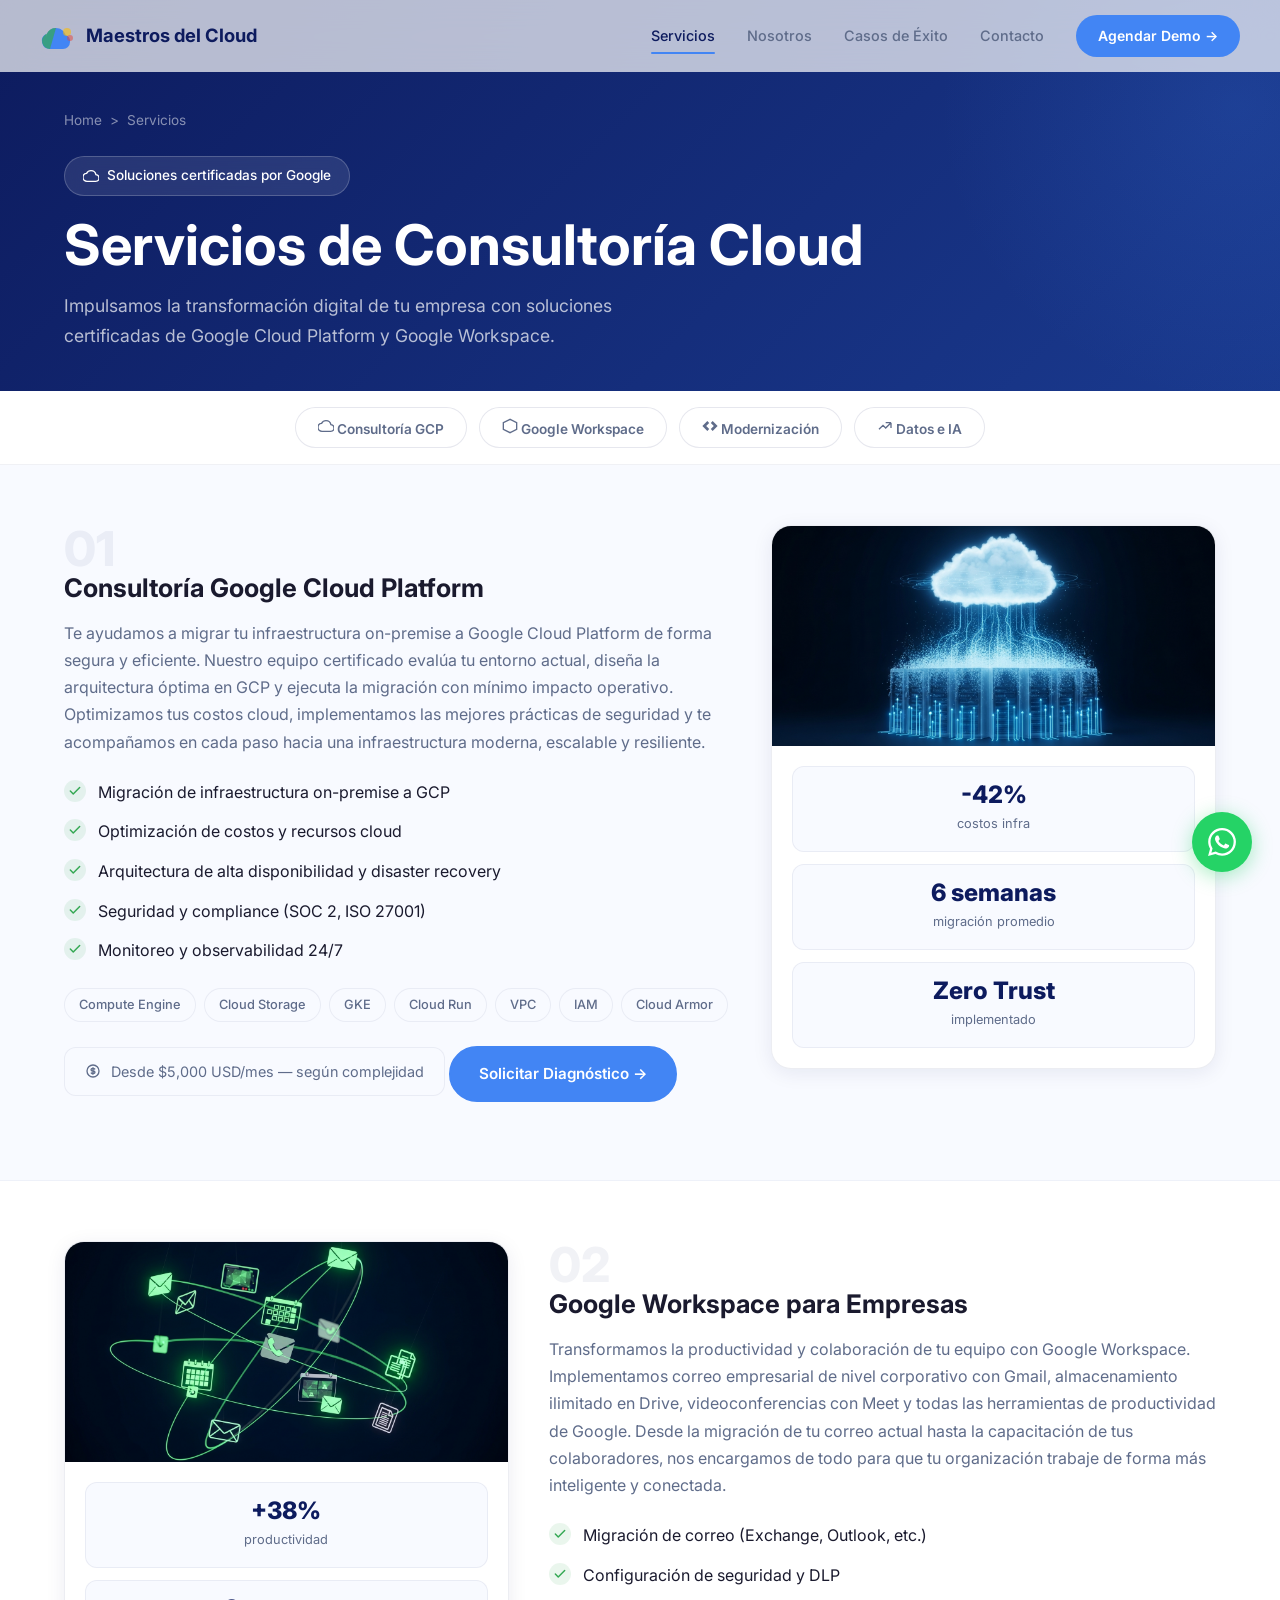
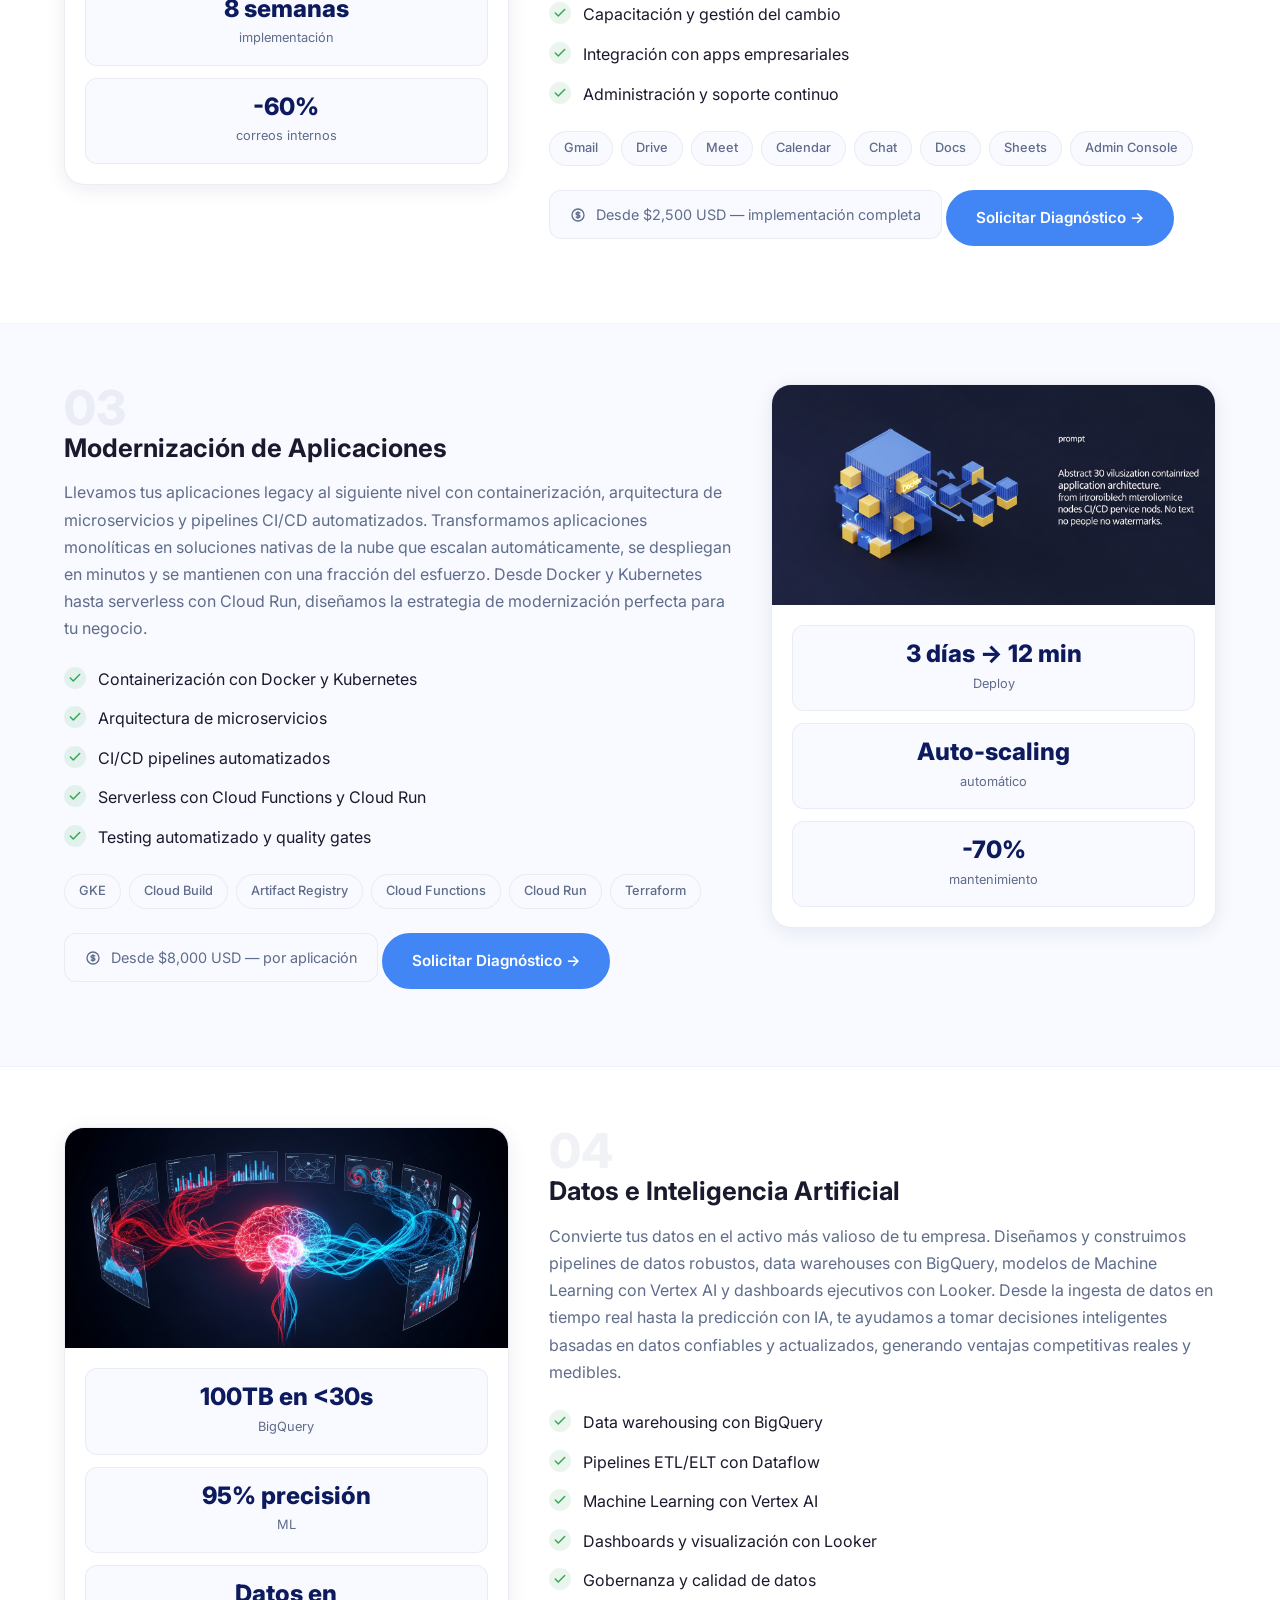
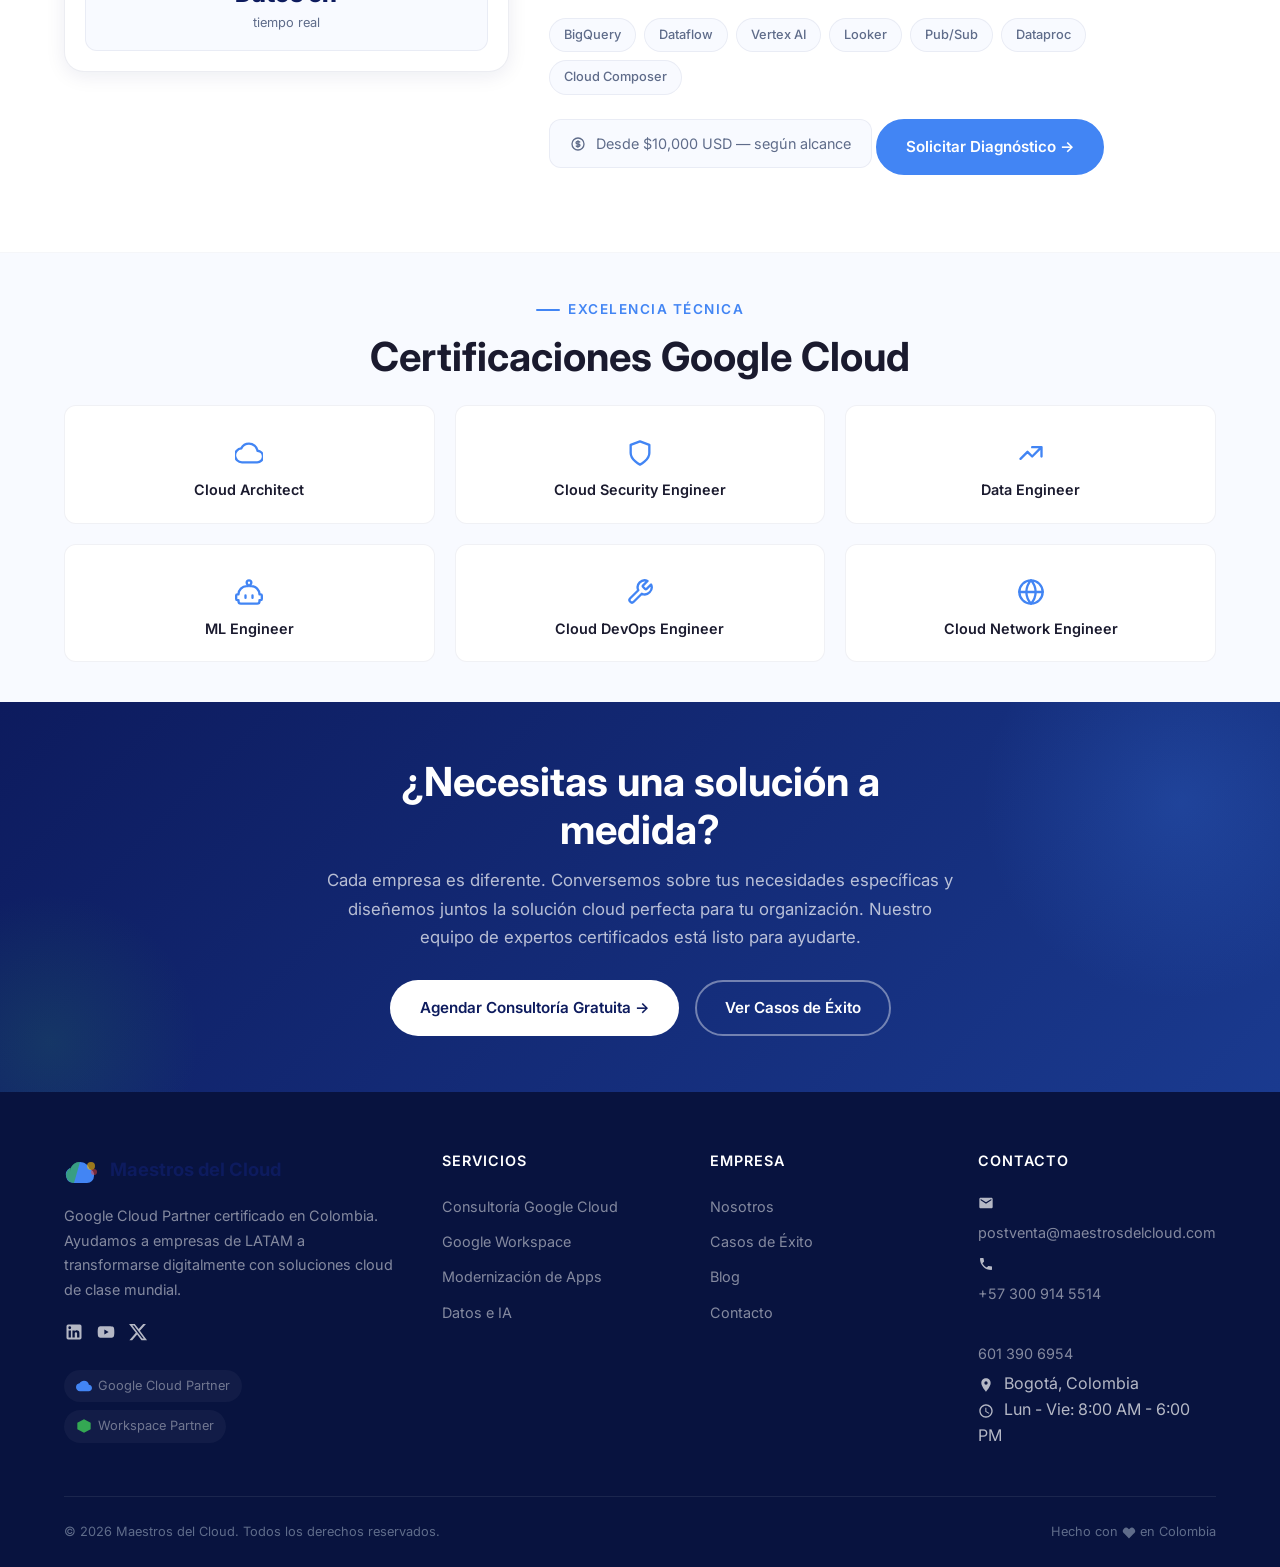
<file: servicios.html>
<!DOCTYPE html>
<html lang="es">
<head>
  <meta charset="UTF-8">
  <meta name="viewport" content="width=device-width, initial-scale=1.0">
  <meta name="description" content="Servicios de consultoría Google Cloud Platform y Google Workspace. Migración, modernización de aplicaciones, datos e inteligencia artificial en Colombia y LATAM.">
  <meta name="keywords" content="Google Cloud, consultoría GCP, Google Workspace, migración cloud, modernización aplicaciones, datos IA, Colombia, LATAM">
  <meta name="author" content="Maestros del Cloud">
  <title>Servicios — Maestros del Cloud | Google Cloud Partner Colombia</title>
  <link rel="icon" type="image/svg+xml" href="data:image/svg+xml,<svg xmlns='http://www.w3.org/2000/svg' width='32' height='32' viewBox='0 0 36 36'><path d='M6 20c0-5.523 4.477-10 10-10 4.4 0 8.1 2.8 9.5 6.7A7 7 0 0130 24a7 7 0 01-7 7H10a8 8 0 01-4-15z' fill='%234285F4'/><path d='M10 31a8 8 0 01-3.2-15.3A10 10 0 0116 10' fill='%2334A853' opacity='0.7'/><circle cx='27' cy='14' r='4' fill='%23FBBC05' opacity='0.6'/></svg>">
  <link rel="preconnect" href="https://fonts.googleapis.com">
  <link rel="preconnect" href="https://fonts.gstatic.com" crossorigin>
  <link href="https://fonts.googleapis.com/css2?family=Inter:wght@400;500;600;700;800&display=swap" rel="stylesheet">
  <link rel="stylesheet" href="styles.css">
</head>
<body>

  <!-- ============ NAVBAR ============ -->
  <nav class="navbar">
    <div class="nav-inner">
      <a href="index.html" class="nav-logo">
        <svg width="36" height="36" viewBox="0 0 36 36" fill="none">
          <path d="M6 20c0-5.523 4.477-10 10-10 4.4 0 8.1 2.8 9.5 6.7A7 7 0 0130 24a7 7 0 01-7 7H10a8 8 0 01-4-15z" fill="#4285F4"/>
          <path d="M10 31a8 8 0 01-3.2-15.3A10 10 0 0116 10" fill="#34A853" opacity="0.7"/>
          <circle cx="27" cy="14" r="4" fill="#FBBC05" opacity="0.6"/>
          <circle cx="30" cy="20" r="3" fill="#EA4335" opacity="0.5"/>
        </svg>
        <span>Maestros del Cloud</span>
      </a>
      <div class="nav-links">
        <a href="servicios.html" class="active">Servicios</a>
        <a href="nosotros.html">Nosotros</a>
        <a href="casos.html">Casos de &Eacute;xito</a>
        <a href="contacto.html">Contacto</a>
        <a href="contacto.html" class="nav-cta">Agendar Demo &rarr;</a>
      </div>
      <button class="hamburger" aria-label="Men&uacute;">
        <span></span><span></span><span></span>
      </button>
    </div>
  </nav>

  <!-- ============ PAGE HERO ============ -->
  <section class="page-hero">
    <div class="container">
      <nav class="breadcrumb reveal" aria-label="Breadcrumb">
        <a href="index.html">Home</a>
        <span>&gt;</span>
        <span>Servicios</span>
      </nav>
      <div class="hero-badge reveal reveal-delay-1"><svg width="16" height="16" viewBox="0 0 24 24" fill="none" stroke="currentColor" stroke-width="2"><path d="M19.35 10.04A7.49 7.49 0 0012 4C9.11 4 6.6 5.64 5.35 8.04A5.994 5.994 0 000 14c0 3.31 2.69 6 6 6h13c2.76 0 5-2.24 5-5 0-2.64-2.05-4.78-4.65-4.96z"/></svg> Soluciones certificadas por Google</div>
      <h1 class="reveal reveal-delay-2">Servicios de Consultor&iacute;a Cloud</h1>
      <p class="page-hero-subtitle reveal reveal-delay-3">Impulsamos la transformaci&oacute;n digital de tu empresa con soluciones certificadas de Google Cloud Platform y Google Workspace.</p>
    </div>
  </section>

  <!-- ============ SERVICE NAV ============ -->
  <div class="service-nav">
    <div class="container">
      <div class="service-nav-inner">
        <button class="service-pill active" data-target="#svc-gcp"><svg width="16" height="16" viewBox="0 0 24 24" fill="none" stroke="currentColor" stroke-width="2"><path d="M19.35 10.04A7.49 7.49 0 0012 4C9.11 4 6.6 5.64 5.35 8.04A5.994 5.994 0 000 14c0 3.31 2.69 6 6 6h13c2.76 0 5-2.24 5-5 0-2.64-2.05-4.78-4.65-4.96z"/></svg> Consultor&iacute;a GCP</button>
        <button class="service-pill" data-target="#svc-workspace"><svg width="16" height="16" viewBox="0 0 24 24" fill="none" stroke="currentColor" stroke-width="2"><path d="M12 2L2 7v10l10 5 10-5V7L12 2z"/></svg> Google Workspace</button>
        <button class="service-pill" data-target="#svc-apps"><svg width="16" height="16" viewBox="0 0 24 24" fill="none" stroke="currentColor" stroke-width="2"><path d="M9.4 16.6L4.8 12l4.6-4.6L8 6l-6 6 6 6 1.4-1.4zm5.2 0l4.6-4.6-4.6-4.6L16 6l6 6-6 6-1.4-1.4z"/></svg> Modernizaci&oacute;n</button>
        <button class="service-pill" data-target="#svc-data"><svg width="16" height="16" viewBox="0 0 24 24" fill="none" stroke="currentColor" stroke-width="2"><path d="M13 7h8m0 0v8m0-8l-8 8-4-4-6 6"/></svg> Datos e IA</button>
      </div>
    </div>
  </div>

  <!-- ============ SERVICE 1: CONSULTORIA GCP ============ -->
  <section class="service-section reveal" id="svc-gcp">
    <div class="container">
      <div class="service-layout">
        <div class="service-content">
          <span class="service-number">01</span>
          <h3>Consultor&iacute;a Google Cloud Platform</h3>
          <p>Te ayudamos a migrar tu infraestructura on-premise a Google Cloud Platform de forma segura y eficiente. Nuestro equipo certificado evalúa tu entorno actual, diseña la arquitectura óptima en GCP y ejecuta la migración con mínimo impacto operativo. Optimizamos tus costos cloud, implementamos las mejores prácticas de seguridad y te acompañamos en cada paso hacia una infraestructura moderna, escalable y resiliente.</p>

          <div class="service-features">
            <div class="service-feature">
              <span class="feature-check"><svg width="16" height="16" viewBox="0 0 24 24" fill="none" stroke="currentColor" stroke-width="2.5" stroke-linecap="round" stroke-linejoin="round"><polyline points="20 6 9 17 4 12"/></svg></span>
              <span>Migraci&oacute;n de infraestructura on-premise a GCP</span>
            </div>
            <div class="service-feature">
              <span class="feature-check"><svg width="16" height="16" viewBox="0 0 24 24" fill="none" stroke="currentColor" stroke-width="2.5" stroke-linecap="round" stroke-linejoin="round"><polyline points="20 6 9 17 4 12"/></svg></span>
              <span>Optimizaci&oacute;n de costos y recursos cloud</span>
            </div>
            <div class="service-feature">
              <span class="feature-check"><svg width="16" height="16" viewBox="0 0 24 24" fill="none" stroke="currentColor" stroke-width="2.5" stroke-linecap="round" stroke-linejoin="round"><polyline points="20 6 9 17 4 12"/></svg></span>
              <span>Arquitectura de alta disponibilidad y disaster recovery</span>
            </div>
            <div class="service-feature">
              <span class="feature-check"><svg width="16" height="16" viewBox="0 0 24 24" fill="none" stroke="currentColor" stroke-width="2.5" stroke-linecap="round" stroke-linejoin="round"><polyline points="20 6 9 17 4 12"/></svg></span>
              <span>Seguridad y compliance (SOC 2, ISO 27001)</span>
            </div>
            <div class="service-feature">
              <span class="feature-check"><svg width="16" height="16" viewBox="0 0 24 24" fill="none" stroke="currentColor" stroke-width="2.5" stroke-linecap="round" stroke-linejoin="round"><polyline points="20 6 9 17 4 12"/></svg></span>
              <span>Monitoreo y observabilidad 24/7</span>
            </div>
          </div>

          <div class="tech-pills">
            <span class="tech-pill">Compute Engine</span>
            <span class="tech-pill">Cloud Storage</span>
            <span class="tech-pill">GKE</span>
            <span class="tech-pill">Cloud Run</span>
            <span class="tech-pill">VPC</span>
            <span class="tech-pill">IAM</span>
            <span class="tech-pill">Cloud Armor</span>
          </div>

          <div class="price-box"><svg width="16" height="16" viewBox="0 0 24 24" fill="none" stroke="currentColor" stroke-width="2" stroke-linecap="round" stroke-linejoin="round" style="display:inline;vertical-align:middle"><path d="M12 8c-1.657 0-3 .895-3 2s1.343 2 3 2 3 .895 3 2-1.343 2-3 2m0-8c1.11 0 2.08.402 2.599 1M12 8V7m0 1v8m0 0v1m0-1c-1.11 0-2.08-.402-2.599-1M21 12a9 9 0 11-18 0 9 9 0 0118 0z"/></svg> Desde $5,000 USD/mes &mdash; seg&uacute;n complejidad</div>

          <a href="contacto.html" class="btn btn-accent">Solicitar Diagn&oacute;stico &rarr;</a>
        </div>
        <div class="service-visual">
          <img src="assets/svc-detail-gcp.png" alt="Migración de infraestructura a Google Cloud" class="service-visual-img" loading="lazy" width="600" height="338">
          <div class="service-metrics">
            <div class="service-metric">
              <span class="service-metric-value">-42%</span>
              <span class="service-metric-label">costos infra</span>
            </div>
            <div class="service-metric">
              <span class="service-metric-value">6 semanas</span>
              <span class="service-metric-label">migraci&oacute;n promedio</span>
            </div>
            <div class="service-metric">
              <span class="service-metric-value">Zero Trust</span>
              <span class="service-metric-label">implementado</span>
            </div>
          </div>
        </div>
      </div>
    </div>
  </section>

  <!-- ============ SERVICE 2: GOOGLE WORKSPACE ============ -->
  <section class="service-section reveal" id="svc-workspace">
    <div class="container">
      <div class="service-layout reversed">
        <div class="service-content">
          <span class="service-number">02</span>
          <h3>Google Workspace para Empresas</h3>
          <p>Transformamos la productividad y colaboración de tu equipo con Google Workspace. Implementamos correo empresarial de nivel corporativo con Gmail, almacenamiento ilimitado en Drive, videoconferencias con Meet y todas las herramientas de productividad de Google. Desde la migración de tu correo actual hasta la capacitación de tus colaboradores, nos encargamos de todo para que tu organización trabaje de forma más inteligente y conectada.</p>

          <div class="service-features">
            <div class="service-feature">
              <span class="feature-check"><svg width="16" height="16" viewBox="0 0 24 24" fill="none" stroke="currentColor" stroke-width="2.5" stroke-linecap="round" stroke-linejoin="round"><polyline points="20 6 9 17 4 12"/></svg></span>
              <span>Migraci&oacute;n de correo (Exchange, Outlook, etc.)</span>
            </div>
            <div class="service-feature">
              <span class="feature-check"><svg width="16" height="16" viewBox="0 0 24 24" fill="none" stroke="currentColor" stroke-width="2.5" stroke-linecap="round" stroke-linejoin="round"><polyline points="20 6 9 17 4 12"/></svg></span>
              <span>Configuraci&oacute;n de seguridad y DLP</span>
            </div>
            <div class="service-feature">
              <span class="feature-check"><svg width="16" height="16" viewBox="0 0 24 24" fill="none" stroke="currentColor" stroke-width="2.5" stroke-linecap="round" stroke-linejoin="round"><polyline points="20 6 9 17 4 12"/></svg></span>
              <span>Capacitaci&oacute;n y gesti&oacute;n del cambio</span>
            </div>
            <div class="service-feature">
              <span class="feature-check"><svg width="16" height="16" viewBox="0 0 24 24" fill="none" stroke="currentColor" stroke-width="2.5" stroke-linecap="round" stroke-linejoin="round"><polyline points="20 6 9 17 4 12"/></svg></span>
              <span>Integraci&oacute;n con apps empresariales</span>
            </div>
            <div class="service-feature">
              <span class="feature-check"><svg width="16" height="16" viewBox="0 0 24 24" fill="none" stroke="currentColor" stroke-width="2.5" stroke-linecap="round" stroke-linejoin="round"><polyline points="20 6 9 17 4 12"/></svg></span>
              <span>Administraci&oacute;n y soporte continuo</span>
            </div>
          </div>

          <div class="tech-pills">
            <span class="tech-pill">Gmail</span>
            <span class="tech-pill">Drive</span>
            <span class="tech-pill">Meet</span>
            <span class="tech-pill">Calendar</span>
            <span class="tech-pill">Chat</span>
            <span class="tech-pill">Docs</span>
            <span class="tech-pill">Sheets</span>
            <span class="tech-pill">Admin Console</span>
          </div>

          <div class="price-box"><svg width="16" height="16" viewBox="0 0 24 24" fill="none" stroke="currentColor" stroke-width="2" stroke-linecap="round" stroke-linejoin="round" style="display:inline;vertical-align:middle"><path d="M12 8c-1.657 0-3 .895-3 2s1.343 2 3 2 3 .895 3 2-1.343 2-3 2m0-8c1.11 0 2.08.402 2.599 1M12 8V7m0 1v8m0 0v1m0-1c-1.11 0-2.08-.402-2.599-1M21 12a9 9 0 11-18 0 9 9 0 0118 0z"/></svg> Desde $2,500 USD &mdash; implementaci&oacute;n completa</div>

          <a href="contacto.html" class="btn btn-accent">Solicitar Diagn&oacute;stico &rarr;</a>
        </div>
        <div class="service-visual green-theme">
          <img src="assets/svc-detail-workspace.png" alt="Google Workspace colaboración empresarial" class="service-visual-img" loading="lazy" width="600" height="338">
          <div class="service-metrics">
            <div class="service-metric">
              <span class="service-metric-value">+38%</span>
              <span class="service-metric-label">productividad</span>
            </div>
            <div class="service-metric">
              <span class="service-metric-value">8 semanas</span>
              <span class="service-metric-label">implementaci&oacute;n</span>
            </div>
            <div class="service-metric">
              <span class="service-metric-value">-60%</span>
              <span class="service-metric-label">correos internos</span>
            </div>
          </div>
        </div>
      </div>
    </div>
  </section>

  <!-- ============ SERVICE 3: MODERNIZACION ============ -->
  <section class="service-section reveal" id="svc-apps">
    <div class="container">
      <div class="service-layout">
        <div class="service-content">
          <span class="service-number">03</span>
          <h3>Modernizaci&oacute;n de Aplicaciones</h3>
          <p>Llevamos tus aplicaciones legacy al siguiente nivel con containerización, arquitectura de microservicios y pipelines CI/CD automatizados. Transformamos aplicaciones monolíticas en soluciones nativas de la nube que escalan automáticamente, se despliegan en minutos y se mantienen con una fracción del esfuerzo. Desde Docker y Kubernetes hasta serverless con Cloud Run, diseñamos la estrategia de modernización perfecta para tu negocio.</p>

          <div class="service-features">
            <div class="service-feature">
              <span class="feature-check"><svg width="16" height="16" viewBox="0 0 24 24" fill="none" stroke="currentColor" stroke-width="2.5" stroke-linecap="round" stroke-linejoin="round"><polyline points="20 6 9 17 4 12"/></svg></span>
              <span>Containerizaci&oacute;n con Docker y Kubernetes</span>
            </div>
            <div class="service-feature">
              <span class="feature-check"><svg width="16" height="16" viewBox="0 0 24 24" fill="none" stroke="currentColor" stroke-width="2.5" stroke-linecap="round" stroke-linejoin="round"><polyline points="20 6 9 17 4 12"/></svg></span>
              <span>Arquitectura de microservicios</span>
            </div>
            <div class="service-feature">
              <span class="feature-check"><svg width="16" height="16" viewBox="0 0 24 24" fill="none" stroke="currentColor" stroke-width="2.5" stroke-linecap="round" stroke-linejoin="round"><polyline points="20 6 9 17 4 12"/></svg></span>
              <span>CI/CD pipelines automatizados</span>
            </div>
            <div class="service-feature">
              <span class="feature-check"><svg width="16" height="16" viewBox="0 0 24 24" fill="none" stroke="currentColor" stroke-width="2.5" stroke-linecap="round" stroke-linejoin="round"><polyline points="20 6 9 17 4 12"/></svg></span>
              <span>Serverless con Cloud Functions y Cloud Run</span>
            </div>
            <div class="service-feature">
              <span class="feature-check"><svg width="16" height="16" viewBox="0 0 24 24" fill="none" stroke="currentColor" stroke-width="2.5" stroke-linecap="round" stroke-linejoin="round"><polyline points="20 6 9 17 4 12"/></svg></span>
              <span>Testing automatizado y quality gates</span>
            </div>
          </div>

          <div class="tech-pills">
            <span class="tech-pill">GKE</span>
            <span class="tech-pill">Cloud Build</span>
            <span class="tech-pill">Artifact Registry</span>
            <span class="tech-pill">Cloud Functions</span>
            <span class="tech-pill">Cloud Run</span>
            <span class="tech-pill">Terraform</span>
          </div>

          <div class="price-box"><svg width="16" height="16" viewBox="0 0 24 24" fill="none" stroke="currentColor" stroke-width="2" stroke-linecap="round" stroke-linejoin="round" style="display:inline;vertical-align:middle"><path d="M12 8c-1.657 0-3 .895-3 2s1.343 2 3 2 3 .895 3 2-1.343 2-3 2m0-8c1.11 0 2.08.402 2.599 1M12 8V7m0 1v8m0 0v1m0-1c-1.11 0-2.08-.402-2.599-1M21 12a9 9 0 11-18 0 9 9 0 0118 0z"/></svg> Desde $8,000 USD &mdash; por aplicaci&oacute;n</div>

          <a href="contacto.html" class="btn btn-accent">Solicitar Diagn&oacute;stico &rarr;</a>
        </div>
        <div class="service-visual yellow-theme">
          <img src="assets/svc-detail-apps.png" alt="Modernización de aplicaciones con contenedores" class="service-visual-img" loading="lazy" width="600" height="338">
          <div class="service-metrics">
            <div class="service-metric">
              <span class="service-metric-value">3 d&iacute;as &rarr; 12 min</span>
              <span class="service-metric-label">Deploy</span>
            </div>
            <div class="service-metric">
              <span class="service-metric-value">Auto-scaling</span>
              <span class="service-metric-label">autom&aacute;tico</span>
            </div>
            <div class="service-metric">
              <span class="service-metric-value">-70%</span>
              <span class="service-metric-label">mantenimiento</span>
            </div>
          </div>
        </div>
      </div>
    </div>
  </section>

  <!-- ============ SERVICE 4: DATOS E IA ============ -->
  <section class="service-section reveal" id="svc-data">
    <div class="container">
      <div class="service-layout reversed">
        <div class="service-content">
          <span class="service-number">04</span>
          <h3>Datos e Inteligencia Artificial</h3>
          <p>Convierte tus datos en el activo más valioso de tu empresa. Diseñamos y construimos pipelines de datos robustos, data warehouses con BigQuery, modelos de Machine Learning con Vertex AI y dashboards ejecutivos con Looker. Desde la ingesta de datos en tiempo real hasta la predicción con IA, te ayudamos a tomar decisiones inteligentes basadas en datos confiables y actualizados, generando ventajas competitivas reales y medibles.</p>

          <div class="service-features">
            <div class="service-feature">
              <span class="feature-check"><svg width="16" height="16" viewBox="0 0 24 24" fill="none" stroke="currentColor" stroke-width="2.5" stroke-linecap="round" stroke-linejoin="round"><polyline points="20 6 9 17 4 12"/></svg></span>
              <span>Data warehousing con BigQuery</span>
            </div>
            <div class="service-feature">
              <span class="feature-check"><svg width="16" height="16" viewBox="0 0 24 24" fill="none" stroke="currentColor" stroke-width="2.5" stroke-linecap="round" stroke-linejoin="round"><polyline points="20 6 9 17 4 12"/></svg></span>
              <span>Pipelines ETL/ELT con Dataflow</span>
            </div>
            <div class="service-feature">
              <span class="feature-check"><svg width="16" height="16" viewBox="0 0 24 24" fill="none" stroke="currentColor" stroke-width="2.5" stroke-linecap="round" stroke-linejoin="round"><polyline points="20 6 9 17 4 12"/></svg></span>
              <span>Machine Learning con Vertex AI</span>
            </div>
            <div class="service-feature">
              <span class="feature-check"><svg width="16" height="16" viewBox="0 0 24 24" fill="none" stroke="currentColor" stroke-width="2.5" stroke-linecap="round" stroke-linejoin="round"><polyline points="20 6 9 17 4 12"/></svg></span>
              <span>Dashboards y visualizaci&oacute;n con Looker</span>
            </div>
            <div class="service-feature">
              <span class="feature-check"><svg width="16" height="16" viewBox="0 0 24 24" fill="none" stroke="currentColor" stroke-width="2.5" stroke-linecap="round" stroke-linejoin="round"><polyline points="20 6 9 17 4 12"/></svg></span>
              <span>Gobernanza y calidad de datos</span>
            </div>
          </div>

          <div class="tech-pills">
            <span class="tech-pill">BigQuery</span>
            <span class="tech-pill">Dataflow</span>
            <span class="tech-pill">Vertex AI</span>
            <span class="tech-pill">Looker</span>
            <span class="tech-pill">Pub/Sub</span>
            <span class="tech-pill">Dataproc</span>
            <span class="tech-pill">Cloud Composer</span>
          </div>

          <div class="price-box"><svg width="16" height="16" viewBox="0 0 24 24" fill="none" stroke="currentColor" stroke-width="2" stroke-linecap="round" stroke-linejoin="round" style="display:inline;vertical-align:middle"><path d="M12 8c-1.657 0-3 .895-3 2s1.343 2 3 2 3 .895 3 2-1.343 2-3 2m0-8c1.11 0 2.08.402 2.599 1M12 8V7m0 1v8m0 0v1m0-1c-1.11 0-2.08-.402-2.599-1M21 12a9 9 0 11-18 0 9 9 0 0118 0z"/></svg> Desde $10,000 USD &mdash; seg&uacute;n alcance</div>

          <a href="contacto.html" class="btn btn-accent">Solicitar Diagn&oacute;stico &rarr;</a>
        </div>
        <div class="service-visual red-theme">
          <img src="assets/svc-detail-data.png" alt="Datos e inteligencia artificial con BigQuery y Vertex AI" class="service-visual-img" loading="lazy" width="600" height="338">
          <div class="service-metrics">
            <div class="service-metric">
              <span class="service-metric-value">100TB en &lt;30s</span>
              <span class="service-metric-label">BigQuery</span>
            </div>
            <div class="service-metric">
              <span class="service-metric-value">95% precisi&oacute;n</span>
              <span class="service-metric-label">ML</span>
            </div>
            <div class="service-metric">
              <span class="service-metric-value">Datos en</span>
              <span class="service-metric-label">tiempo real</span>
            </div>
          </div>
        </div>
      </div>
    </div>
  </section>

  <!-- ============ CERTIFICATIONS ============ -->
  <section class="bg-light reveal">
    <div class="container">
      <div class="section-header">
        <span class="section-label reveal">Excelencia T&eacute;cnica</span>
        <h2 class="reveal reveal-delay-1">Certificaciones Google Cloud</h2>
      </div>
      <div class="certs-grid">
        <div class="cert-card reveal reveal-delay-1">
          <span class="cert-icon"><svg width="24" height="24" viewBox="0 0 24 24" fill="none" stroke="currentColor" stroke-width="2"><path d="M19.35 10.04A7.49 7.49 0 0012 4C9.11 4 6.6 5.64 5.35 8.04A5.994 5.994 0 000 14c0 3.31 2.69 6 6 6h13c2.76 0 5-2.24 5-5 0-2.64-2.05-4.78-4.65-4.96z"/></svg></span>
          <h4>Cloud Architect</h4>
        </div>
        <div class="cert-card reveal reveal-delay-1">
          <span class="cert-icon"><svg width="24" height="24" viewBox="0 0 24 24" fill="none" stroke="currentColor" stroke-width="2" stroke-linecap="round" stroke-linejoin="round"><path d="M12 22s8-4 8-10V5l-8-3-8 3v7c0 6 8 10 8 10z"/></svg></span>
          <h4>Cloud Security Engineer</h4>
        </div>
        <div class="cert-card reveal reveal-delay-2">
          <span class="cert-icon"><svg width="24" height="24" viewBox="0 0 24 24" fill="none" stroke="currentColor" stroke-width="2" stroke-linecap="round" stroke-linejoin="round"><path d="M13 7h8m0 0v8m0-8l-8 8-4-4-6 6"/></svg></span>
          <h4>Data Engineer</h4>
        </div>
        <div class="cert-card reveal reveal-delay-2">
          <span class="cert-icon"><svg width="24" height="24" viewBox="0 0 24 24" fill="none" stroke="currentColor" stroke-width="2" stroke-linecap="round" stroke-linejoin="round"><path d="M12 2a2 2 0 012 2c0 .74-.4 1.39-1 1.73V7h1a7 7 0 017 7h1a1 1 0 011 1v3a1 1 0 01-1 1h-1v1a2 2 0 01-2 2H5a2 2 0 01-2-2v-1H2a1 1 0 01-1-1v-3a1 1 0 011-1h1a7 7 0 017-7h1V5.73c-.6-.34-1-.99-1-1.73a2 2 0 012-2z"/><path d="M9 17v-2m6 2v-2"/></svg></span>
          <h4>ML Engineer</h4>
        </div>
        <div class="cert-card reveal reveal-delay-3">
          <span class="cert-icon"><svg width="24" height="24" viewBox="0 0 24 24" fill="none" stroke="currentColor" stroke-width="2" stroke-linecap="round" stroke-linejoin="round"><path d="M14.7 6.3a1 1 0 000 1.4l1.6 1.6a1 1 0 001.4 0l3.77-3.77a6 6 0 01-7.94 7.94l-6.91 6.91a2.12 2.12 0 01-3-3l6.91-6.91a6 6 0 017.94-7.94l-3.76 3.76z"/></svg></span>
          <h4>Cloud DevOps Engineer</h4>
        </div>
        <div class="cert-card reveal reveal-delay-3">
          <span class="cert-icon"><svg width="24" height="24" viewBox="0 0 24 24" fill="none" stroke="currentColor" stroke-width="2" stroke-linecap="round" stroke-linejoin="round"><circle cx="12" cy="12" r="10"/><line x1="2" y1="12" x2="22" y2="12"/><path d="M12 2a15.3 15.3 0 014 10 15.3 15.3 0 01-4 10 15.3 15.3 0 01-4-10 15.3 15.3 0 014-10z"/></svg></span>
          <h4>Cloud Network Engineer</h4>
        </div>
      </div>
    </div>
  </section>

  <!-- ============ CTA ============ -->
  <section class="cta-section reveal">
    <div class="container">
      <div class="cta-content">
        <h2>&iquest;Necesitas una soluci&oacute;n a medida?</h2>
        <p>Cada empresa es diferente. Conversemos sobre tus necesidades espec&iacute;ficas y dise&ntilde;emos juntos la soluci&oacute;n cloud perfecta para tu organizaci&oacute;n. Nuestro equipo de expertos certificados est&aacute; listo para ayudarte.</p>
        <div class="cta-buttons">
          <a href="contacto.html" class="btn btn-primary">Agendar Consultor&iacute;a Gratuita &rarr;</a>
          <a href="casos.html" class="btn btn-outline">Ver Casos de &Eacute;xito</a>
        </div>
      </div>
    </div>
  </section>

  <!-- ============ FOOTER ============ -->
  <footer class="footer">
    <div class="container">
      <div class="footer-grid">
        <div class="footer-brand">
          <a href="index.html" class="nav-logo">
            <svg width="36" height="36" viewBox="0 0 36 36" fill="none" xmlns="http://www.w3.org/2000/svg">
              <path d="M6 20c0-5.523 4.477-10 10-10 4.4 0 8.1 2.8 9.5 6.7A7 7 0 0130 24a7 7 0 01-7 7H10a8 8 0 01-4-15z" fill="#4285F4"/>
              <path d="M10 31a8 8 0 01-3.2-15.3A10 10 0 0116 10" fill="#34A853" opacity="0.7"/>
              <circle cx="27" cy="14" r="4" fill="#FBBC05" opacity="0.6"/>
              <circle cx="30" cy="20" r="3" fill="#EA4335" opacity="0.5"/>
            </svg>
            <span>Maestros del Cloud</span>
          </a>
          <p>Google Cloud Partner certificado en Colombia. Ayudamos a empresas de LATAM a transformarse digitalmente con soluciones cloud de clase mundial.</p>
          <div class="footer-socials">
            <a href="#" aria-label="LinkedIn" target="_blank" rel="noopener noreferrer">
              <svg width="20" height="20" viewBox="0 0 24 24" fill="currentColor"><path d="M19 3a2 2 0 012 2v14a2 2 0 01-2 2H5a2 2 0 01-2-2V5a2 2 0 012-2h14m-.5 15.5v-5.3a3.26 3.26 0 00-3.26-3.26c-.85 0-1.84.52-2.32 1.3v-1.11h-2.79v8.37h2.79v-4.93c0-.77.62-1.4 1.39-1.4a1.4 1.4 0 011.4 1.4v4.93h2.79M6.88 8.56a1.68 1.68 0 001.68-1.68c0-.93-.75-1.69-1.68-1.69a1.69 1.69 0 00-1.69 1.69c0 .93.76 1.68 1.69 1.68m1.39 9.94v-8.37H5.5v8.37h2.77z"/></svg>
            </a>
            <a href="#" aria-label="YouTube" target="_blank" rel="noopener noreferrer">
              <svg width="20" height="20" viewBox="0 0 24 24" fill="currentColor"><path d="M10 15l5.19-3L10 9v6m11.56-7.83c.13.47.22 1.1.28 1.9.07.8.1 1.49.1 2.09L22 12c0 2.19-.16 3.8-.44 4.83-.25.9-.83 1.48-1.73 1.73-.47.13-1.33.22-2.65.28-1.3.07-2.49.1-3.59.1L12 19c-4.19 0-6.8-.16-7.83-.44-.9-.25-1.48-.83-1.73-1.73-.13-.47-.22-1.1-.28-1.9-.07-.8-.1-1.49-.1-2.09L2 12c0-2.19.16-3.8.44-4.83.25-.9.83-1.48 1.73-1.73.47-.13 1.33-.22 2.65-.28 1.3-.07 2.49-.1 3.59-.1L12 5c4.19 0 6.8.16 7.83.44.9.25 1.48.83 1.73 1.73z"/></svg>
            </a>
            <a href="#" aria-label="X (Twitter)" target="_blank" rel="noopener noreferrer">
              <svg width="20" height="20" viewBox="0 0 24 24" fill="currentColor"><path d="M18.244 2.25h3.308l-7.227 8.26 8.502 11.24H16.17l-5.214-6.817L4.99 21.75H1.68l7.73-8.835L1.254 2.25H8.08l4.713 6.231zm-1.161 17.52h1.833L7.084 4.126H5.117z"/></svg>
            </a>
          </div>
          <div class="footer-badges">
            <span class="footer-badge">
              <svg width="16" height="16" viewBox="0 0 24 24" fill="#4285F4"><path d="M19.35 10.04A7.49 7.49 0 0012 4C9.11 4 6.6 5.64 5.35 8.04A5.994 5.994 0 000 14c0 3.31 2.69 6 6 6h13c2.76 0 5-2.24 5-5 0-2.64-2.05-4.78-4.65-4.96z"/></svg>
              Google Cloud Partner
            </span>
            <span class="footer-badge">
              <svg width="16" height="16" viewBox="0 0 24 24" fill="#34A853"><path d="M12 2L2 7v10l10 5 10-5V7L12 2z"/></svg>
              Workspace Partner
            </span>
          </div>
        </div>
        <div class="footer-col">
          <h4>Servicios</h4>
          <ul>
            <li><a href="servicios.html">Consultor&iacute;a Google Cloud</a></li>
            <li><a href="servicios.html">Google Workspace</a></li>
            <li><a href="servicios.html">Modernizaci&oacute;n de Apps</a></li>
            <li><a href="servicios.html">Datos e IA</a></li>
          </ul>
        </div>
        <div class="footer-col">
          <h4>Empresa</h4>
          <ul>
            <li><a href="nosotros.html">Nosotros</a></li>
            <li><a href="casos.html">Casos de &Eacute;xito</a></li>
            <li><a href="#">Blog</a></li>
            <li><a href="contacto.html">Contacto</a></li>
          </ul>
        </div>
        <div class="footer-col">
          <h4>Contacto</h4>
          <ul>
            <li>
              <svg width="16" height="16" viewBox="0 0 24 24" fill="currentColor" style="vertical-align: middle; margin-right: 6px;"><path d="M20 4H4c-1.1 0-2 .9-2 2v12c0 1.1.9 2 2 2h16c1.1 0 2-.9 2-2V6c0-1.1-.9-2-2-2zm0 4l-8 5-8-5V6l8 5 8-5v2z"/></svg>
              <a href="mailto:postventa@maestrosdelcloud.com">postventa@maestrosdelcloud.com</a>
            </li>
            <li>
              <svg width="16" height="16" viewBox="0 0 24 24" fill="currentColor" style="vertical-align: middle; margin-right: 6px;"><path d="M6.62 10.79c1.44 2.83 3.76 5.14 6.59 6.59l2.2-2.2c.27-.27.67-.36 1.02-.24 1.12.37 2.33.57 3.57.57.55 0 1 .45 1 1V20c0 .55-.45 1-1 1-9.39 0-17-7.61-17-17 0-.55.45-1 1-1h3.5c.55 0 1 .45 1 1 0 1.25.2 2.45.57 3.57.11.35.03.74-.25 1.02l-2.2 2.2z"/></svg>
              <a href="tel:+573009145514">+57 300 914 5514</a><br>
              <a href="tel:+576013906954">601 390 6954</a>
            </li>
            <li>
              <svg width="16" height="16" viewBox="0 0 24 24" fill="currentColor" style="vertical-align: middle; margin-right: 6px;"><path d="M12 2C8.13 2 5 5.13 5 9c0 5.25 7 13 7 13s7-7.75 7-13c0-3.87-3.13-7-7-7zm0 9.5a2.5 2.5 0 010-5 2.5 2.5 0 010 5z"/></svg>
              Bogot&aacute;, Colombia
            </li>
            <li>
              <svg width="16" height="16" viewBox="0 0 24 24" fill="currentColor" style="vertical-align: middle; margin-right: 6px;"><path d="M11.99 2C6.47 2 2 6.48 2 12s4.47 10 9.99 10C17.52 22 22 17.52 22 12S17.52 2 11.99 2zM12 20c-4.42 0-8-3.58-8-8s3.58-8 8-8 8 3.58 8 8-3.58 8-8 8zm.5-13H11v6l5.25 3.15.75-1.23-4.5-2.67z"/></svg>
              Lun - Vie: 8:00 AM - 6:00 PM
            </li>
          </ul>
        </div>
      </div>
      <div class="footer-bottom">
        <p>&copy; 2026 Maestros del Cloud. Todos los derechos reservados.</p>
        <p>Hecho con <svg width="14" height="14" viewBox="0 0 24 24" fill="currentColor" style="display:inline;vertical-align:middle"><path d="M20.84 4.61a5.5 5.5 0 00-7.78 0L12 5.67l-1.06-1.06a5.5 5.5 0 00-7.78 7.78l1.06 1.06L12 21.23l7.78-7.78 1.06-1.06a5.5 5.5 0 000-7.78z"/></svg> en Colombia</p>
      </div>
    </div>
  </footer>

  <!-- ============ WHATSAPP FLOAT ============ -->
  <a href="https://wa.me/573009145514" class="whatsapp-float" target="_blank" aria-label="WhatsApp">
    <svg viewBox="0 0 24 24" width="28" height="28" fill="#fff">
      <path d="M17.472 14.382c-.297-.149-1.758-.867-2.03-.967-.273-.099-.471-.148-.67.15-.197.297-.767.966-.94 1.164-.173.199-.347.223-.644.075-.297-.15-1.255-.463-2.39-1.475-.883-.788-1.48-1.761-1.653-2.059-.173-.297-.018-.458.13-.606.134-.133.298-.347.446-.52.149-.174.198-.298.298-.497.099-.198.05-.371-.025-.52-.075-.149-.669-1.612-.916-2.207-.242-.579-.487-.5-.669-.51-.173-.008-.371-.01-.57-.01-.198 0-.52.074-.792.372-.272.297-1.04 1.016-1.04 2.479 0 1.462 1.065 2.875 1.213 3.074.149.198 2.096 3.2 5.077 4.487.709.306 1.262.489 1.694.625.712.227 1.36.195 1.871.118.571-.085 1.758-.719 2.006-1.413.248-.694.248-1.289.173-1.413-.074-.124-.272-.198-.57-.347m-5.421 7.403h-.004a9.87 9.87 0 01-5.031-1.378l-.361-.214-3.741.982.998-3.648-.235-.374a9.86 9.86 0 01-1.51-5.26c.001-5.45 4.436-9.884 9.888-9.884 2.64 0 5.122 1.03 6.988 2.898a9.825 9.825 0 012.893 6.994c-.003 5.45-4.437 9.884-9.885 9.884m8.413-18.297A11.815 11.815 0 0012.05 0C5.495 0 .16 5.335.157 11.892c0 2.096.547 4.142 1.588 5.945L.057 24l6.305-1.654a11.882 11.882 0 005.683 1.448h.005c6.554 0 11.89-5.335 11.893-11.893a11.821 11.821 0 00-3.48-8.413z"/>
    </svg>
  </a>

  <script src="main.js"></script>
</body>
</html>
</file>
<file: styles.css>
/* ============================================
   MAESTROS DEL CLOUD — Global Styles
   ============================================ */

/* --- CSS Variables --- */
:root {
  /* Colors */
  --primary: #0d1b5e;
  --primary-dark: #08133f;
  --accent: #4285F4;
  --accent-light: #6ea8fe;
  --google-blue: #4285F4;
  --google-green: #34A853;
  --google-red: #EA4335;
  --google-yellow: #FBBC05;
  --text-dark: #1a1a2e;
  --text-light: #5f6c8a;
  --bg-light: #f8faff;
  --white: #ffffff;
  --footer-bg: #08133f;
  --whatsapp: #25D366;

  /* Shadows */
  --shadow-sm: 0 2px 8px rgba(13, 27, 94, 0.06);
  --shadow-md: 0 4px 20px rgba(13, 27, 94, 0.08);
  --shadow-lg: 0 8px 40px rgba(13, 27, 94, 0.12);
  --shadow-xl: 0 16px 60px rgba(13, 27, 94, 0.16);
  --shadow-card-hover: 0 12px 40px rgba(13, 27, 94, 0.15);

  /* Radii */
  --radius: 12px;
  --radius-lg: 20px;
  --radius-pill: 100px;

  /* Transitions */
  --transition: 0.25s ease;
  --transition-slow: 0.4s cubic-bezier(0.16, 1, 0.3, 1);

  /* Typography */
  --font: 'Inter', -apple-system, BlinkMacSystemFont, sans-serif;

  /* Layout */
  --container: 1200px;
  --nav-height: 72px;
}

/* --- Reset & Base --- */
*, *::before, *::after {
  margin: 0;
  padding: 0;
  box-sizing: border-box;
}

html {
  scroll-behavior: smooth;
  -webkit-font-smoothing: antialiased;
  -moz-osx-font-smoothing: grayscale;
}

body {
  font-family: var(--font);
  font-weight: 400;
  color: var(--text-dark);
  background: var(--white);
  line-height: 1.6;
  overflow-x: hidden;
}

a {
  text-decoration: none;
  color: inherit;
  transition: color var(--transition);
}

img {
  max-width: 100%;
  display: block;
}

ul, ol {
  list-style: none;
}

button {
  cursor: pointer;
  border: none;
  font-family: var(--font);
}

input, select, textarea {
  font-family: var(--font);
  border: none;
}

.container {
  max-width: var(--container);
  margin: 0 auto;
  padding: 0 24px;
}

/* --- Typography --- */
h1, h2, h3, h4, h5, h6 {
  font-weight: 700;
  line-height: 1.2;
  color: var(--text-dark);
}

h1 { font-size: clamp(2.2rem, 5vw, 3.5rem); }
h2 { font-size: clamp(1.8rem, 3.5vw, 2.5rem); }
h3 { font-size: clamp(1.2rem, 2vw, 1.5rem); }
h4 { font-size: 1.125rem; }

p {
  color: var(--text-light);
  line-height: 1.7;
}

.section-label {
  display: inline-flex;
  align-items: center;
  gap: 8px;
  font-size: 0.85rem;
  font-weight: 600;
  text-transform: uppercase;
  letter-spacing: 1.5px;
  color: var(--accent);
  margin-bottom: 12px;
}

.section-label::before {
  content: '';
  width: 24px;
  height: 2px;
  background: var(--accent);
  border-radius: 2px;
}

.accent-text {
  color: var(--accent);
}

/* ============================================
   NAVBAR
   ============================================ */
.navbar {
  position: fixed;
  top: 0;
  left: 0;
  width: 100%;
  z-index: 1000;
  padding: 0 24px;
  height: var(--nav-height);
  display: flex;
  align-items: center;
  transition: background var(--transition), box-shadow var(--transition), backdrop-filter var(--transition);
  background: rgba(255, 255, 255, 0.7);
  backdrop-filter: blur(20px);
  -webkit-backdrop-filter: blur(20px);
}

.navbar.scrolled {
  background: rgba(255, 255, 255, 0.95);
  box-shadow: 0 1px 20px rgba(13, 27, 94, 0.08);
}

.nav-inner {
  max-width: var(--container);
  margin: 0 auto;
  width: 100%;
  display: flex;
  align-items: center;
  justify-content: space-between;
}

.nav-logo {
  display: flex;
  align-items: center;
  gap: 10px;
  font-weight: 700;
  font-size: 1.15rem;
  color: var(--primary);
  z-index: 1001;
}

.nav-logo svg {
  flex-shrink: 0;
}

.nav-logo span {
  white-space: nowrap;
}

.nav-links {
  display: flex;
  align-items: center;
  gap: 32px;
}

.nav-links a {
  font-size: 0.9rem;
  font-weight: 500;
  color: var(--text-light);
  position: relative;
  padding: 4px 0;
  transition: color var(--transition);
}

.nav-links a::after {
  content: '';
  position: absolute;
  bottom: -2px;
  left: 0;
  width: 0;
  height: 2px;
  background: var(--accent);
  border-radius: 2px;
  transition: width var(--transition);
}

.nav-links a:hover,
.nav-links a.active {
  color: var(--primary);
}

.nav-links a:hover::after,
.nav-links a.active::after {
  width: 100%;
}

.nav-links a.nav-cta {
  background: var(--accent);
  color: var(--white);
  padding: 10px 22px;
  border-radius: var(--radius-pill);
  font-weight: 600;
  font-size: 0.875rem;
  transition: background var(--transition), transform var(--transition), box-shadow var(--transition);
  white-space: nowrap;
}

.nav-links a.nav-cta::after {
  display: none;
}

.nav-links a.nav-cta:hover {
  background: #3367d6;
  transform: translateY(-1px);
  box-shadow: 0 4px 16px rgba(66, 133, 244, 0.3);
  color: var(--white);
}

/* Hamburger */
.hamburger {
  display: none;
  flex-direction: column;
  gap: 5px;
  background: none;
  padding: 8px;
  z-index: 1001;
}

.hamburger span {
  width: 22px;
  height: 2px;
  background: var(--primary);
  border-radius: 2px;
  transition: transform var(--transition), opacity var(--transition);
}

.hamburger.active span:nth-child(1) {
  transform: translateY(7px) rotate(45deg);
}

.hamburger.active span:nth-child(2) {
  opacity: 0;
}

.hamburger.active span:nth-child(3) {
  transform: translateY(-7px) rotate(-45deg);
}

@media (max-width: 1024px) {
  .hamburger {
    display: flex;
  }

  .nav-links {
    position: fixed;
    top: 0;
    right: -100%;
    width: 300px;
    height: 100vh;
    background: var(--white);
    flex-direction: column;
    padding: 100px 40px 40px;
    gap: 24px;
    box-shadow: -10px 0 40px rgba(0,0,0,0.1);
    transition: right var(--transition-slow);
    align-items: flex-start;
  }

  .nav-links.open {
    right: 0;
  }

  .nav-links a {
    font-size: 1.05rem;
  }

  .nav-cta {
    margin-top: 8px;
  }
}

/* ============================================
   BUTTONS
   ============================================ */
.btn {
  display: inline-flex;
  align-items: center;
  gap: 8px;
  padding: 14px 28px;
  border-radius: var(--radius-pill);
  font-weight: 600;
  font-size: 0.95rem;
  transition: all var(--transition);
  cursor: pointer;
  border: 2px solid transparent;
}

.btn-primary {
  background: var(--white);
  color: var(--primary);
}

.btn-primary:hover {
  background: var(--bg-light);
  transform: translateY(-2px);
  box-shadow: 0 8px 24px rgba(255, 255, 255, 0.2);
}

.btn-outline {
  background: transparent;
  border-color: rgba(255, 255, 255, 0.4);
  color: var(--white);
}

.btn-outline:hover {
  background: rgba(255, 255, 255, 0.1);
  border-color: var(--white);
  transform: translateY(-2px);
}

.btn-accent {
  background: var(--accent);
  color: var(--white);
  border-color: var(--accent);
}

.btn-accent:hover {
  background: #3367d6;
  border-color: #3367d6;
  transform: translateY(-2px);
  box-shadow: 0 8px 24px rgba(66, 133, 244, 0.3);
}

.btn-dark {
  background: var(--primary);
  color: var(--white);
}

.btn-dark:hover {
  background: #0a1548;
  transform: translateY(-2px);
  box-shadow: var(--shadow-lg);
}

/* ============================================
   HERO SECTIONS
   ============================================ */
.hero {
  position: relative;
  min-height: 100dvh;
  display: flex;
  align-items: center;
  background: linear-gradient(135deg, var(--primary) 0%, #1a3a8f 50%, var(--accent) 100%);
  color: var(--white);
  overflow: hidden;
  padding-top: var(--nav-height);
}

/* Hero Video Background */
.hero-video-bg {
  position: absolute;
  top: 0;
  left: 0;
  width: 100%;
  height: 100%;
  object-fit: cover;
  z-index: 0;
  opacity: 0.35;
}

.hero-video-overlay {
  position: absolute;
  top: 0;
  left: 0;
  width: 100%;
  height: 100%;
  background: linear-gradient(135deg, rgba(13, 27, 94, 0.7) 0%, rgba(26, 58, 143, 0.5) 50%, rgba(66, 133, 244, 0.4) 100%);
  z-index: 1;
}

.hero-canvas {
  position: absolute;
  top: 0;
  left: 0;
  width: 100%;
  height: 100%;
  pointer-events: none;
  z-index: 2;
}

.hero .container {
  position: relative;
  z-index: 2;
}

.hero-badge {
  display: inline-flex;
  align-items: center;
  gap: 8px;
  background: rgba(255, 255, 255, 0.1);
  border: 1px solid rgba(255, 255, 255, 0.2);
  padding: 8px 18px;
  border-radius: var(--radius-pill);
  font-size: 0.85rem;
  font-weight: 500;
  margin-bottom: 24px;
  backdrop-filter: blur(10px);
}

.hero-badge .dot {
  width: 8px;
  height: 8px;
  background: var(--google-green);
  border-radius: 50%;
  animation: pulse-dot 2s ease infinite;
}

@keyframes pulse-dot {
  0%, 100% { opacity: 1; transform: scale(1); }
  50% { opacity: 0.5; transform: scale(1.3); }
}

.hero h1 {
  color: var(--white);
  margin-bottom: 16px;
  max-width: 640px;
  font-weight: 800;
  letter-spacing: -0.5px;
}

.hero-subtitle {
  color: rgba(255, 255, 255, 0.8);
  font-size: 1.15rem;
  max-width: 520px;
  margin-bottom: 32px;
  line-height: 1.7;
}

.hero-buttons {
  display: flex;
  gap: 16px;
  margin-bottom: 36px;
  flex-wrap: wrap;
}

.hero-stats {
  display: flex;
  gap: 40px;
  flex-wrap: wrap;
}

.hero-stat {
  text-align: left;
}

.hero-stat-number {
  font-size: 2rem;
  font-weight: 800;
  color: var(--white);
  line-height: 1;
  display: block;
}

.hero-stat-label {
  font-size: 0.85rem;
  color: rgba(255, 255, 255, 0.6);
  margin-top: 4px;
  display: block;
}

/* Hero Grid Layout for homepage */
.hero-grid {
  display: grid;
  grid-template-columns: 1fr 1fr;
  gap: 40px;
  align-items: center;
}

.hero-visual {
  position: relative;
  display: flex;
  flex-direction: column;
  gap: 10px;
}

.float-card {
  background: rgba(255, 255, 255, 0.1);
  backdrop-filter: blur(20px);
  border: 1px solid rgba(255, 255, 255, 0.15);
  border-radius: var(--radius);
  padding: 14px 20px;
  display: flex;
  align-items: center;
  gap: 14px;
  transition: transform 0.2s ease, background 0.2s ease;
}

.float-card:hover {
  background: rgba(255, 255, 255, 0.15);
}

.float-card-icon {
  width: 38px;
  height: 38px;
  border-radius: 10px;
  display: flex;
  align-items: center;
  justify-content: center;
  font-size: 1.2rem;
  flex-shrink: 0;
}

.float-card-icon.blue { background: rgba(66, 133, 244, 0.2); }
.float-card-icon.green { background: rgba(52, 168, 83, 0.2); }
.float-card-icon.red { background: rgba(234, 67, 53, 0.2); }

.float-card-text h4 {
  color: var(--white);
  font-size: 0.95rem;
  font-weight: 600;
}

.float-card-text p {
  color: rgba(255, 255, 255, 0.6);
  font-size: 0.8rem;
  margin-top: 2px;
}

.float-card-value {
  margin-left: auto;
  font-size: 1.1rem;
  font-weight: 800;
  color: var(--google-green);
  white-space: nowrap;
}

.float-card-value.blue { color: var(--accent-light); }
.float-card-value.red { color: var(--accent-light); }

/* Page Hero (internal pages) */
.page-hero {
  background: linear-gradient(135deg, var(--primary) 0%, #1a3a8f 100%);
  color: var(--white);
  padding: 110px 0 40px;
  position: relative;
  overflow: hidden;
}

.page-hero::before {
  content: '';
  position: absolute;
  top: -50%;
  right: -20%;
  width: 600px;
  height: 600px;
  background: radial-gradient(circle, rgba(66, 133, 244, 0.15), transparent 70%);
  border-radius: 50%;
}

.page-hero .hero-badge {
  margin-bottom: 16px;
}

.page-hero h1 {
  color: var(--white);
  margin-bottom: 12px;
}

.page-hero p {
  color: rgba(255, 255, 255, 0.7);
  max-width: 560px;
  font-size: 1.1rem;
}

.breadcrumb {
  display: flex;
  align-items: center;
  gap: 8px;
  font-size: 0.85rem;
  color: rgba(255, 255, 255, 0.5);
  margin-bottom: 24px;
}

.breadcrumb a {
  color: rgba(255, 255, 255, 0.5);
  transition: color var(--transition);
}

.breadcrumb a:hover {
  color: var(--white);
}

.breadcrumb .sep {
  font-size: 0.75rem;
}

/* ============================================
   SECTIONS
   ============================================ */
section {
  padding: 100px 0;
}

section.bg-light {
  background: var(--bg-light);
}

section.bg-dark {
  background: linear-gradient(135deg, var(--primary) 0%, #1a3a8f 100%);
  color: var(--white);
}

section.bg-dark h2,
section.bg-dark h3,
section.bg-dark h4 {
  color: var(--white);
}

section.bg-dark p {
  color: rgba(255, 255, 255, 0.7);
}

section.bg-dark .section-label {
  color: var(--accent-light);
}

section.bg-dark .section-label::before {
  background: var(--accent-light);
}

.section-header {
  text-align: center;
  max-width: 640px;
  margin: 0 auto 24px;
}

.section-header p {
  margin-top: 12px;
  font-size: 1.05rem;
}

/* ============================================
   CARDS
   ============================================ */
.card {
  background: var(--white);
  border: 1px solid rgba(13, 27, 94, 0.06);
  border-radius: var(--radius-lg);
  padding: 32px;
  transition: transform var(--transition), box-shadow var(--transition);
}

.card:hover {
  transform: translateY(-4px);
  box-shadow: var(--shadow-card-hover);
}

.card-icon {
  width: 56px;
  height: 56px;
  border-radius: 14px;
  display: flex;
  align-items: center;
  justify-content: center;
  font-size: 1.5rem;
  margin-bottom: 20px;
}

.card-icon.blue { background: rgba(66, 133, 244, 0.1); color: var(--google-blue); }
.card-icon.green { background: rgba(52, 168, 83, 0.1); color: var(--google-green); }
.card-icon.yellow { background: rgba(251, 188, 5, 0.1); color: var(--google-yellow); }
.card-icon.red { background: rgba(234, 67, 53, 0.1); color: var(--google-red); }

/* Card with Image variant */
.card-with-image {
  padding: 0;
  overflow: hidden;
  display: flex;
  flex-direction: column;
}

.card-with-image .card-image {
  width: 100%;
  height: 150px;
  overflow: hidden;
  flex-shrink: 0;
}

.card-with-image .card-image img {
  width: 100%;
  height: 100%;
  object-fit: cover;
  transition: transform 0.4s cubic-bezier(0.16, 1, 0.3, 1);
}

.card-with-image:hover .card-image img {
  transform: scale(1.05);
}

.card-with-image .card-body {
  padding: 20px;
  display: flex;
  flex-direction: column;
  flex: 1;
}

.card-with-image .card-body .card-icon {
  margin-bottom: 12px;
}

.card-with-image .card-body h3 {
  font-size: 1.1rem;
  margin-bottom: 8px;
}

.card-with-image .card-body p {
  font-size: 0.88rem;
  margin-bottom: 14px;
  flex: 1;
}

.card-with-image .card-body .card-link {
  margin-top: auto;
}

/* Unified card icon style */
.card-with-image .card-icon {
  width: 44px;
  height: 44px;
  border-radius: 12px;
}

.card-with-image .card-icon.blue,
.card-with-image .card-icon.green,
.card-with-image .card-icon.yellow,
.card-with-image .card-icon.red {
  background: rgba(66, 133, 244, 0.08);
  color: var(--accent);
}

.card h3 {
  margin-bottom: 10px;
}

.card p {
  font-size: 0.95rem;
  margin-bottom: 16px;
}

.card-link {
  display: inline-flex;
  align-items: center;
  gap: 6px;
  font-size: 0.9rem;
  font-weight: 600;
  color: var(--accent);
  transition: gap var(--transition);
}

.card-link:hover {
  gap: 10px;
}

/* ============================================
   GRID LAYOUTS — Index page
   ============================================ */
.grid-3 {
  display: grid;
  grid-template-columns: repeat(3, 1fr);
  gap: 24px;
}

@media (max-width: 1024px) {
  .grid-3 {
    grid-template-columns: repeat(2, 1fr);
  }
}

@media (max-width: 768px) {
  .grid-3 {
    grid-template-columns: 1fr;
  }
}

.testimonials-grid {
  display: grid;
  grid-template-columns: repeat(3, 1fr);
  gap: 24px;
}

@media (max-width: 1024px) {
  .testimonials-grid {
    grid-template-columns: repeat(2, 1fr);
  }
}

@media (max-width: 768px) {
  .testimonials-grid {
    grid-template-columns: 1fr;
  }
}

.section-cta {
  text-align: center;
  margin-top: 48px;
}

.section-subtitle {
  color: var(--text-light);
  font-size: 1.05rem;
  margin-top: 12px;
}

section.bg-dark .section-subtitle {
  color: rgba(255, 255, 255, 0.6);
}

/* Glass card for dark sections */
.glass-card {
  background: rgba(255, 255, 255, 0.06);
  backdrop-filter: blur(16px);
  border: 1px solid rgba(255, 255, 255, 0.1);
  border-radius: var(--radius-lg);
  padding: 32px;
  transition: transform var(--transition), background var(--transition);
}

.glass-card:hover {
  transform: translateY(-4px);
  background: rgba(255, 255, 255, 0.1);
}

.glass-card .card-icon {
  background: rgba(255, 255, 255, 0.1);
  font-size: 1.5rem;
}

.glass-card h4 {
  color: var(--white);
  margin-bottom: 8px;
}

.glass-card p {
  color: rgba(255, 255, 255, 0.6);
  font-size: 0.9rem;
}

/* ============================================
   LOGOS BANNER
   ============================================ */
.logos-section {
  padding: 60px 0;
  border-bottom: 1px solid rgba(13, 27, 94, 0.06);
}

.logos-section p {
  text-align: center;
  font-size: 0.85rem;
  font-weight: 500;
  text-transform: uppercase;
  letter-spacing: 1.5px;
  color: var(--text-light);
  margin-bottom: 32px;
}

.logos-grid {
  display: flex;
  align-items: center;
  justify-content: center;
  gap: 48px;
  flex-wrap: wrap;
}

.logo-item {
  display: flex;
  align-items: center;
  gap: 8px;
  opacity: 0.4;
  transition: opacity var(--transition);
  font-weight: 600;
  color: var(--text-light);
  font-size: 0.95rem;
}

.logo-item:hover {
  opacity: 0.7;
}

.logo-item svg {
  width: 28px;
  height: 28px;
  opacity: 0.6;
}

/* ============================================
   STATS BAND
   ============================================ */
.stats-band {
  padding: 32px 0;
}

.stats-grid {
  display: grid;
  grid-template-columns: repeat(4, 1fr);
  gap: 32px;
  text-align: center;
}

.stat-item .stat-number {
  font-size: 2.5rem;
  font-weight: 800;
  color: var(--primary);
  line-height: 1;
}

.stat-item .stat-label {
  font-size: 0.9rem;
  color: var(--text-light);
  margin-top: 8px;
}

@media (max-width: 768px) {
  .stats-grid {
    grid-template-columns: repeat(2, 1fr);
    gap: 24px;
  }
}

/* ============================================
   SERVICES GRID
   ============================================ */
.services-grid {
  display: grid;
  grid-template-columns: repeat(4, 1fr);
  gap: 24px;
}

@media (max-width: 1024px) {
  .services-grid {
    grid-template-columns: repeat(2, 1fr);
  }
}

@media (max-width: 768px) {
  .services-grid {
    grid-template-columns: 1fr;
  }
}

/* ============================================
   CASES / TESTIMONIALS
   ============================================ */
.cases-grid {
  display: grid;
  grid-template-columns: repeat(3, 1fr);
  gap: 20px;
}

.case-card {
  display: flex;
  flex-direction: column;
}

.case-card .case-card-body {
  flex: 1;
  display: flex;
  flex-direction: column;
}

.case-card .case-results {
  margin-top: auto;
}

.case-card {
  background: var(--white);
  border-radius: var(--radius-lg);
  overflow: hidden;
  border: 1px solid rgba(13, 27, 94, 0.06);
  transition: transform var(--transition), box-shadow var(--transition);
}

.case-card:hover {
  transform: translateY(-4px);
  box-shadow: var(--shadow-card-hover);
}

.case-card-header {
  background: linear-gradient(135deg, var(--primary), #1a3a8f);
  padding: 14px 20px;
  color: var(--white);
  min-height: 60px;
  display: flex;
  flex-direction: column;
  justify-content: flex-end;
  gap: 2px;
}

.case-card-header .tag {
  font-size: 0.75rem;
  font-weight: 600;
  text-transform: uppercase;
  letter-spacing: 1px;
  color: rgba(255, 255, 255, 0.6);
  margin-bottom: 8px;
}

.case-card-header h4 {
  color: var(--white);
  font-size: 1.05rem;
}

.case-card-body {
  padding: 16px 20px;
}

.case-card > h4 {
  margin-bottom: 0;
  padding: 14px 20px 0;
  font-size: 1rem;
}

.case-result {
  display: flex;
  align-items: center;
  gap: 8px;
  font-weight: 700;
  font-size: 1.1rem;
  color: var(--google-green);
  margin-bottom: 8px;
}

.case-card-body p {
  font-size: 0.85rem;
  margin-bottom: 10px;
}

.testimonial-card {
  background: var(--white);
  border-radius: var(--radius-lg);
  padding: 32px;
  border: 1px solid rgba(13, 27, 94, 0.06);
  transition: transform var(--transition), box-shadow var(--transition);
}

.testimonial-card:hover {
  transform: translateY(-4px);
  box-shadow: var(--shadow-card-hover);
}

.testimonial-stars {
  color: var(--google-yellow);
  font-size: 1rem;
  margin-bottom: 16px;
  letter-spacing: 2px;
}

.testimonial-card blockquote {
  font-style: italic;
  font-size: 0.95rem;
  color: var(--text-dark);
  margin-bottom: 20px;
  line-height: 1.7;
}

.testimonial-author {
  display: flex;
  align-items: center;
  gap: 12px;
}

.testimonial-avatar {
  width: 44px;
  height: 44px;
  border-radius: 50%;
  display: flex;
  align-items: center;
  justify-content: center;
  font-weight: 700;
  font-size: 0.85rem;
  color: var(--white);
  flex-shrink: 0;
}

.testimonial-author .name {
  font-weight: 600;
  font-size: 0.9rem;
  color: var(--text-dark);
}

.testimonial-author .role {
  font-size: 0.8rem;
  color: var(--text-light);
}

@media (max-width: 1024px) {
  .cases-grid {
    grid-template-columns: repeat(2, 1fr);
  }
}

@media (max-width: 768px) {
  .cases-grid {
    grid-template-columns: 1fr;
  }
}

/* ============================================
   PROCESS / STEPS
   ============================================ */
.process-grid {
  display: grid;
  grid-template-columns: repeat(4, 1fr);
  gap: 24px;
  position: relative;
}

.process-grid::before {
  content: '';
  position: absolute;
  top: 36px;
  left: 10%;
  right: 10%;
  height: 2px;
  background: linear-gradient(90deg, var(--accent), var(--google-green), var(--google-yellow), var(--google-red));
  border-radius: 2px;
}

.process-step {
  text-align: center;
  position: relative;
  z-index: 1;
}

.process-number {
  width: 72px;
  height: 72px;
  border-radius: 50%;
  background: var(--white);
  border: 3px solid var(--accent);
  display: flex;
  align-items: center;
  justify-content: center;
  font-weight: 800;
  font-size: 1.3rem;
  color: var(--accent);
  margin: 0 auto 20px;
  position: relative;
}

.process-step h4 {
  margin-bottom: 8px;
}

.process-step p {
  font-size: 0.85rem;
}

@media (max-width: 768px) {
  .process-grid {
    grid-template-columns: 1fr;
    gap: 40px;
  }

  .process-grid::before {
    top: 0;
    bottom: 0;
    left: 35px;
    right: auto;
    width: 2px;
    height: auto;
  }

  .process-step {
    text-align: left;
    padding-left: 90px;
  }

  .process-number {
    position: absolute;
    left: 0;
    top: 0;
    margin: 0;
  }
}

/* ============================================
   CTA SECTION
   ============================================ */
.cta-section {
  background: linear-gradient(135deg, var(--primary) 0%, #1a3a8f 100%);
  padding: 100px 0;
  position: relative;
  overflow: hidden;
}

.cta-section::before {
  content: '';
  position: absolute;
  top: -100px;
  right: -100px;
  width: 400px;
  height: 400px;
  background: radial-gradient(circle, rgba(66, 133, 244, 0.2), transparent 70%);
  border-radius: 50%;
}

.cta-section::after {
  content: '';
  position: absolute;
  bottom: -100px;
  left: -100px;
  width: 300px;
  height: 300px;
  background: radial-gradient(circle, rgba(52, 168, 83, 0.15), transparent 70%);
  border-radius: 50%;
}

.cta-content {
  text-align: center;
  position: relative;
  z-index: 2;
  max-width: 640px;
  margin: 0 auto;
}

.cta-content h2 {
  color: var(--white);
  margin-bottom: 12px;
}

.cta-content p {
  color: rgba(255, 255, 255, 0.7);
  font-size: 1.05rem;
  margin-bottom: 28px;
}

.cta-buttons {
  display: flex;
  gap: 16px;
  justify-content: center;
  flex-wrap: wrap;
}

/* ============================================
   FOOTER
   ============================================ */
.footer {
  background: var(--footer-bg);
  color: rgba(255, 255, 255, 0.7);
  padding: 60px 0 0;
}

.footer-grid {
  display: grid;
  grid-template-columns: 1.5fr 1fr 1fr 1fr;
  gap: 48px;
  padding-bottom: 48px;
  border-bottom: 1px solid rgba(255, 255, 255, 0.08);
}

.footer-brand p {
  font-size: 0.9rem;
  color: rgba(255, 255, 255, 0.5);
  margin: 16px 0 20px;
  line-height: 1.7;
}

.footer-socials {
  display: flex;
  gap: 12px;
}

.footer-social-link {
  width: 40px;
  height: 40px;
  border-radius: 10px;
  background: rgba(255, 255, 255, 0.06);
  display: flex;
  align-items: center;
  justify-content: center;
  transition: background var(--transition), transform var(--transition);
}

.footer-social-link:hover {
  background: rgba(255, 255, 255, 0.12);
  transform: translateY(-2px);
}

.footer-social-link svg {
  width: 18px;
  height: 18px;
  fill: rgba(255, 255, 255, 0.7);
}

.footer-badges {
  display: flex;
  flex-direction: column;
  gap: 8px;
  margin-top: 20px;
}

.footer-badge {
  display: inline-flex;
  align-items: center;
  gap: 6px;
  font-size: 0.8rem;
  color: rgba(255, 255, 255, 0.4);
  background: rgba(255, 255, 255, 0.04);
  padding: 6px 12px;
  border-radius: var(--radius-pill);
  width: fit-content;
}

.footer-col h4 {
  color: var(--white);
  font-size: 0.9rem;
  font-weight: 600;
  margin-bottom: 20px;
  text-transform: uppercase;
  letter-spacing: 1px;
}

.footer-col a {
  display: block;
  font-size: 0.9rem;
  color: rgba(255, 255, 255, 0.5);
  padding: 6px 0;
  transition: color var(--transition), padding-left var(--transition);
}

.footer-col a:hover {
  color: var(--white);
  padding-left: 4px;
}

.footer-bottom {
  padding: 24px 0;
  display: flex;
  align-items: center;
  justify-content: space-between;
  font-size: 0.8rem;
  color: rgba(255, 255, 255, 0.3);
}

@media (max-width: 1024px) {
  .footer-grid {
    grid-template-columns: repeat(2, 1fr);
  }
}

@media (max-width: 768px) {
  .footer-grid {
    grid-template-columns: 1fr;
    gap: 32px;
  }

  .footer-bottom {
    flex-direction: column;
    gap: 8px;
    text-align: center;
  }
}

/* ============================================
   WHATSAPP FLOATING BUTTON
   ============================================ */
.whatsapp-float {
  position: fixed;
  bottom: 28px;
  right: 28px;
  z-index: 999;
  width: 60px;
  height: 60px;
  border-radius: 50%;
  background: var(--whatsapp);
  display: flex;
  align-items: center;
  justify-content: center;
  box-shadow: 0 4px 20px rgba(37, 211, 102, 0.4);
  transition: transform var(--transition), box-shadow var(--transition);
  animation: whatsapp-pulse 2s ease infinite;
}

.whatsapp-float:hover {
  transform: scale(1.08);
  box-shadow: 0 6px 28px rgba(37, 211, 102, 0.5);
}

.whatsapp-float svg {
  width: 28px;
  height: 28px;
  fill: var(--white);
}

@keyframes whatsapp-pulse {
  0%, 100% { box-shadow: 0 4px 20px rgba(37, 211, 102, 0.4); }
  50% { box-shadow: 0 4px 30px rgba(37, 211, 102, 0.6), 0 0 0 12px rgba(37, 211, 102, 0.1); }
}

/* ============================================
   SCROLL REVEAL ANIMATIONS
   ============================================ */
.reveal {
  opacity: 0;
  transform: translateY(30px);
  transition: opacity 0.6s cubic-bezier(0.16, 1, 0.3, 1), transform 0.6s cubic-bezier(0.16, 1, 0.3, 1);
}

.reveal.revealed {
  opacity: 1;
  transform: translateY(0);
}

.reveal-delay-1 { transition-delay: 0.1s; }
.reveal-delay-2 { transition-delay: 0.2s; }
.reveal-delay-3 { transition-delay: 0.3s; }
.reveal-delay-4 { transition-delay: 0.4s; }

/* ============================================
   SERVICES PAGE — Service Sections
   ============================================ */
.service-nav {
  position: sticky;
  top: var(--nav-height);
  z-index: 100;
  background: var(--white);
  border-bottom: 1px solid rgba(13, 27, 94, 0.06);
  padding: 16px 0;
}

.service-nav-inner {
  display: flex;
  gap: 12px;
  justify-content: center;
  flex-wrap: wrap;
}

.service-pill {
  padding: 10px 22px;
  border-radius: var(--radius-pill);
  font-size: 0.85rem;
  font-weight: 600;
  border: 1.5px solid rgba(13, 27, 94, 0.1);
  background: var(--white);
  color: var(--text-light);
  cursor: pointer;
  transition: all var(--transition);
}

.service-pill:hover,
.service-pill.active {
  border-color: var(--accent);
  color: var(--accent);
  background: rgba(66, 133, 244, 0.04);
}

.service-section {
  padding: 60px 0;
  border-bottom: 1px solid rgba(13, 27, 94, 0.04);
}

.service-section:nth-child(even) {
  background: var(--bg-light);
}

.service-layout {
  display: grid;
  grid-template-columns: 1.2fr 0.8fr;
  gap: 40px;
  align-items: start;
}

.service-layout.reversed {
  direction: rtl;
}

.service-layout.reversed > * {
  direction: ltr;
}

.service-number {
  font-size: 3rem;
  font-weight: 800;
  color: rgba(13, 27, 94, 0.06);
  line-height: 1;
  margin-bottom: 12px;
}

.service-content h3 {
  font-size: 1.6rem;
  margin-bottom: 16px;
}

.service-content > p {
  margin-bottom: 24px;
  font-size: 1rem;
}

.service-features {
  display: flex;
  flex-direction: column;
  gap: 14px;
  margin-bottom: 24px;
}

.service-feature {
  display: flex;
  gap: 12px;
  align-items: flex-start;
}

.service-feature .check {
  width: 22px;
  height: 22px;
  border-radius: 50%;
  background: rgba(52, 168, 83, 0.1);
  display: flex;
  align-items: center;
  justify-content: center;
  flex-shrink: 0;
  margin-top: 2px;
  color: var(--google-green);
  font-size: 0.75rem;
  font-weight: 700;
}

.service-feature p {
  font-size: 0.9rem;
}

.tech-pills {
  display: flex;
  flex-wrap: wrap;
  gap: 8px;
  margin-bottom: 24px;
}

.tech-pill {
  padding: 6px 14px;
  border-radius: var(--radius-pill);
  font-size: 0.8rem;
  font-weight: 500;
  background: var(--bg-light);
  color: var(--text-light);
  border: 1px solid rgba(13, 27, 94, 0.06);
}

.price-box {
  display: inline-flex;
  align-items: center;
  gap: 10px;
  background: var(--bg-light);
  border: 1px solid rgba(13, 27, 94, 0.06);
  padding: 12px 20px;
  border-radius: var(--radius);
  margin-bottom: 24px;
  font-size: 0.9rem;
  color: var(--text-light);
}

.price-box strong {
  color: var(--text-dark);
}

.service-visual {
  background: var(--white);
  border: 1px solid rgba(13, 27, 94, 0.08);
  border-radius: var(--radius-lg);
  padding: 0;
  display: flex;
  flex-direction: column;
  overflow: hidden;
  position: sticky;
  top: 160px;
  box-shadow: var(--shadow-md);
}

.service-visual.green-theme,
.service-visual.yellow-theme,
.service-visual.red-theme {
  background: var(--white);
}

.service-metrics {
  padding: 20px;
  display: flex;
  flex-direction: column;
  gap: 12px;
}

.service-metric {
  text-align: center;
  padding: 16px;
  background: var(--bg-light);
  border-radius: var(--radius);
  border: 1px solid rgba(13, 27, 94, 0.06);
}

.service-metric-value {
  font-size: 1.5rem;
  font-weight: 800;
  color: var(--primary);
  line-height: 1;
}

.service-metric-label {
  color: var(--text-light);
  font-size: 0.8rem;
  margin-top: 4px;
  display: block;
}

@media (max-width: 1024px) {
  .service-layout {
    grid-template-columns: 1fr;
  }

  .service-layout.reversed {
    direction: ltr;
  }

  .service-visual {
    position: static;
  }
}

/* ============================================
   CERTIFICATIONS GRID
   ============================================ */
.certs-grid {
  display: grid;
  grid-template-columns: repeat(3, 1fr);
  gap: 20px;
}

.cert-card {
  background: var(--white);
  border: 1px solid rgba(13, 27, 94, 0.06);
  border-radius: var(--radius);
  padding: 24px;
  text-align: center;
  transition: transform var(--transition), box-shadow var(--transition);
}

.cert-card:hover {
  transform: translateY(-4px);
  box-shadow: var(--shadow-md);
}

.cert-icon {
  font-size: 2rem;
  margin-bottom: 12px;
}

.cert-card h4 {
  font-size: 0.9rem;
  font-weight: 600;
}

@media (max-width: 768px) {
  .certs-grid {
    grid-template-columns: repeat(2, 1fr);
  }
}

/* ============================================
   ABOUT PAGE
   ============================================ */
.about-intro {
  display: grid;
  grid-template-columns: 1fr 1fr;
  gap: 60px;
  align-items: center;
}

.about-visual {
  background: var(--white);
  border: 1px solid rgba(13, 27, 94, 0.08);
  border-radius: var(--radius-lg);
  padding: 0;
  text-align: center;
  overflow: hidden;
  box-shadow: var(--shadow-md);
}

.about-visual .logo-large {
  font-size: 2rem;
  margin-bottom: 32px;
}

.about-stats-mini {
  display: grid;
  grid-template-columns: repeat(3, 1fr);
  gap: 16px;
}

.about-stats-mini .stat .number,
.about-stat-number {
  font-size: 1.6rem;
  font-weight: 800;
  color: var(--primary);
  display: block;
}

.about-stats-mini .stat .label,
.about-stat-label {
  font-size: 0.75rem;
  color: var(--text-light);
  display: block;
  margin-top: 2px;
}

.about-text h2 {
  margin-bottom: 16px;
}

.about-text p {
  margin-bottom: 16px;
}

.mvp-grid {
  display: grid;
  grid-template-columns: repeat(3, 1fr);
  gap: 24px;
}

.mvp-card {
  text-align: center;
  padding: 40px 24px;
  background: var(--white);
  border-radius: var(--radius-lg);
  border: 1px solid rgba(13, 27, 94, 0.06);
  transition: transform var(--transition), box-shadow var(--transition);
}

.mvp-card:hover {
  transform: translateY(-4px);
  box-shadow: var(--shadow-md);
}

.mvp-icon {
  font-size: 2.5rem;
  margin-bottom: 16px;
}

.mvp-card h4 {
  margin-bottom: 10px;
}

.mvp-card p {
  font-size: 0.9rem;
}

.values-grid {
  display: grid;
  grid-template-columns: repeat(3, 1fr);
  gap: 20px;
}

.value-card {
  background: var(--white);
  border: 1px solid rgba(13, 27, 94, 0.06);
  border-radius: var(--radius);
  padding: 28px;
  transition: transform var(--transition), box-shadow var(--transition);
}

.value-card:hover {
  transform: translateY(-4px);
  box-shadow: var(--shadow-md);
}

.value-card .icon {
  font-size: 1.5rem;
  margin-bottom: 12px;
}

.value-card h4 {
  font-size: 1rem;
  margin-bottom: 8px;
}

.value-card p {
  font-size: 0.85rem;
}

/* Team grid */
.team-grid {
  display: grid;
  grid-template-columns: repeat(3, 1fr);
  gap: 24px;
}

.team-card {
  background: var(--white);
  border: 1px solid rgba(13, 27, 94, 0.06);
  border-radius: var(--radius-lg);
  padding: 32px;
  text-align: center;
  transition: transform var(--transition), box-shadow var(--transition);
}

.team-card:hover {
  transform: translateY(-4px);
  box-shadow: var(--shadow-md);
}

.team-avatar {
  width: 72px;
  height: 72px;
  border-radius: 50%;
  display: flex;
  align-items: center;
  justify-content: center;
  font-weight: 700;
  font-size: 1.2rem;
  color: var(--white);
  margin: 0 auto 16px;
}

.team-card h4 {
  margin-bottom: 4px;
}

.team-card .role {
  color: var(--text-light);
  font-size: 0.85rem;
  margin-bottom: 12px;
}

.team-chips {
  display: flex;
  flex-wrap: wrap;
  gap: 6px;
  justify-content: center;
}

.chip {
  padding: 4px 10px;
  border-radius: var(--radius-pill);
  font-size: 0.7rem;
  font-weight: 600;
  background: var(--bg-light);
  color: var(--text-light);
}

/* Timeline */
.timeline {
  position: relative;
  max-width: 700px;
  margin: 0 auto;
  padding: 20px 0;
}

.timeline::before {
  content: '';
  position: absolute;
  top: 0;
  bottom: 0;
  left: 50%;
  transform: translateX(-50%);
  width: 2px;
  background: linear-gradient(to bottom, var(--accent), var(--google-green), var(--google-yellow), var(--google-red));
}

.timeline-item {
  display: flex;
  align-items: center;
  margin-bottom: 40px;
  position: relative;
}

.timeline-item:nth-child(odd) {
  flex-direction: row-reverse;
  text-align: right;
}

.timeline-dot {
  width: 16px;
  height: 16px;
  border-radius: 50%;
  background: var(--accent);
  border: 3px solid var(--white);
  box-shadow: 0 0 0 3px var(--accent);
  position: absolute;
  left: 50%;
  transform: translateX(-50%);
  z-index: 2;
}

.timeline-content {
  width: 42%;
  background: var(--white);
  border: 1px solid rgba(13, 27, 94, 0.06);
  border-radius: var(--radius);
  padding: 20px;
}

.timeline-content .year {
  font-weight: 800;
  color: var(--accent);
  font-size: 0.85rem;
  margin-bottom: 4px;
}

.timeline-content h4 {
  font-size: 0.95rem;
  margin-bottom: 4px;
}

.timeline-content p {
  font-size: 0.8rem;
}

@media (max-width: 768px) {
  .about-intro { grid-template-columns: 1fr; }
  .mvp-grid { grid-template-columns: 1fr; }
  .values-grid { grid-template-columns: 1fr; }
  .team-grid { grid-template-columns: repeat(2, 1fr); }

  .timeline::before {
    left: 20px;
  }

  .timeline-item,
  .timeline-item:nth-child(odd) {
    flex-direction: row;
    text-align: left;
    padding-left: 50px;
  }

  .timeline-dot {
    left: 20px;
  }

  .timeline-content {
    width: 100%;
  }
}

/* ============================================
   CASES PAGE
   ============================================ */
.featured-case-section {
  padding: 36px 0 24px;
}

.featured-case {
  display: grid;
  grid-template-columns: 1fr 1fr;
  border-radius: var(--radius-lg);
  overflow: hidden;
  border: 1px solid rgba(13, 27, 94, 0.06);
  box-shadow: var(--shadow-md);
}

.featured-case-dark {
  background: linear-gradient(135deg, var(--primary), #1a3a8f);
  padding: 32px;
  color: var(--white);
}

.featured-case-dark .tag {
  font-size: 0.75rem;
  font-weight: 600;
  text-transform: uppercase;
  letter-spacing: 1px;
  color: rgba(255, 255, 255, 0.5);
  margin-bottom: 16px;
}

.featured-case-dark h3 {
  color: var(--white);
  font-size: 1.3rem;
  margin-bottom: 20px;
}

.featured-metrics {
  display: flex;
  flex-direction: column;
  gap: 14px;
}

.featured-metric {
  display: flex;
  align-items: baseline;
  gap: 10px;
}

.featured-metric .value {
  font-size: 1.6rem;
  font-weight: 800;
}

.featured-metric .value.green { color: var(--google-green); }
.featured-metric .value.yellow { color: var(--google-yellow); }
.featured-metric .value.blue { color: var(--accent-light); }

.featured-metric .label {
  color: rgba(255, 255, 255, 0.6);
  font-size: 0.9rem;
}

.featured-case-light {
  padding: 28px;
  background: var(--white);
}

.featured-case-light h4 {
  font-size: 0.95rem;
  margin-bottom: 6px;
  color: var(--text-dark);
}

.featured-case-light > p {
  margin-bottom: 16px;
  font-size: 0.88rem;
  line-height: 1.6;
}

/* Filter tabs */
.filter-tabs {
  display: flex;
  gap: 8px;
  justify-content: center;
  flex-wrap: wrap;
  margin-bottom: 20px;
}

.filter-tab {
  padding: 10px 20px;
  border-radius: var(--radius-pill);
  font-size: 0.85rem;
  font-weight: 600;
  border: 1.5px solid rgba(13, 27, 94, 0.1);
  background: var(--white);
  color: var(--text-light);
  cursor: pointer;
  transition: all var(--transition);
}

.filter-tab:hover,
.filter-tab.active {
  border-color: var(--accent);
  color: var(--accent);
  background: rgba(66, 133, 244, 0.04);
}

/* Case cards with category headers */
.case-card[data-category] .case-card-header.finanzas { background: linear-gradient(135deg, #0d3b66, #1a5a9e); }
.case-card[data-category] .case-card-header.retail { background: linear-gradient(135deg, #1a4d2e, #2d7a4a); }
.case-card[data-category] .case-card-header.tech { background: linear-gradient(135deg, #3a1a5e, #6a2d9e); }
.case-card[data-category] .case-card-header.salud { background: linear-gradient(135deg, #5c1a14, #a03028); }
.case-card[data-category] .case-card-header.manufactura { background: linear-gradient(135deg, #5c4a0e, #9a7a18); }

.case-card .case-tag {
  display: inline-flex;
  align-items: center;
  gap: 4px;
}

.case-card .country-tag {
  font-size: 0.7rem;
  opacity: 0.6;
}

.case-card .case-techs {
  display: flex;
  flex-wrap: wrap;
  gap: 5px;
  margin: 8px 0;
}

.case-card .case-tech-pill {
  padding: 3px 10px;
  border-radius: var(--radius-pill);
  font-size: 0.7rem;
  font-weight: 500;
  background: var(--bg-light);
  color: var(--text-light);
}

.case-card .case-results {
  display: flex;
  flex-direction: column;
  gap: 6px;
}

.case-card .result-item {
  display: flex;
  align-items: center;
  gap: 6px;
  font-size: 0.85rem;
  font-weight: 600;
  color: var(--google-green);
}

.case-card.hidden {
  display: none;
}

@media (max-width: 768px) {
  .featured-case {
    grid-template-columns: 1fr;
  }
}

/* ============================================
   CONTACT PAGE
   ============================================ */
.contact-layout {
  display: grid;
  grid-template-columns: 1fr 1.3fr;
  gap: 48px;
  align-items: start;
}

.contact-sidebar {
  position: sticky;
  top: 100px;
}

.available-badge {
  display: inline-flex;
  align-items: center;
  gap: 8px;
  padding: 8px 16px;
  background: rgba(52, 168, 83, 0.08);
  border: 1px solid rgba(52, 168, 83, 0.2);
  border-radius: var(--radius-pill);
  font-size: 0.85rem;
  font-weight: 500;
  color: var(--google-green);
  margin-bottom: 20px;
}

.available-badge .dot {
  width: 8px;
  height: 8px;
  background: var(--google-green);
  border-radius: 50%;
  animation: pulse-dot 2s ease infinite;
}

.contact-sidebar h2 {
  margin-bottom: 8px;
}

.contact-sidebar > p {
  margin-bottom: 32px;
}

.contact-items {
  display: flex;
  flex-direction: column;
  gap: 20px;
  margin-bottom: 32px;
}

.contact-item {
  display: flex;
  gap: 14px;
  align-items: flex-start;
}

.contact-item-icon {
  width: 44px;
  height: 44px;
  border-radius: 12px;
  background: var(--bg-light);
  display: flex;
  align-items: center;
  justify-content: center;
  font-size: 1.1rem;
  flex-shrink: 0;
}

.contact-item h4 {
  font-size: 0.9rem;
  margin-bottom: 2px;
}

.contact-item p {
  font-size: 0.85rem;
}

.videocall-box {
  background: linear-gradient(135deg, var(--primary), #1a3a8f);
  border-radius: var(--radius);
  padding: 24px;
  color: var(--white);
  margin-bottom: 24px;
}

.videocall-box h4 {
  color: var(--white);
  margin-bottom: 6px;
}

.videocall-box p {
  color: rgba(255, 255, 255, 0.6);
  font-size: 0.85rem;
  margin-bottom: 16px;
}

.contact-form-card {
  background: var(--white);
  border: 1px solid rgba(13, 27, 94, 0.06);
  border-radius: var(--radius-lg);
  padding: 40px;
  box-shadow: var(--shadow-md);
}

.form-grid {
  display: grid;
  grid-template-columns: 1fr 1fr;
  gap: 16px;
}

.form-group {
  display: flex;
  flex-direction: column;
  gap: 6px;
}

.form-group.full {
  grid-column: 1 / -1;
}

.form-group label {
  font-size: 0.85rem;
  font-weight: 500;
  color: var(--text-dark);
}

.form-group input,
.form-group select,
.form-group textarea {
  padding: 12px 16px;
  border: 1.5px solid rgba(13, 27, 94, 0.1);
  border-radius: var(--radius);
  font-size: 0.9rem;
  color: var(--text-dark);
  background: var(--white);
  transition: border-color var(--transition), box-shadow var(--transition);
}

.form-group input:focus,
.form-group select:focus,
.form-group textarea:focus {
  border-color: var(--accent);
  box-shadow: 0 0 0 3px rgba(66, 133, 244, 0.1);
}

.form-group textarea {
  resize: vertical;
  min-height: 120px;
}

.form-group select {
  cursor: pointer;
  appearance: none;
  background-image: url("data:image/svg+xml,%3Csvg xmlns='http://www.w3.org/2000/svg' width='12' height='12' viewBox='0 0 24 24' fill='none' stroke='%235f6c8a' stroke-width='2' stroke-linecap='round' stroke-linejoin='round'%3E%3Cpolyline points='6 9 12 15 18 9'/%3E%3C/svg%3E");
  background-repeat: no-repeat;
  background-position: right 14px center;
  padding-right: 36px;
}

.privacy-note {
  display: flex;
  align-items: center;
  gap: 8px;
  font-size: 0.8rem;
  color: var(--text-light);
  margin-top: 16px;
  margin-bottom: 20px;
}

.form-submit {
  width: 100%;
  padding: 14px;
  background: var(--accent);
  color: var(--white);
  border-radius: var(--radius);
  font-weight: 600;
  font-size: 1rem;
  transition: background var(--transition), transform var(--transition);
}

.form-submit:hover {
  background: #3367d6;
  transform: translateY(-1px);
}

.form-success {
  display: none;
  text-align: center;
  padding: 60px 20px;
}

.form-success.show {
  display: block;
}

.form-success .check-icon {
  width: 72px;
  height: 72px;
  border-radius: 50%;
  background: rgba(52, 168, 83, 0.1);
  display: flex;
  align-items: center;
  justify-content: center;
  font-size: 2rem;
  margin: 0 auto 20px;
  animation: scale-in 0.4s cubic-bezier(0.16, 1, 0.3, 1);
}

@keyframes scale-in {
  0% { transform: scale(0); }
  100% { transform: scale(1); }
}

.form-success h3 {
  margin-bottom: 8px;
}

.form-success p {
  font-size: 0.95rem;
}

@media (max-width: 1024px) {
  .contact-layout {
    grid-template-columns: 1fr;
  }

  .contact-sidebar {
    position: static;
  }
}

@media (max-width: 768px) {
  .form-grid {
    grid-template-columns: 1fr;
  }
}

/* ============================================
   FAQ ACCORDION
   ============================================ */
.faq-list {
  max-width: 760px;
  margin: 0 auto;
  display: flex;
  flex-direction: column;
  gap: 12px;
}

.faq-item {
  background: var(--white);
  border: 1px solid rgba(13, 27, 94, 0.06);
  border-radius: var(--radius);
  overflow: hidden;
  transition: box-shadow var(--transition);
}

.faq-item:hover {
  box-shadow: var(--shadow-sm);
}

.faq-question {
  display: flex;
  align-items: center;
  justify-content: space-between;
  width: 100%;
  padding: 20px 24px;
  background: none;
  font-size: 0.95rem;
  font-weight: 600;
  color: var(--text-dark);
  text-align: left;
  cursor: pointer;
  transition: color var(--transition);
}

.faq-question:hover {
  color: var(--accent);
}

.faq-icon {
  width: 24px;
  height: 24px;
  border-radius: 50%;
  background: var(--bg-light);
  display: flex;
  align-items: center;
  justify-content: center;
  font-size: 1.1rem;
  transition: transform var(--transition), background var(--transition);
  flex-shrink: 0;
  color: var(--text-light);
}

.faq-item.open .faq-icon {
  transform: rotate(45deg);
  background: var(--accent);
  color: var(--white);
}

.faq-answer {
  max-height: 0;
  overflow: hidden;
  transition: max-height 0.35s ease;
}

.faq-answer-inner {
  padding: 0 24px 20px;
}

.faq-answer-inner p {
  font-size: 0.9rem;
  line-height: 1.7;
}

/* ============================================
   POST-CONTACT STEPS
   ============================================ */
.steps-grid {
  display: grid;
  grid-template-columns: repeat(4, 1fr);
  gap: 24px;
}

.step-card {
  text-align: center;
  padding: 28px 20px;
}

.step-number {
  width: 48px;
  height: 48px;
  border-radius: 50%;
  background: rgba(66, 133, 244, 0.08);
  color: var(--accent);
  display: flex;
  align-items: center;
  justify-content: center;
  font-weight: 800;
  font-size: 1rem;
  margin: 0 auto 16px;
}

.step-card h4 {
  font-size: 0.95rem;
  margin-bottom: 8px;
}

.step-card p {
  font-size: 0.85rem;
}

@media (max-width: 768px) {
  .steps-grid {
    grid-template-columns: repeat(2, 1fr);
  }
}

/* ============================================
   RESPONSIVE GLOBAL
   ============================================ */
@media (max-width: 1024px) {
  .hero-grid {
    grid-template-columns: 1fr;
  }

  .hero-visual {
    display: none;
  }

  section {
    padding: 48px 0;
  }
}

@media (max-width: 768px) {
  section {
    padding: 60px 0;
  }

  .hero {
    min-height: auto;
    padding: 120px 0 80px;
  }

  .hero-stats {
    gap: 24px;
  }

  h1 { font-size: 2rem; }
  h2 { font-size: 1.6rem; }

  .section-header {
    margin-bottom: 40px;
  }

  .whatsapp-float {
    bottom: 20px;
    right: 20px;
    width: 52px;
    height: 52px;
  }
}

/* ============================================
   SECTION PADDING VARIATION
   ============================================ */
.hero {
  padding-top: var(--nav-height);
  padding-bottom: 60px;
}

section {
  padding: 48px 0;
}

section.bg-light {
  padding: 40px 0;
}

section#servicios {
  padding: 48px 0;
}

section.bg-dark,
section#por-que {
  padding: 56px 0;
}

section#casos,
section#testimonios {
  padding: 40px 0;
}

.cta-section {
  padding: 56px 0;
}

.logos-section {
  padding: 28px 0;
}

/* ============================================
   STATS GRID DARK (merged into por-que)
   ============================================ */
.stats-grid-dark {
  margin-bottom: 40px;
  padding-bottom: 32px;
  border-bottom: 1px solid rgba(255, 255, 255, 0.08);
}

.stats-grid-dark .stat-number {
  color: var(--white);
}

.stats-grid-dark .stat-label {
  color: rgba(255, 255, 255, 0.5);
}

/* ============================================
   NAVBAR SHRINK ON SCROLL
   ============================================ */
.navbar {
  transition: background var(--transition), box-shadow var(--transition),
              backdrop-filter var(--transition), height 0.3s ease;
}

.navbar.scrolled {
  height: 60px;
}

.navbar.scrolled .nav-logo svg {
  width: 28px;
  height: 28px;
  transition: width 0.3s ease, height 0.3s ease;
}

/* ============================================
   BUTTON RIPPLE + PRESS FEEDBACK
   ============================================ */
.btn {
  position: relative;
  overflow: hidden;
}

.btn::after {
  content: '';
  position: absolute;
  top: 50%;
  left: 50%;
  width: 0;
  height: 0;
  background: rgba(255, 255, 255, 0.25);
  border-radius: 50%;
  transform: translate(-50%, -50%);
  transition: width 0.5s ease, height 0.5s ease, opacity 0.4s ease;
  opacity: 0;
  pointer-events: none;
}

.btn:active::after {
  width: 300px;
  height: 300px;
  opacity: 1;
  transition: 0s;
}

.btn:active {
  transform: scale(0.97);
  transition: transform 0.1s ease;
}

/* ============================================
   DIFFERENTIATED REVEALS
   ============================================ */
.hero h1.reveal {
  transform: translateY(40px) scale(0.98);
}

.hero h1.revealed {
  transform: translateY(0) scale(1);
  transition: transform 0.9s cubic-bezier(0.16, 1, 0.3, 1),
              opacity 0.7s ease;
}

.card.reveal {
  transform: translateY(40px) scale(0.96);
  opacity: 0;
}

.card.revealed {
  transform: translateY(0) scale(1);
  opacity: 1;
}

.glass-card.reveal {
  transform: translateX(-20px);
  opacity: 0;
}

.glass-card.revealed {
  transform: translateX(0);
  opacity: 1;
}

.glass-card-icon svg {
  transition: transform 0.4s cubic-bezier(0.34, 1.56, 0.64, 1);
}

.glass-card:hover .glass-card-icon svg {
  transform: scale(1.15);
}

.stat-item.reveal,
.stats-grid-dark .stat-item {
  transform: translateY(20px);
  opacity: 0;
  transition: transform 0.5s cubic-bezier(0.16, 1, 0.3, 1), opacity 0.5s ease;
}

.stat-item.revealed,
.stats-grid-dark.revealed .stat-item {
  transform: translateY(0);
  opacity: 1;
}

.stats-grid-dark.revealed .stat-item:nth-child(1) { transition-delay: 0s; }
.stats-grid-dark.revealed .stat-item:nth-child(2) { transition-delay: 0.1s; }
.stats-grid-dark.revealed .stat-item:nth-child(3) { transition-delay: 0.2s; }
.stats-grid-dark.revealed .stat-item:nth-child(4) { transition-delay: 0.3s; }

/* ============================================
   CARD GLOW HOVER (directional light)
   ============================================ */
.card {
  position: relative;
}

.card::before {
  content: '';
  position: absolute;
  inset: 0;
  border-radius: var(--radius-lg);
  background: radial-gradient(circle at var(--mouse-x, 50%) var(--mouse-y, 50%),
    rgba(66, 133, 244, 0.08) 0%, transparent 60%);
  opacity: 0;
  transition: opacity 0.3s ease;
  pointer-events: none;
  z-index: 0;
}

.card:hover::before {
  opacity: 1;
}

.card > * {
  position: relative;
  z-index: 1;
}

/* ============================================
   SVG WAVE DIVIDER
   ============================================ */
.wave-divider {
  width: 100%;
  line-height: 0;
  margin-top: -1px;
}

.wave-divider svg {
  width: 100%;
  height: 60px;
  display: block;
}

.wave-divider.flip {
  transform: scaleY(-1);
  margin-top: 0;
  margin-bottom: -1px;
}

/* ============================================
   FEATURE CHECK SVG STYLING
   ============================================ */
.feature-check {
  width: 22px;
  height: 22px;
  min-width: 22px;
  border-radius: 50%;
  background: rgba(52, 168, 83, 0.1);
  display: flex;
  align-items: center;
  justify-content: center;
  color: var(--google-green);
}

.feature-check svg {
  width: 14px;
  height: 14px;
  stroke: var(--google-green);
}

/* ============================================
   CONTACT ITEM ICON SVG
   ============================================ */
.contact-item-icon {
  color: var(--accent);
}

.contact-item-icon svg {
  width: 20px;
  height: 20px;
}

/* ============================================
   CERT ICON SVG
   ============================================ */
.cert-icon {
  color: var(--accent);
}

.cert-icon svg {
  width: 28px;
  height: 28px;
}

/* ============================================
   SERVICE VISUAL IMAGE (servicios page)
   ============================================ */
.service-visual-img {
  width: 100%;
  display: block;
  object-fit: cover;
  height: 220px;
}

/* ============================================
   ABOUT VISUAL IMAGE (nosotros page)
   ============================================ */
.about-visual-img {
  width: 100%;
  display: block;
  object-fit: cover;
  height: 220px;
}

.about-visual-logo {
  color: var(--primary);
  font-weight: 700;
  font-size: 1rem;
  padding: 20px 24px 12px;
  display: flex;
  align-items: center;
  gap: 8px;
}

.about-stats-mini {
  padding: 0 24px 24px;
}

/* Team background image */
.team-bg-image {
  position: absolute;
  top: 0;
  left: 0;
  width: 100%;
  height: 100%;
  overflow: hidden;
  opacity: 0.06;
  pointer-events: none;
  z-index: 0;
}

.team-bg-image img {
  width: 100%;
  height: 100%;
  object-fit: cover;
}

/* ============================================
   CASE CARD HEADER IMAGE (casos page)
   ============================================ */
.case-card-header {
  position: relative;
  overflow: hidden;
}

.case-card-bg {
  position: absolute;
  top: 0;
  left: 0;
  width: 100%;
  height: 100%;
  object-fit: cover;
  opacity: 0.25;
  z-index: 0;
  transition: opacity 0.3s ease, transform 0.5s cubic-bezier(0.16, 1, 0.3, 1);
}

.case-card:hover .case-card-bg {
  opacity: 0.4;
  transform: scale(1.08);
}

.case-card-header .case-tag,
.case-card-header .country-tag,
.case-card-header h4 {
  position: relative;
  z-index: 1;
}

/* Featured case background */
.featured-case-dark {
  position: relative;
  overflow: hidden;
}

.featured-case-bg {
  position: absolute;
  top: 0;
  left: 0;
  width: 100%;
  height: 100%;
  object-fit: cover;
  opacity: 0.2;
  z-index: 0;
}

.featured-case-dark h3 {
  font-size: 1.2rem;
  margin-bottom: 16px;
}

.featured-case-dark > * {
  position: relative;
  z-index: 1;
}

/* ============================================
   CONTACT SIDEBAR IMAGE (contacto page)
   ============================================ */
.contact-sidebar-image {
  margin-bottom: 20px;
  border-radius: var(--radius);
  overflow: hidden;
  border: 1px solid rgba(13, 27, 94, 0.08);
}

.contact-visual-img {
  width: 100%;
  height: 180px;
  object-fit: cover;
  display: block;
}

/* ============================================
   ACCESSIBILITY — Focus Visible
   ============================================ */
*:focus-visible {
  outline: 2px solid var(--accent);
  outline-offset: 2px;
  border-radius: 4px;
}

.nav-links a:focus-visible::after {
  width: 100%;
}

input:focus-visible,
select:focus-visible,
textarea:focus-visible {
  outline: 2px solid var(--accent);
  outline-offset: 0;
}

/* ============================================
   ACCESSIBILITY — Reduced Motion
   ============================================ */
@media (prefers-reduced-motion: reduce) {
  *,
  *::before,
  *::after {
    animation-duration: 0.01ms !important;
    animation-iteration-count: 1 !important;
    transition-duration: 0.01ms !important;
    scroll-behavior: auto !important;
  }

  .reveal {
    opacity: 1;
    transform: none;
  }

  .float-card {
    animation: none;
  }
}

/* ============================================
   GLASS CARD ICON — SVG Styling
   ============================================ */
.glass-card-icon {
  width: 48px;
  height: 48px;
  border-radius: 12px;
  display: flex;
  align-items: center;
  justify-content: center;
  background: rgba(255, 255, 255, 0.1);
  color: var(--accent-light);
  margin-bottom: 16px;
  flex-shrink: 0;
}

.glass-card-icon svg {
  width: 24px;
  height: 24px;
}

/* ============================================
   FORM SUCCESS — Animated Transition
   ============================================ */
.form-success {
  opacity: 0;
  transform: translateY(12px);
  transition: opacity 0.4s ease, transform 0.4s ease;
  pointer-events: none;
}

.form-success.show {
  opacity: 1;
  transform: translateY(0);
  pointer-events: auto;
}

/* ============================================
   GLASSMORPHISM & ENHANCED UI
   ============================================ */

.glass-panel {
  background: rgba(255, 255, 255, 0.05);
  backdrop-filter: blur(16px);
  -webkit-backdrop-filter: blur(16px);
  border: 1px solid rgba(255, 255, 255, 0.1);
  border-radius: var(--radius-lg);
  box-shadow: var(--shadow-lg);
}

.dark-glass-panel {
  background: rgba(13, 27, 94, 0.6);
  backdrop-filter: blur(20px);
  -webkit-backdrop-filter: blur(20px);
  border: 1px solid rgba(66, 133, 244, 0.2);
  border-radius: var(--radius-lg);
  box-shadow: 0 8px 32px rgba(0, 0, 0, 0.3);
}

.service-card {
  transition: transform 0.4s cubic-bezier(0.175, 0.885, 0.32, 1.275), box-shadow 0.4s ease;
}

.service-card:hover {
  transform: translateY(-10px) scale(1.02);
  box-shadow: var(--shadow-xl);
}
</file>
